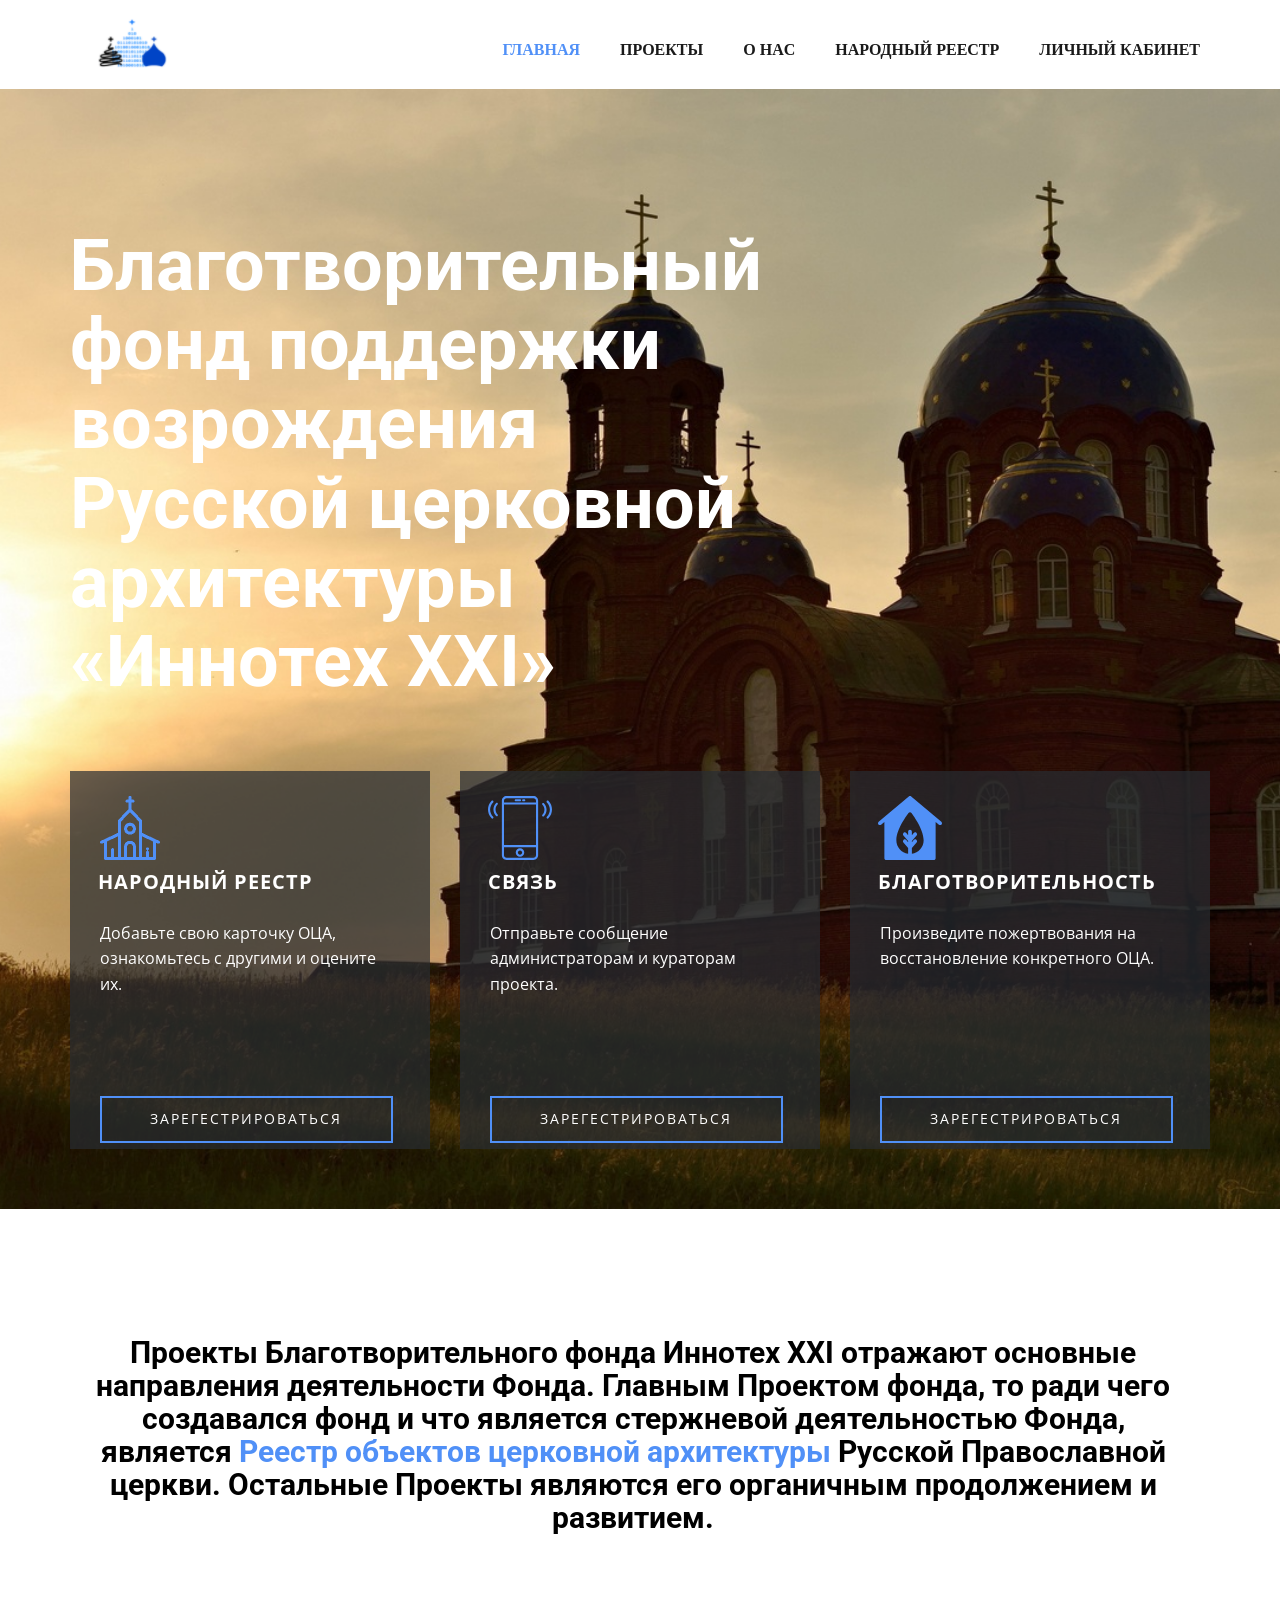
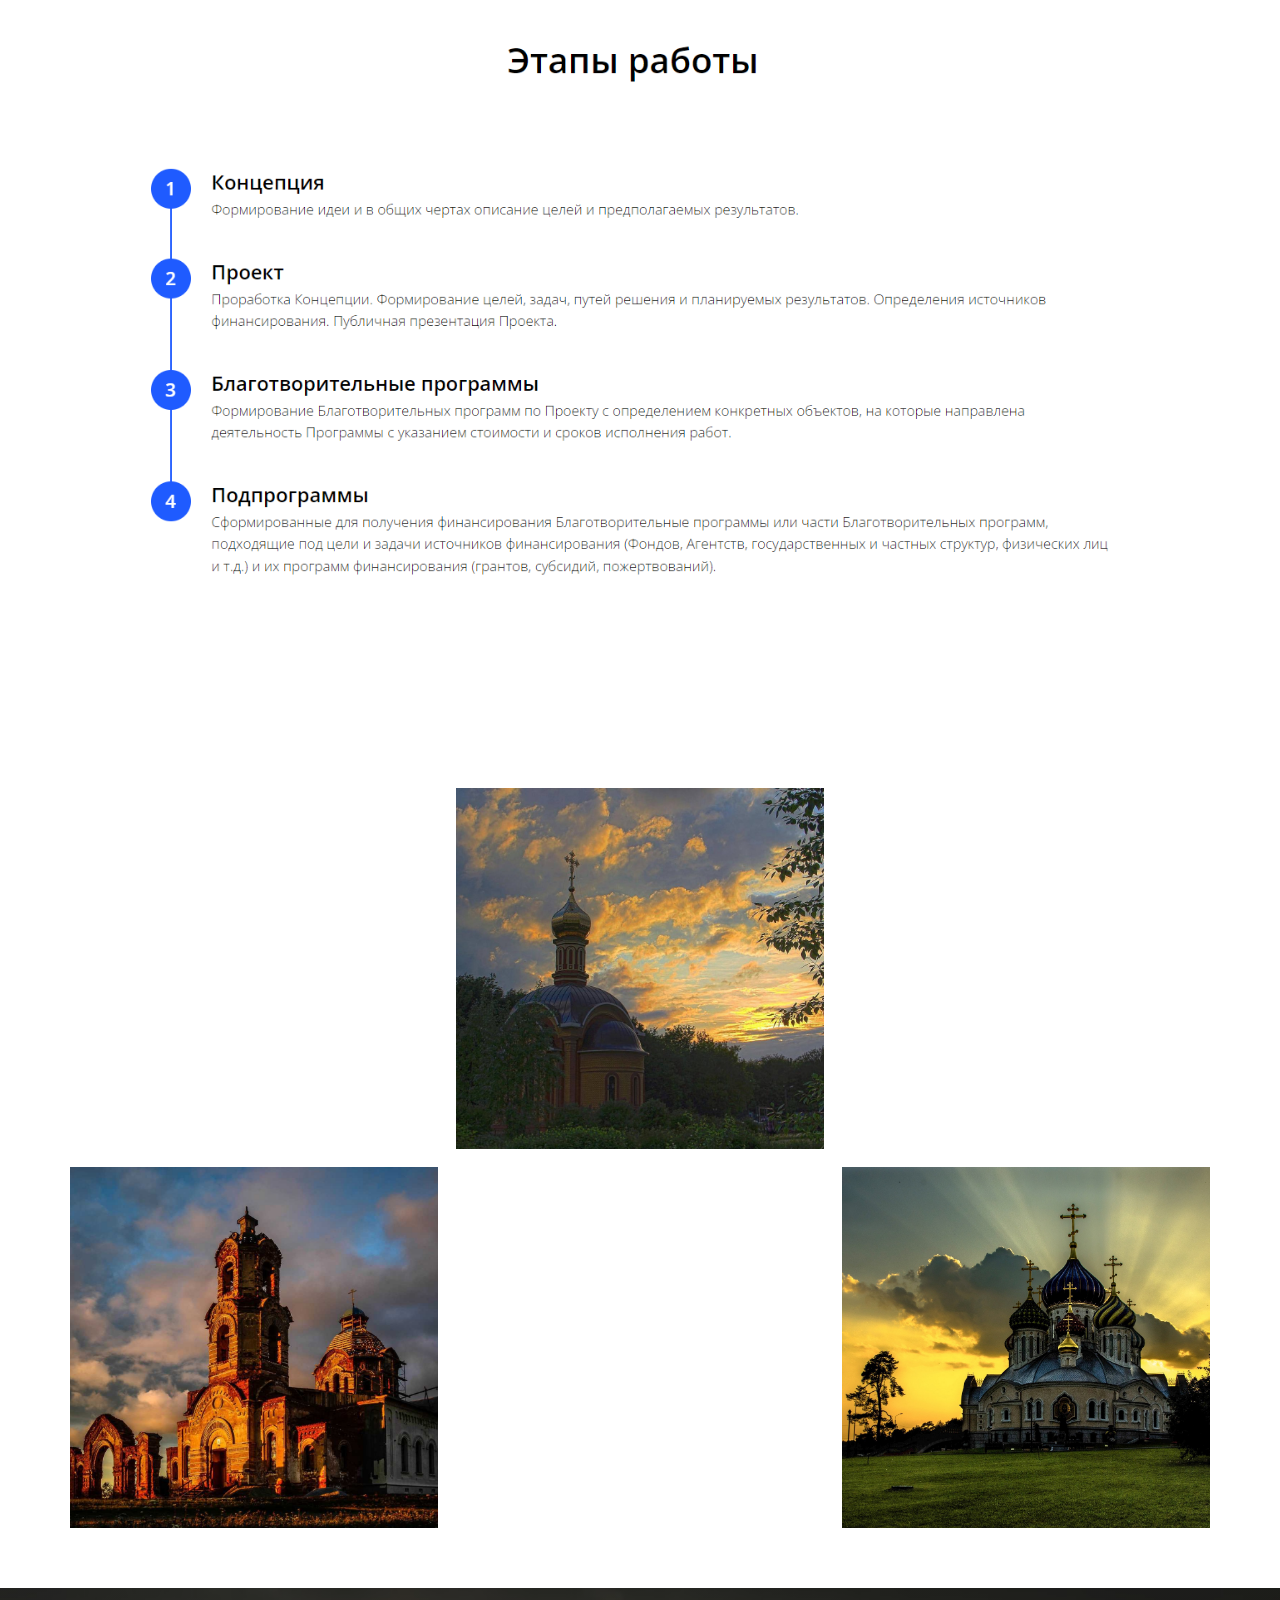
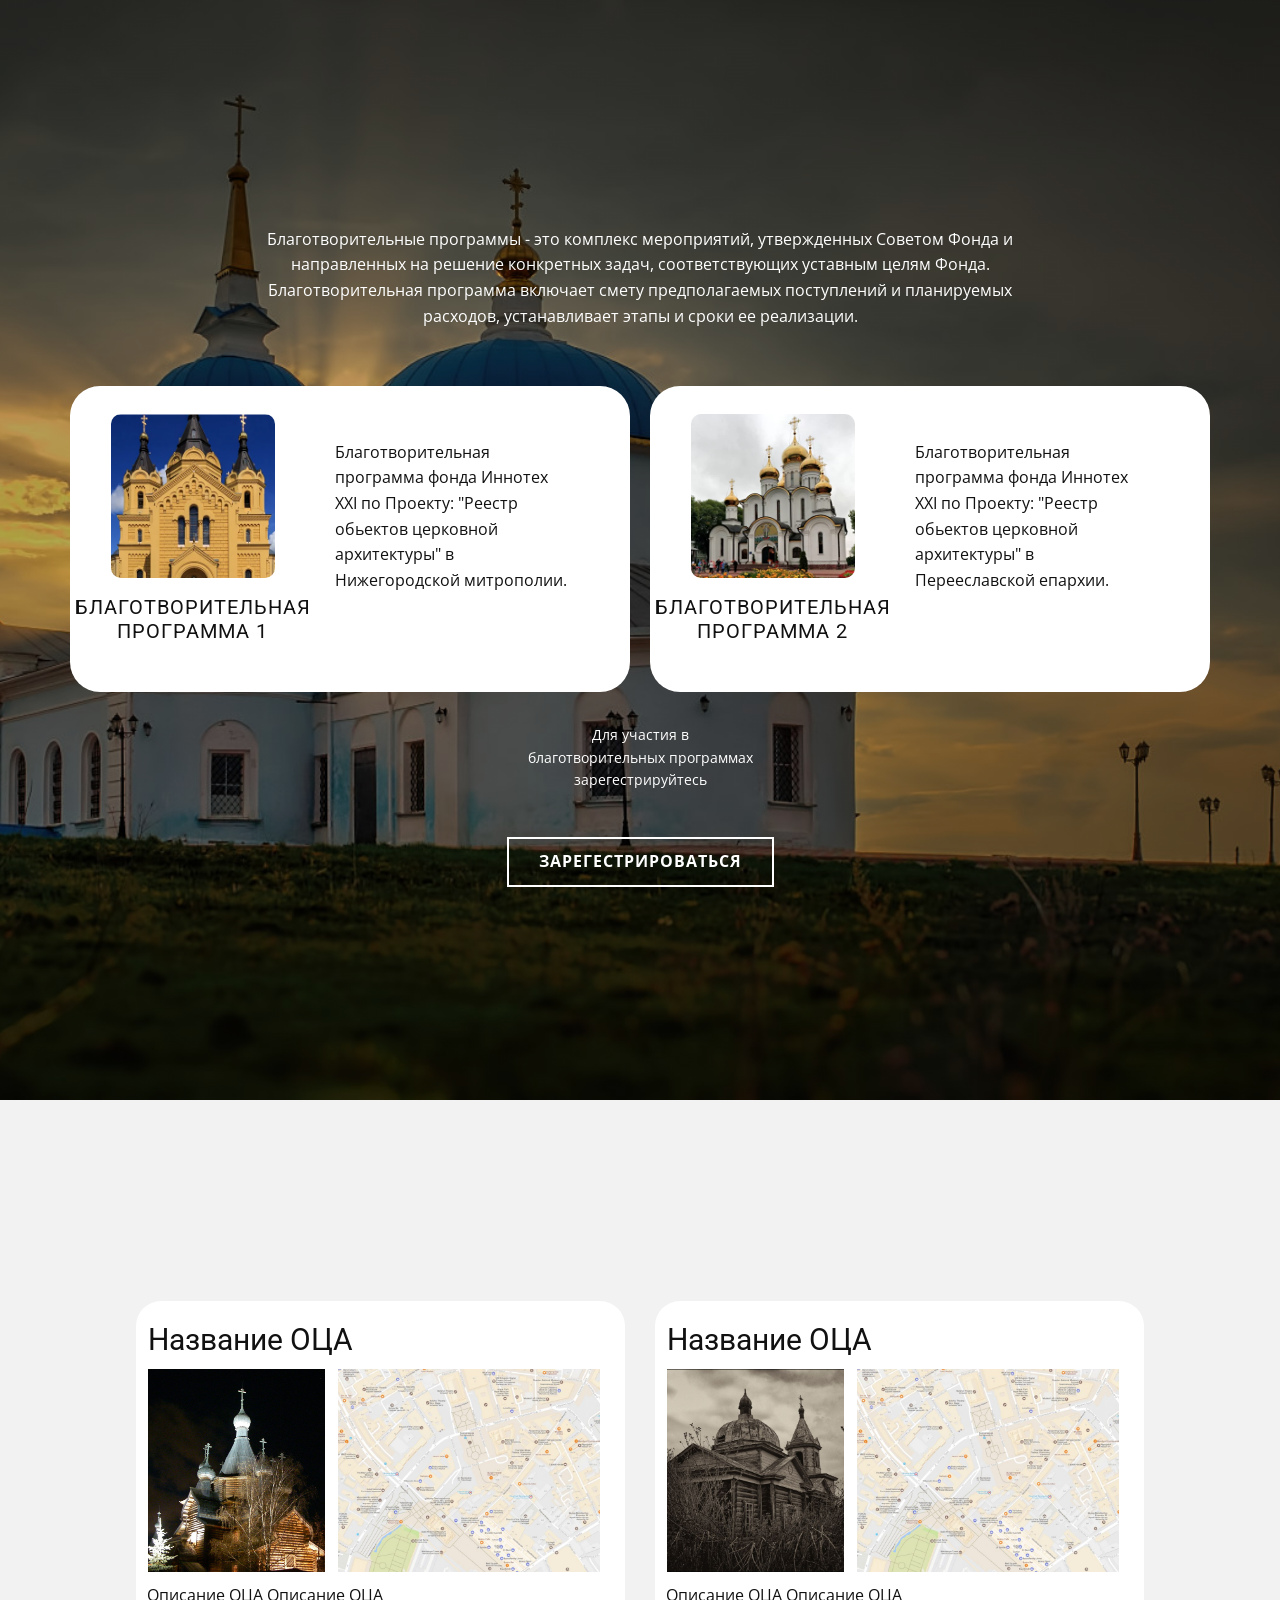
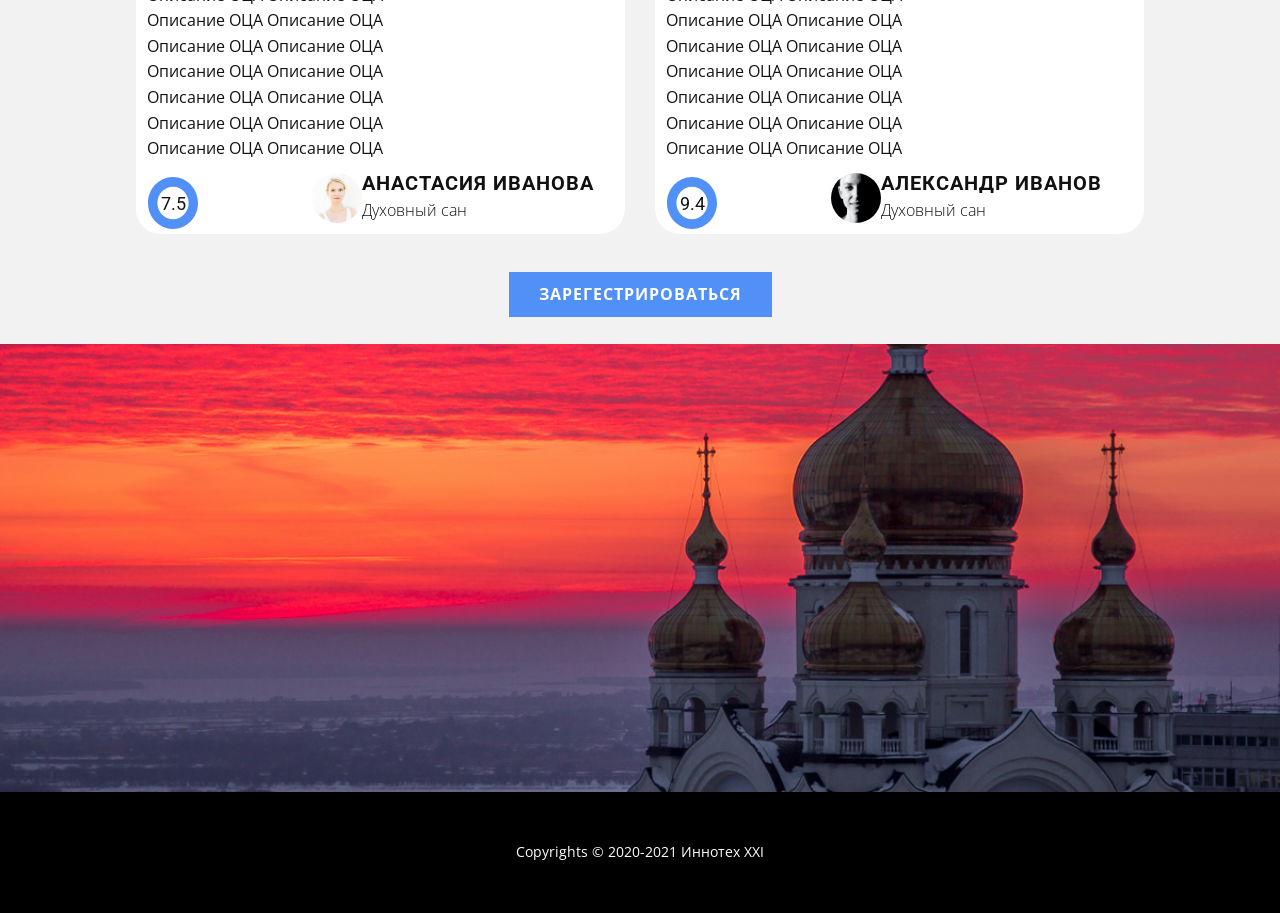
<file: index.html>
<!DOCTYPE html>
<html style="font-size: 16px;">
  <head>
    <meta name="viewport" content="width=device-width, initial-scale=1.0">
    <meta charset="utf-8">
    <meta name="keywords" content="​Thoughtful, collaborative and insightful, ​Creates Unique Design and Construction According to Clients’ Needs, ​Wood Truss Systems, Responsive Pricing​ Table, $ 30, $ 60, Building Company, Read what our customers say">
    <meta name="description" content="">
    <meta name="page_type" content="np-template-header-footer-from-plugin">
    <title>Главная</title>
    <link rel="stylesheet" href="nicepage.css" media="screen">ре
<link rel="stylesheet" href="Главная.css" media="screen">
    <script class="u-script" type="text/javascript" src="jquery.js" defer=""></script>
    <script class="u-script" type="text/javascript" src="nicepage.js" defer=""></script>
    <meta name="generator" content="Nicepage 4.3.3, nicepage.com">
    <link id="u-theme-google-font" rel="stylesheet" href="https://fonts.googleapis.com/css?family=Roboto:100,100i,300,300i,400,400i,500,500i,700,700i,900,900i|Open+Sans:300,300i,400,400i,600,600i,700,700i,800,800i">
    <link id="u-page-google-font" rel="stylesheet" href="https://fonts.googleapis.com/css?family=Open+Sans:300,300i,400,400i,600,600i,700,700i,800,800i|Roboto:100,100i,300,300i,400,400i,500,500i,700,700i,900,900i">
    
    
    
    
    
    
    
    <script type="application/ld+json">{
		"@context": "http://schema.org",
		"@type": "Organization",
		"name": "",
		"logo": "images/2022-01-26_18-35-27.png"
}</script>
    <meta name="theme-color" content="#5090f7">
    <meta property="og:title" content="Главная">
    <meta property="og:type" content="website">
  </head>
  <body data-home-page="Главная.html" data-home-page-title="Главная" class="u-body u-overlap"><header class="u-align-center-xs u-clearfix u-header u-white u-header" id="sec-75b6"><div class="u-clearfix u-sheet u-sheet-1">
        <a href="https://nicepage.one" class="u-image u-logo u-image-1" data-image-width="120" data-image-height="59">
          <img src="images/2022-01-26_18-35-27.png" class="u-logo-image u-logo-image-1">
        </a>
        <nav class="u-align-left u-menu u-menu-dropdown u-nav-spacing-25 u-offcanvas u-menu-1" data-responsive-from="LG">
          <div class="menu-collapse" style="font-weight: 700; text-transform: uppercase;">
            <a class="u-button-style u-custom-text-active-color u-custom-text-hover-color u-nav-link" href="#" style="padding: 4px 0px; font-size: calc(1em + 8px);">
              <svg class="u-svg-link" preserveAspectRatio="xMidYMin slice" viewBox="0 0 302 302" style=""><use xmlns:xlink="http://www.w3.org/1999/xlink" xlink:href="#svg-7b92"></use></svg>
              <svg xmlns="http://www.w3.org/2000/svg" xmlns:xlink="http://www.w3.org/1999/xlink" version="1.1" id="svg-7b92" x="0px" y="0px" viewBox="0 0 302 302" style="enable-background:new 0 0 302 302;" xml:space="preserve" class="u-svg-content"><g><rect y="36" width="302" height="30"></rect><rect y="236" width="302" height="30"></rect><rect y="136" width="302" height="30"></rect>
</g><g></g><g></g><g></g><g></g><g></g><g></g><g></g><g></g><g></g><g></g><g></g><g></g><g></g><g></g><g></g></svg>
            </a>
          </div>
          <div class="u-custom-menu u-nav-container">
            <ul class="u-nav u-spacing-20 u-unstyled u-nav-1"><li class="u-nav-item"><a class="u-border-active-palette-1-base u-border-hover-palette-1-base u-button-style u-nav-link u-text-active-palette-1-base u-text-grey-90 u-text-hover-palette-1-light-1" href="Главная.html" style="padding: 10px;">Главная</a>
</li><li class="u-nav-item"><a class="u-border-active-palette-1-base u-border-hover-palette-1-base u-button-style u-nav-link u-text-active-palette-1-base u-text-grey-90 u-text-hover-palette-1-light-1" href="https://templerevival.com/projects" target="_blank" style="padding: 10px;">Проекты</a>
</li><li class="u-nav-item"><a class="u-border-active-palette-1-base u-border-hover-palette-1-base u-button-style u-nav-link u-text-active-palette-1-base u-text-grey-90 u-text-hover-palette-1-light-1" href="https://templerevival.com/found_organization" target="_blank" style="padding: 10px;">О нac</a>
</li><li class="u-nav-item"><a class="u-border-active-palette-1-base u-border-hover-palette-1-base u-button-style u-nav-link u-text-active-palette-1-base u-text-grey-90 u-text-hover-palette-1-light-1" style="padding: 10px;">народный реестр</a>
</li><li class="u-nav-item"><a class="u-border-active-palette-1-base u-border-hover-palette-1-base u-button-style u-nav-link u-text-active-palette-1-base u-text-grey-90 u-text-hover-palette-1-light-1" href="index.php" style="padding: 10px;">Личный Кабинет</a>
</li></ul>
          </div>
          <div class="u-custom-menu u-nav-container-collapse">
            <div class="u-align-center u-black u-container-style u-inner-container-layout u-opacity u-opacity-95 u-sidenav">
              <div class="u-inner-container-layout u-sidenav-overflow">
                <div class="u-menu-close"></div>
                <ul class="u-align-center u-nav u-popupmenu-items u-unstyled u-nav-2"><li class="u-nav-item"><a class="u-button-style u-nav-link" href="Главная.html" style="padding: 10px;">Главная</a>
</li><li class="u-nav-item"><a class="u-button-style u-nav-link" href="https://templerevival.com/projects" target="_blank" style="padding: 10px;">Проекты</a>
</li><li class="u-nav-item"><a class="u-button-style u-nav-link" href="https://templerevival.com/found_organization" target="_blank" style="padding: 10px;">О нac</a>
</li><li class="u-nav-item"><a class="u-button-style u-nav-link" style="padding: 10px;">народный реестр</a>
</li><li class="u-nav-item"><a class="u-button-style u-nav-link" href="index.php" style="padding: 10px;">Личный Кабинет</a>
</li></ul>
              </div>
            </div>
            <div class="u-black u-menu-overlay u-opacity u-opacity-70"></div>
          </div>
        </nav>
      </div></header>
    <section class="u-align-left u-clearfix u-image u-uploaded-video u-section-1" id="carousel_a69a" data-image-width="2560" data-image-height="1600">
      <div class="u-clearfix u-sheet u-sheet-1">
        <h2 class="u-text u-text-white u-text-1" data-animation-name="fadeIn" data-animation-duration="2000" data-animation-direction="Down"> Благотвор​ительный фонд поддержки возрождения Русской церковной архитектуры «Иннотех XXI»&nbsp;</h2>
        <div class="u-expanded-width u-list u-list-1">
          <div class="u-repeater u-repeater-1">
            <div class="u-container-style u-list-item u-opacity u-opacity-70 u-palette-5-dark-3 u-repeater-item u-list-item-1" data-animation-name="fadeIn" data-animation-duration="2000" data-animation-direction="">
              <div class="u-container-layout u-similar-container u-container-layout-1"><span class="u-file-icon u-icon u-text-palette-1-base u-icon-1"><img src="images/2.png" alt=""></span>
                <h4 class="u-custom-font u-font-open-sans u-text u-text-2">НАРОДНЫЙ РЕЕСТР</h4>
                <p class="u-text u-text-3">Добавьте свою карточку ОЦА, ознакомьтесь с другими и оцените их.<br>
                </p>
                <a href="" class="u-border-2 u-border-palette-1-base u-btn u-btn-rectangle u-button-style u-none u-text-body-alt-color u-btn-1">Зарегестрироваться</a>
              </div>
            </div>
            <div class="u-container-style u-list-item u-opacity u-opacity-70 u-palette-5-dark-3 u-repeater-item u-video-cover u-list-item-2" data-animation-name="fadeIn" data-animation-duration="2000" data-animation-direction="">
              <div class="u-container-layout u-similar-container u-container-layout-2"><span class="u-icon u-text-palette-1-base u-icon-2"><svg class="u-svg-link" preserveAspectRatio="xMidYMin slice" viewBox="0 0 60 60" style=""><use xmlns:xlink="http://www.w3.org/1999/xlink" xlink:href="#svg-b1ee"></use></svg><svg class="u-svg-content" viewBox="0 0 60 60" x="0px" y="0px" id="svg-b1ee" style="enable-background:new 0 0 60 60;"><g><path d="M42.595,0H17.405C14.977,0,13,1.977,13,4.405v51.189C13,58.023,14.977,60,17.405,60h25.189C45.023,60,47,58.023,47,55.595
		V4.405C47,1.977,45.023,0,42.595,0z M15,8h30v38H15V8z M17.405,2h25.189C43.921,2,45,3.079,45,4.405V6H15V4.405
		C15,3.079,16.079,2,17.405,2z M42.595,58H17.405C16.079,58,15,56.921,15,55.595V48h30v7.595C45,56.921,43.921,58,42.595,58z"></path><path d="M30,49c-2.206,0-4,1.794-4,4s1.794,4,4,4s4-1.794,4-4S32.206,49,30,49z M30,55c-1.103,0-2-0.897-2-2s0.897-2,2-2
		s2,0.897,2,2S31.103,55,30,55z"></path><path d="M26,5h4c0.553,0,1-0.447,1-1s-0.447-1-1-1h-4c-0.553,0-1,0.447-1,1S25.447,5,26,5z"></path><path d="M33,5h1c0.553,0,1-0.447,1-1s-0.447-1-1-1h-1c-0.553,0-1,0.447-1,1S32.447,5,33,5z"></path><path d="M56.612,4.569c-0.391-0.391-1.023-0.391-1.414,0s-0.391,1.023,0,1.414c3.736,3.736,3.736,9.815,0,13.552
		c-0.391,0.391-0.391,1.023,0,1.414c0.195,0.195,0.451,0.293,0.707,0.293s0.512-0.098,0.707-0.293
		C61.128,16.434,61.128,9.085,56.612,4.569z"></path><path d="M52.401,6.845c-0.391-0.391-1.023-0.391-1.414,0s-0.391,1.023,0,1.414c1.237,1.237,1.918,2.885,1.918,4.639
		s-0.681,3.401-1.918,4.638c-0.391,0.391-0.391,1.023,0,1.414c0.195,0.195,0.451,0.293,0.707,0.293s0.512-0.098,0.707-0.293
		c1.615-1.614,2.504-3.764,2.504-6.052S54.017,8.459,52.401,6.845z"></path><path d="M4.802,5.983c0.391-0.391,0.391-1.023,0-1.414s-1.023-0.391-1.414,0c-4.516,4.516-4.516,11.864,0,16.38
		c0.195,0.195,0.451,0.293,0.707,0.293s0.512-0.098,0.707-0.293c0.391-0.391,0.391-1.023,0-1.414
		C1.065,15.799,1.065,9.72,4.802,5.983z"></path><path d="M9.013,6.569c-0.391-0.391-1.023-0.391-1.414,0c-1.615,1.614-2.504,3.764-2.504,6.052s0.889,4.438,2.504,6.053
		c0.195,0.195,0.451,0.293,0.707,0.293s0.512-0.098,0.707-0.293c0.391-0.391,0.391-1.023,0-1.414
		c-1.237-1.237-1.918-2.885-1.918-4.639S7.775,9.22,9.013,7.983C9.403,7.593,9.403,6.96,9.013,6.569z"></path>
</g></svg></span>
                <h4 class="u-custom-font u-font-open-sans u-text u-text-4">СВЯЗЬ</h4>
                <p class="u-text u-text-5">Отправьте сообщение администраторам и кураторам проекта.</p>
                <a href="" class="u-border-2 u-border-palette-1-base u-btn u-btn-rectangle u-button-style u-text-body-alt-color u-btn-2">ЗАРЕГЕСТРИРОВАТЬСЯ</a>
              </div>
            </div>
            <div class="u-container-style u-list-item u-opacity u-opacity-70 u-palette-5-dark-3 u-repeater-item u-video-cover u-list-item-3" data-animation-name="fadeIn" data-animation-duration="2000" data-animation-direction="">
              <div class="u-container-layout u-similar-container u-container-layout-3"><span class="u-icon u-text-palette-1-base u-icon-3"><svg class="u-svg-link" preserveAspectRatio="xMidYMin slice" viewBox="0 0 512 512" style=""><use xmlns:xlink="http://www.w3.org/1999/xlink" xlink:href="#svg-9072"></use></svg><svg xmlns="http://www.w3.org/2000/svg" xmlns:xlink="http://www.w3.org/1999/xlink" version="1.1" xml:space="preserve" class="u-svg-content" viewBox="0 0 512 512" x="0px" y="0px" id="svg-9072" style="enable-background:new 0 0 512 512;"><g><g><path d="M506.662,206.473l-241-202.947c-5.584-4.701-13.74-4.701-19.324,0l-241,202.947c-6.337,5.336-7.147,14.799-1.812,21.136    c5.335,6.337,14.798,7.147,21.136,1.812L51,207.241V497c0,8.284,6.716,15,15,15h380c8.284,0,15-6.716,15-15V207.241l26.338,22.179    c6.338,5.337,15.802,4.523,21.136-1.812C513.809,221.272,512.999,211.809,506.662,206.473z M271,461.137V415.96l37.664-44.838    c5.328-6.343,4.506-15.805-1.838-21.133c-6.343-5.33-15.804-4.507-21.133,1.838L271,369.319v-8.917l37.664-44.839    c5.329-6.343,4.506-15.805-1.838-21.133c-6.343-5.33-15.806-4.507-21.133,1.838L271,313.76v-28.403c0-8.284-6.716-15-15-15    s-15,6.716-15,15v28.403l-14.693-17.492c-5.328-6.344-14.791-7.166-21.133-1.838c-6.344,5.328-7.167,14.79-1.838,21.133    L241,360.402v8.917l-14.693-17.492c-5.328-6.343-14.791-7.166-21.133-1.838c-6.344,5.328-7.166,14.79-1.838,21.133L241,415.96    v45.177c-53.122-7.321-94.167-52.939-94.167-107.957c0-90.443,93.331-212.077,97.305-217.211c5.997-7.749,17.722-7.757,23.725,0    c3.974,5.134,97.305,126.768,97.305,217.211C365.167,408.198,324.122,453.816,271,461.137z"></path>
</g>
</g></svg></span>
                <h4 class="u-custom-font u-font-open-sans u-text u-text-6">благотворительность</h4>
                <p class="u-text u-text-7">Произведите пожертвования на восстановление конкретного ОЦА.<br>
                  <br>
                </p>
                <a href="" class="u-border-2 u-border-palette-1-base u-btn u-btn-rectangle u-button-style u-text-body-alt-color u-btn-3">ЗАРЕГЕСТРИРОВАТЬСЯ</a>
              </div>
            </div>
          </div>
        </div>
      </div>
    </section>
    <section class="u-clearfix u-white u-section-2" id="sec-bcf9">
      <div class="u-clearfix u-sheet u-sheet-1">
        <div class="u-clearfix u-expanded-width u-gutter-30 u-layout-wrap u-layout-wrap-1">
          <div class="u-layout">
            <div class="u-layout-row">
              <div class="u-size-60">
                <div class="u-layout-col">
                  <div class="u-align-center u-container-style u-layout-cell u-size-60 u-layout-cell-1">
                    <div class="u-container-layout u-container-layout-1">
                      <h2 class="u-text u-text-black u-text-1"> Проекты Благотворительного фонда Иннотех XXI отражают основные направления деятельности Фонда. Главным Проектом фонда, то ради чего создавался фонд и что является стержневой деятельностью Фонда, является&nbsp;<a href="https://templerevival.com/about_found" class="u-active-none u-border-none u-btn u-button-link u-button-style u-hover-none u-none u-text-palette-1-base u-btn-1">Реестр объектов церковной архитектуры</a>&nbsp;Русской Православной церкви. Остальные Проекты являются его органичным продолжением и развитием.
                      </h2>
                      <img class="u-expanded-width u-image u-image-default u-image-1" src="images/2022-01-26_18-38-52.png" alt="" data-image-width="1395" data-image-height="783">
                    </div>
                  </div>
                </div>
              </div>
            </div>
          </div>
        </div>
      </div>
    </section>
    <section class="u-align-center u-clearfix u-white u-section-3" id="carousel_03b4">
      <div class="u-clearfix u-sheet u-valign-top-md u-valign-top-sm u-valign-top-xs u-sheet-1">
        <h2 class="u-text u-text-1" data-animation-name="fadeIn" data-animation-duration="2000" data-animation-direction="">Проекты </h2>
        <div class="u-clearfix u-expanded-width u-gutter-18 u-layout-wrap u-layout-wrap-1">
          <div class="u-layout">
            <div class="u-layout-col">
              <div class="u-size-30">
                <div class="u-layout-row">
                  <div class="u-align-center u-container-style u-layout-cell u-left-cell u-palette-1-base u-shape-rectangle u-size-20 u-layout-cell-1" data-animation-name="fadeIn" data-animation-duration="2000" data-animation-direction="">
                    <div class="u-container-layout u-container-layout-1">
                      <h3 class="u-text u-text-default u-text-2">Реестр обьектов русской церковной архитектуры</h3>
                      <p class="u-text u-text-3">Благотворительный проект Благотворительного фонда поддержки возрождения русской церковной архитектуры "Иннотех ХХI" - Реестр обьектов русской церковной архитектуры...</p>
                    </div>
                  </div>
                  <div class="u-container-style u-image u-layout-cell u-size-20 u-image-1" data-image-width="1024" data-image-height="1024">
                    <div class="u-container-layout u-container-layout-2"></div>
                  </div>
                  <div class="u-align-center u-container-style u-layout-cell u-palette-1-base u-right-cell u-size-20 u-layout-cell-3" data-animation-name="fadeIn" data-animation-duration="2000" data-animation-direction="">
                    <div class="u-container-layout u-container-layout-3">
                      <h3 class="u-text u-text-body-alt-color u-text-default u-text-4">уникальные церкви россии</h3>
                      <p class="u-text u-text-white u-text-5"> Благотворительный проект Благотворительного фонда поддержки возрождения русской церковной архитектуры "Иннотех ХХI" - Уникальные церкви России. Мультимедиа проект.</p>
                    </div>
                  </div>
                </div>
              </div>
              <div class="u-size-30">
                <div class="u-layout-row">
                  <div class="u-container-style u-image u-layout-cell u-left-cell u-size-20 u-image-2" data-image-width="1600" data-image-height="1060">
                    <div class="u-container-layout u-container-layout-4"></div>
                  </div>
                  <div class="u-align-center u-container-style u-layout-cell u-size-20 u-white u-layout-cell-5" data-animation-name="fadeIn" data-animation-duration="2000" data-animation-direction="">
                    <div class="u-container-layout u-valign-middle u-container-layout-5">
                      <h3 class="u-text u-text-default u-text-6">СПАСИ И СОХРАНИ</h3>
                      <p class="u-text u-text-7"> Благотворительный проект Благотворительного фонда поддержки возрождения русской церковной архитектуры "Иннотех ХХI" - Спаси и Сохрани. Исчезающие уникальные храмы России.</p>
                    </div>
                  </div>
                  <div class="u-container-style u-image u-layout-cell u-right-cell u-size-20 u-image-3" data-image-width="1600" data-image-height="1091">
                    <div class="u-container-layout u-container-layout-6"></div>
                  </div>
                </div>
              </div>
            </div>
          </div>
        </div>
      </div>
    </section>
    <section class="u-align-center u-clearfix u-image u-shading u-section-4" src="" id="carousel_f3b4" data-image-width="1400" data-image-height="907">
      <div class="u-clearfix u-sheet u-sheet-1">
        <h1 class="u-text u-text-1" data-animation-name="fadeIn" data-animation-duration="2000" data-animation-direction=""> Благотворительные программы</h1>
        <p class="u-text u-text-2"> Благотворительные программы - это комплекс мероприятий, утвержденных Советом Фонда и направленных на решение конкретных задач, соответствующих уставным целям Фонда.<br>Благотворительная программа включает смету предполагаемых поступлений и планируемых расходов, устанавливает этапы и сроки ее реализации.
        </p>
        <div class="u-expanded-width u-list u-list-1">
          <div class="u-repeater u-repeater-1">
            <div class="u-container-style u-list-item u-radius-30 u-repeater-item u-shape-round u-white u-list-item-1">
              <div class="u-container-layout u-similar-container u-container-layout-1">
                <img alt="" class="u-image u-image-round u-radius-10 u-image-1" data-image-width="558" data-image-height="364" src="images/2022-01-26_18-50-13.png">
                <p class="u-align-left u-text u-text-3">
                  <br>Благотворительная программа фонда Иннотех XXI по Проекту: "Реестр обьектов церковной архитектуры" в Нижегородской митрополии.
                </p>
                <h4 class="u-align-center u-text u-text-4">
                  <br>БЛАГОТВОРИТЕЛЬНАЯ ПРОГРАММА 1
                </h4>
              </div>
            </div>
            <div class="u-align-center u-container-style u-list-item u-radius-30 u-repeater-item u-shape-round u-video-cover u-white">
              <div class="u-container-layout u-similar-container u-container-layout-2">
                <img alt="" class="u-image u-image-round u-radius-10 u-image-2" data-image-width="554" data-image-height="360" src="images/2022-01-26_18-50-25.png">
                <p class="u-align-left u-text u-text-5">
                  <br>Благотворительная программа фонда Иннотех XXI по Проекту: "Реестр обьектов церковной архитектуры" в Перееславской епархии.
                </p>
                <h4 class="u-align-center u-text u-text-6">
                  <br>БЛАГОТВОРИТЕЛЬНАЯ ПРОГРАММА 2<br>
                </h4>
              </div>
            </div>
          </div>
        </div>
        <p class="u-text u-text-7">Для участия в благотворительных программах зарегестрируйтесь</p>
        <a href="" class="u-border-2 u-border-white u-btn u-btn-rectangle u-button-style u-btn-1">Зарегестрироваться</a>
      </div>
    </section>
    <section class="u-align-center u-clearfix u-grey-5 u-section-5" id="carousel_e9b4">
      <div class="u-clearfix u-sheet u-sheet-1">
        <h2 class="u-text u-text-1" data-animation-name="fadeIn" data-animation-duration="2000" data-animation-direction="">НАРОДНЫЙ РЕЕСТР</h2>
        <div class="u-expanded-width-lg u-expanded-width-md u-expanded-width-sm u-expanded-width-xs u-layout-grid u-list u-list-1">
          <div class="u-repeater u-repeater-1">
            <div class="u-align-left u-container-style u-list-item u-radius-25 u-repeater-item u-shape-round u-white u-list-item-1">
              <div class="u-container-layout u-similar-container u-container-layout-1">
                <h3 class="u-text u-text-2">Название ОЦА</h3>
                <img class="u-image u-image-default u-image-1" src="images/1817938999-2-1.jpg" alt="" data-image-width="800" data-image-height="785">
                <img class="u-image u-image-default u-image-2" src="images/maps_1490009592-1280x640.jpg" alt="" data-image-width="1280" data-image-height="640">
                <p class="u-text u-text-3">Описание ОЦА&nbsp;Описание ОЦА&nbsp;<br>Описание ОЦА&nbsp;Описание ОЦА&nbsp;<br>Описание ОЦА&nbsp;Описание ОЦА&nbsp;<br>Описание ОЦА&nbsp;Описание ОЦА<br>Описание ОЦА&nbsp;Описание ОЦА&nbsp;<br>Описание ОЦА&nbsp;Описание ОЦА&nbsp;<br>Описание ОЦА&nbsp;Описание ОЦА<br>
                </p>
                <h5 class="u-text u-text-4">анастасия иванова</h5>
                <div alt="" class="u-image u-image-circle u-image-3" data-image-width="494" data-image-height="750"></div>
                <div class="u-shape u-shape-svg u-text-palette-1-base u-shape-1">
                  <svg class="u-svg-link" preserveAspectRatio="none" viewBox="0 0 160 160" style=""><use xmlns:xlink="http://www.w3.org/1999/xlink" xlink:href="#svg-b70f"></use></svg>
                  <svg class="u-svg-content" viewBox="0 0 160 160" x="0px" y="0px" id="svg-b70f" style="enable-background:new 0 0 160 160;"><path d="M80,30c27.6,0,50,22.4,50,50s-22.4,50-50,50s-50-22.4-50-50S52.4,30,80,30 M80,0C35.8,0,0,35.8,0,80s35.8,80,80,80
	s80-35.8,80-80S124.2,0,80,0L80,0z"></path></svg>
                </div>
                <h3 class="u-text u-text-5">7.5</h3>
                <h5 class="u-custom-font u-text u-text-font u-text-6">Духовный сан</h5>
              </div>
            </div>
            <div class="u-align-left u-container-style u-list-item u-radius-25 u-repeater-item u-shape-round u-white u-list-item-2">
              <div class="u-container-layout u-similar-container u-container-layout-2">
                <h3 class="u-text u-text-7">Название ОЦА</h3>
                <img class="u-image u-image-default u-image-4" src="images/54098_orig.jpg" alt="" data-image-width="900" data-image-height="622">
                <img class="u-image u-image-default u-image-5" src="images/maps_1490009592-1280x640.jpg" alt="" data-image-width="1280" data-image-height="640">
                <p class="u-text u-text-8"> Описание ОЦА&nbsp;Описание ОЦА&nbsp;<br>Описание ОЦА&nbsp;Описание ОЦА&nbsp;<br>Описание ОЦА&nbsp;Описание ОЦА&nbsp;<br>Описание ОЦА&nbsp;Описание ОЦА&nbsp;<br>Описание ОЦА&nbsp;Описание ОЦА&nbsp;<br>Описание ОЦА&nbsp;Описание ОЦА&nbsp;<br>Описание ОЦА&nbsp;Описание ОЦА&nbsp;<br>
                </p>
                <h5 class="u-text u-text-9">александр иванов</h5>
                <div alt="" class="u-image u-image-circle u-image-6" data-image-width="1000" data-image-height="1500"></div>
                <div class="u-shape u-shape-svg u-text-palette-1-base u-shape-2">
                  <svg class="u-svg-link" preserveAspectRatio="none" viewBox="0 0 160 160" style=""><use xmlns:xlink="http://www.w3.org/1999/xlink" xlink:href="#svg-b70f"></use></svg>
                  <svg class="u-svg-content" viewBox="0 0 160 160" x="0px" y="0px" id="svg-b70f" style="enable-background:new 0 0 160 160;"><path d="M80,30c27.6,0,50,22.4,50,50s-22.4,50-50,50s-50-22.4-50-50S52.4,30,80,30 M80,0C35.8,0,0,35.8,0,80s35.8,80,80,80
	s80-35.8,80-80S124.2,0,80,0L80,0z"></path></svg>
                </div>
                <h3 class="u-text u-text-10">9.4</h3>
                <h5 class="u-custom-font u-text u-text-font u-text-11">Духовный сан</h5>
              </div>
            </div>
          </div>
        </div>
        <a href="" class="u-border-none u-btn u-button-style u-palette-1-base u-btn-1">ЗАРЕГЕСТРИРОВАТЬСЯ</a>
      </div>
    </section>
    <section class="u-align-center u-clearfix u-image u-section-6" id="carousel_41a4" data-image-width="1200" data-image-height="800">
      <div class="u-clearfix u-sheet u-valign-middle-xs u-sheet-1">
        <div class="u-clearfix u-gutter-20 u-layout-wrap u-layout-wrap-1">
          <div class="u-layout">
            <div class="u-layout-col">
              <div class="u-size-60">
                <div class="u-layout-row">
                  <div class="u-align-center u-black u-container-style u-layout-cell u-left-cell u-opacity u-opacity-50 u-size-20 u-layout-cell-1" data-animation-name="fadeIn" data-animation-duration="1000" data-animation-direction="">
                    <div class="u-container-layout u-container-layout-1"><span class="u-icon u-icon-circle u-text-palette-1-base u-icon-1"><svg class="u-svg-link" preserveAspectRatio="xMidYMin slice" viewBox="0 0 60 60" style=""><use xmlns:xlink="http://www.w3.org/1999/xlink" xlink:href="#svg-851e"></use></svg><svg id="svg-851e" x="0px" y="0px" viewBox="0 0 60 60" style="enable-background:new 0 0 60 60;" class="u-svg-content"><g><path d="M30,26c3.86,0,7-3.141,7-7s-3.14-7-7-7s-7,3.141-7,7S26.14,26,30,26z M30,14c2.757,0,5,2.243,5,5s-2.243,5-5,5
		s-5-2.243-5-5S27.243,14,30,14z"></path><path d="M29.823,54.757L45.164,32.6c5.754-7.671,4.922-20.28-1.781-26.982C39.761,1.995,34.945,0,29.823,0
		s-9.938,1.995-13.56,5.617c-6.703,6.702-7.535,19.311-1.804,26.952L29.823,54.757z M17.677,7.031C20.922,3.787,25.235,2,29.823,2
		s8.901,1.787,12.146,5.031c6.05,6.049,6.795,17.437,1.573,24.399L29.823,51.243L16.082,31.4
		C10.882,24.468,11.628,13.08,17.677,7.031z"></path><path d="M42.117,43.007c-0.55-0.067-1.046,0.327-1.11,0.876s0.328,1.046,0.876,1.11C52.399,46.231,58,49.567,58,51.5
		c0,2.714-10.652,6.5-28,6.5S2,54.214,2,51.5c0-1.933,5.601-5.269,16.117-6.507c0.548-0.064,0.94-0.562,0.876-1.11
		c-0.065-0.549-0.561-0.945-1.11-0.876C7.354,44.247,0,47.739,0,51.5C0,55.724,10.305,60,30,60s30-4.276,30-8.5
		C60,47.739,52.646,44.247,42.117,43.007z"></path>
</g><g></g><g></g><g></g><g></g><g></g><g></g><g></g><g></g><g></g><g></g><g></g><g></g><g></g><g></g><g></g></svg></span>
                      <h5 class="u-text u-text-1">АДРЕСС</h5>
                      <p class="u-text u-text-2"> 119 017, Москва, Пыжевский пер.,<br>дом 5, стр 1 оф. 212
                      </p>
                    </div>
                  </div>
                  <div class="u-align-center u-black u-container-style u-layout-cell u-opacity u-opacity-45 u-shape-rectangle u-size-20 u-layout-cell-2" data-animation-name="fadeIn" data-animation-duration="2000" data-animation-direction="">
                    <div class="u-container-layout u-container-layout-2"><span class="u-icon u-icon-circle u-text-palette-1-base u-icon-2"><svg class="u-svg-link" preserveAspectRatio="xMidYMin slice" viewBox="0 0 60 60" style=""><use xmlns:xlink="http://www.w3.org/1999/xlink" xlink:href="#svg-8ae9"></use></svg><svg id="svg-8ae9" x="0px" y="0px" viewBox="0 0 60 60" style="enable-background:new 0 0 60 60;" class="u-svg-content"><g><path d="M42.595,0H17.405C14.977,0,13,1.977,13,4.405v51.189C13,58.023,14.977,60,17.405,60h25.189C45.023,60,47,58.023,47,55.595
		V4.405C47,1.977,45.023,0,42.595,0z M15,8h30v38H15V8z M17.405,2h25.189C43.921,2,45,3.079,45,4.405V6H15V4.405
		C15,3.079,16.079,2,17.405,2z M42.595,58H17.405C16.079,58,15,56.921,15,55.595V48h30v7.595C45,56.921,43.921,58,42.595,58z"></path><path d="M30,49c-2.206,0-4,1.794-4,4s1.794,4,4,4s4-1.794,4-4S32.206,49,30,49z M30,55c-1.103,0-2-0.897-2-2s0.897-2,2-2
		s2,0.897,2,2S31.103,55,30,55z"></path><path d="M26,5h4c0.553,0,1-0.447,1-1s-0.447-1-1-1h-4c-0.553,0-1,0.447-1,1S25.447,5,26,5z"></path><path d="M33,5h1c0.553,0,1-0.447,1-1s-0.447-1-1-1h-1c-0.553,0-1,0.447-1,1S32.447,5,33,5z"></path><path d="M56.612,4.569c-0.391-0.391-1.023-0.391-1.414,0s-0.391,1.023,0,1.414c3.736,3.736,3.736,9.815,0,13.552
		c-0.391,0.391-0.391,1.023,0,1.414c0.195,0.195,0.451,0.293,0.707,0.293s0.512-0.098,0.707-0.293
		C61.128,16.434,61.128,9.085,56.612,4.569z"></path><path d="M52.401,6.845c-0.391-0.391-1.023-0.391-1.414,0s-0.391,1.023,0,1.414c1.237,1.237,1.918,2.885,1.918,4.639
		s-0.681,3.401-1.918,4.638c-0.391,0.391-0.391,1.023,0,1.414c0.195,0.195,0.451,0.293,0.707,0.293s0.512-0.098,0.707-0.293
		c1.615-1.614,2.504-3.764,2.504-6.052S54.017,8.459,52.401,6.845z"></path><path d="M4.802,5.983c0.391-0.391,0.391-1.023,0-1.414s-1.023-0.391-1.414,0c-4.516,4.516-4.516,11.864,0,16.38
		c0.195,0.195,0.451,0.293,0.707,0.293s0.512-0.098,0.707-0.293c0.391-0.391,0.391-1.023,0-1.414
		C1.065,15.799,1.065,9.72,4.802,5.983z"></path><path d="M9.013,6.569c-0.391-0.391-1.023-0.391-1.414,0c-1.615,1.614-2.504,3.764-2.504,6.052s0.889,4.438,2.504,6.053
		c0.195,0.195,0.451,0.293,0.707,0.293s0.512-0.098,0.707-0.293c0.391-0.391,0.391-1.023,0-1.414
		c-1.237-1.237-1.918-2.885-1.918-4.639S7.775,9.22,9.013,7.983C9.403,7.593,9.403,6.96,9.013,6.569z"></path>
</g><g></g><g></g><g></g><g></g><g></g><g></g><g></g><g></g><g></g><g></g><g></g><g></g><g></g><g></g><g></g></svg></span>
                      <h5 class="u-text u-text-3">ТЕЛЕФОН</h5>
                      <p class="u-text u-text-4"> +7 909 9 812 128</p>
                    </div>
                  </div>
                  <div class="u-align-center u-black u-container-style u-layout-cell u-opacity u-opacity-45 u-radius-25 u-right-cell u-shape-round u-size-20 u-layout-cell-3" data-animation-name="fadeIn" data-animation-duration="1000" data-animation-direction="">
                    <div class="u-container-layout u-container-layout-3"><span class="u-icon u-icon-circle u-text-palette-1-base u-icon-3"><svg class="u-svg-link" preserveAspectRatio="xMidYMin slice" viewBox="0 0 60 60" style=""><use xmlns:xlink="http://www.w3.org/1999/xlink" xlink:href="#svg-1f10"></use></svg><svg id="svg-1f10" x="0px" y="0px" viewBox="0 0 60 60" style="enable-background:new 0 0 60 60;" class="u-svg-content"><g><path d="M42.5,22h-25c-0.552,0-1,0.447-1,1s0.448,1,1,1h25c0.552,0,1-0.447,1-1S43.052,22,42.5,22z"></path><path d="M17.5,16h10c0.552,0,1-0.447,1-1s-0.448-1-1-1h-10c-0.552,0-1,0.447-1,1S16.948,16,17.5,16z"></path><path d="M42.5,30h-25c-0.552,0-1,0.447-1,1s0.448,1,1,1h25c0.552,0,1-0.447,1-1S43.052,30,42.5,30z"></path><path d="M42.5,38h-25c-0.552,0-1,0.447-1,1s0.448,1,1,1h25c0.552,0,1-0.447,1-1S43.052,38,42.5,38z"></path><path d="M42.5,46h-25c-0.552,0-1,0.447-1,1s0.448,1,1,1h25c0.552,0,1-0.447,1-1S43.052,46,42.5,46z"></path><path d="M38.914,0H6.5v60h47V14.586L38.914,0z M39.5,3.414L50.086,14H39.5V3.414z M8.5,58V2h29v14h14v42H8.5z"></path>
</g><g></g><g></g><g></g><g></g><g></g><g></g><g></g><g></g><g></g><g></g><g></g><g></g><g></g><g></g><g></g></svg></span>
                      <h5 class="u-text u-text-5">Е-МЕИЛ<br>
                      </h5>
                      <p class="u-text u-text-6"> help@templerevival.com</p>
                    </div>
                  </div>
                </div>
              </div>
            </div>
          </div>
        </div>
      </div>
    </section>
    <style class="u-overlap-style">.u-overlap:not(.u-sticky-scroll) .u-header {
background-color: #ffffff !important
}</style>
    
    
    <footer class="u-align-center u-black u-clearfix u-footer u-footer" id="sec-9346"><div class="u-clearfix u-sheet u-sheet-1">
        <p class="u-small-text u-text u-text-variant u-text-1"> Copyrights © 2020-2021 Иннотех XXI</p>
      </div></footer>
 
  </body>
</html>
</file>
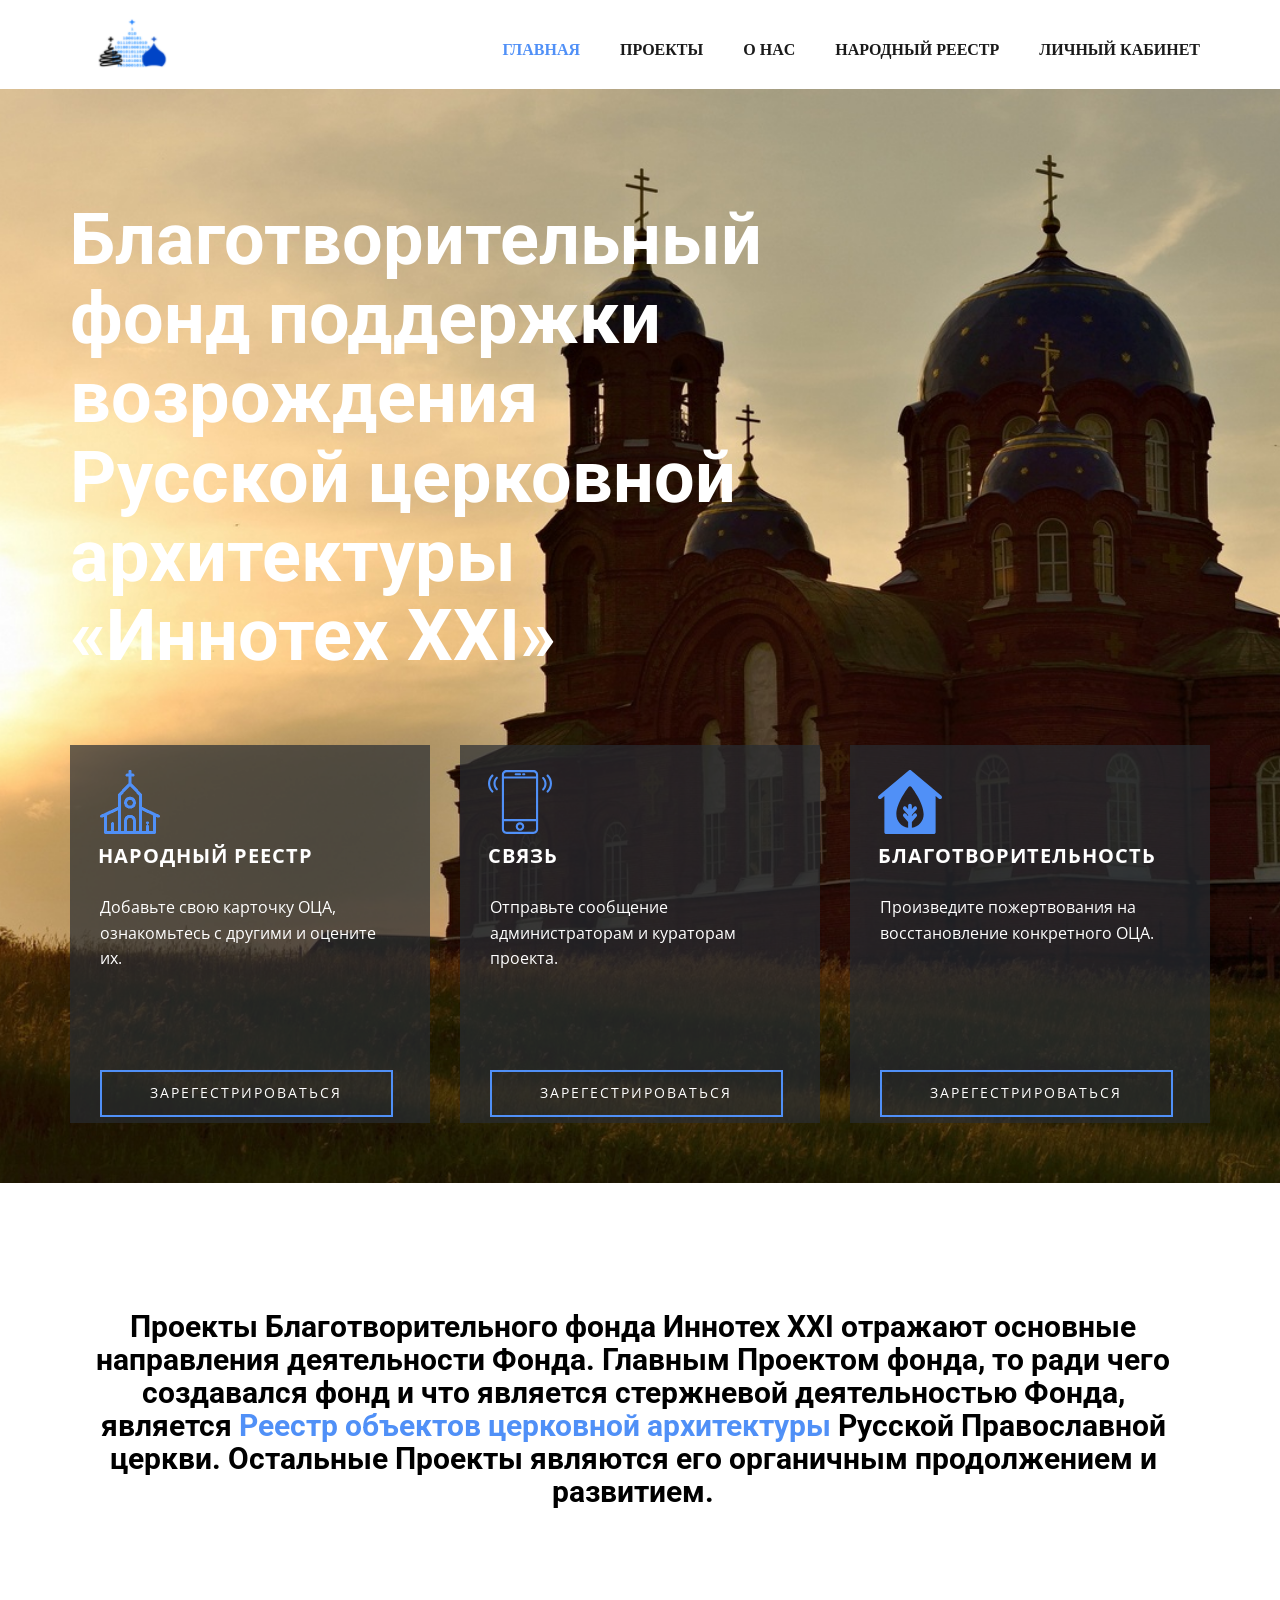
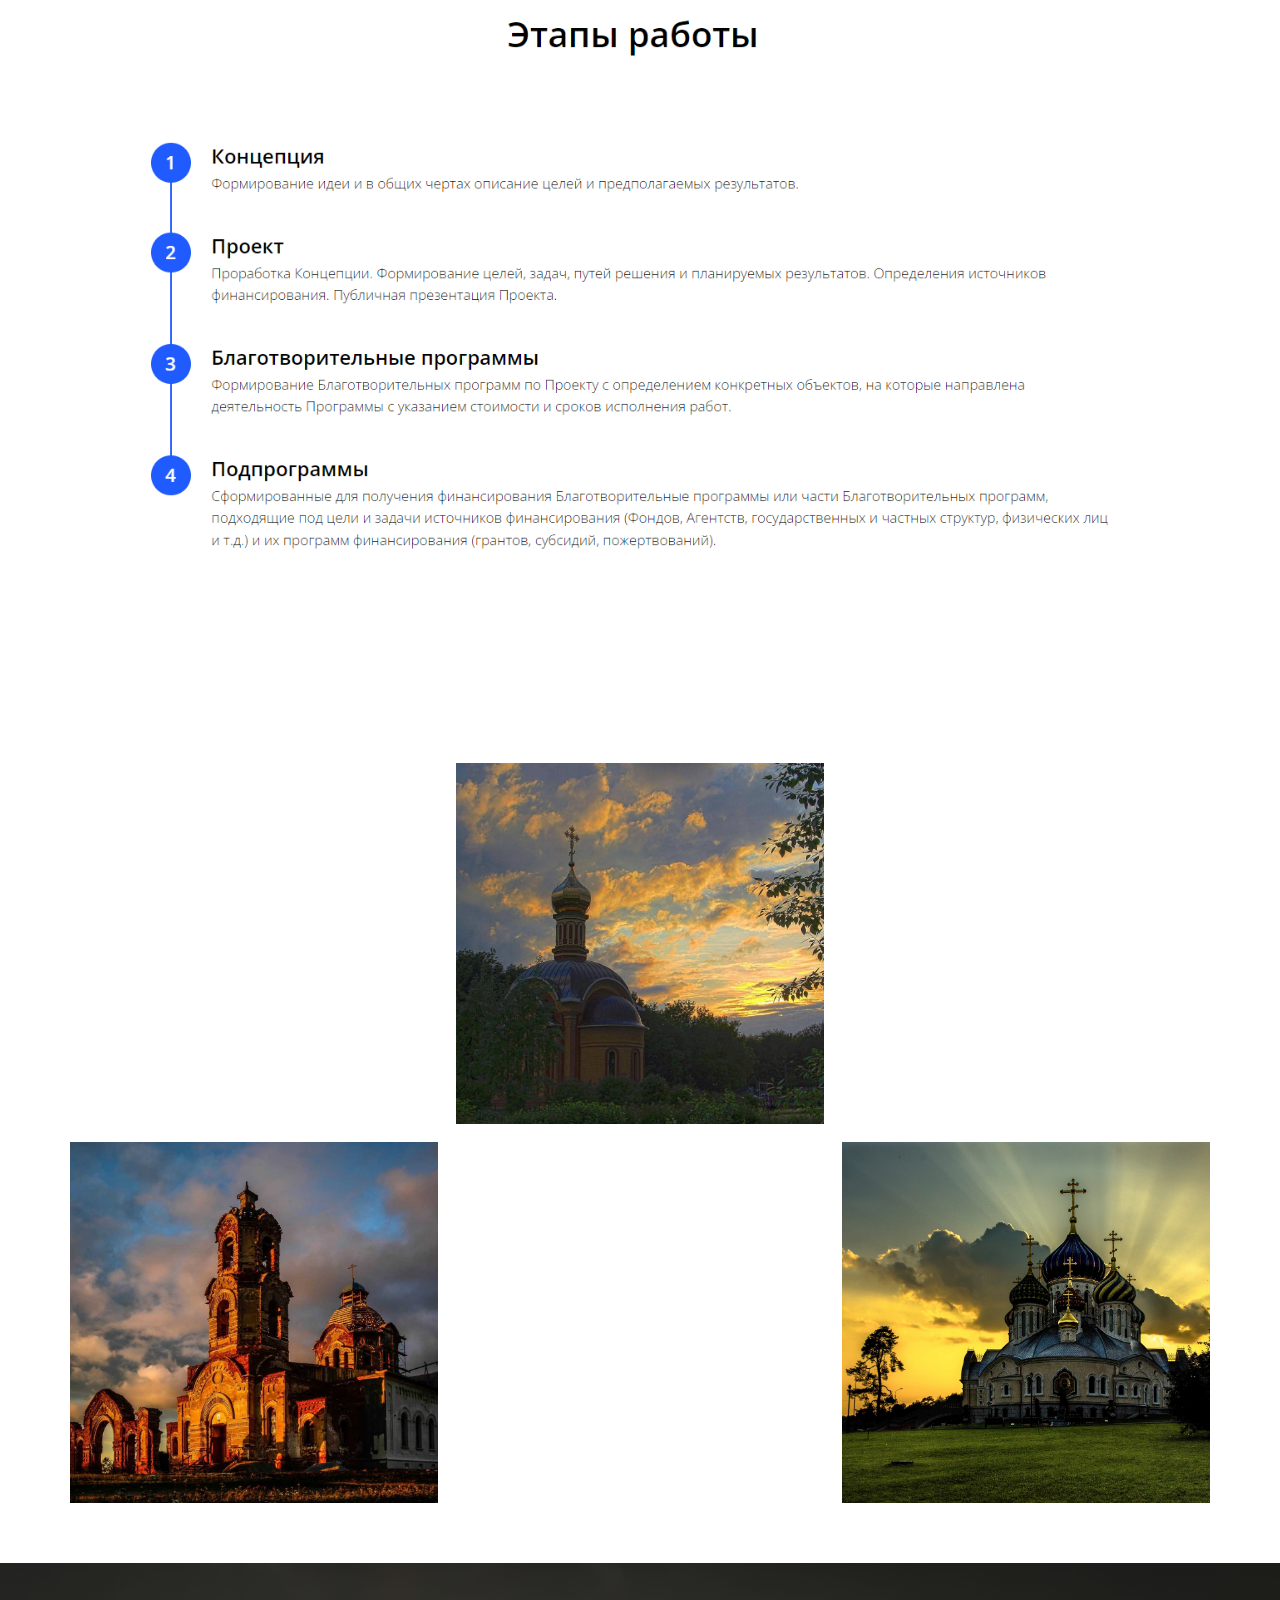
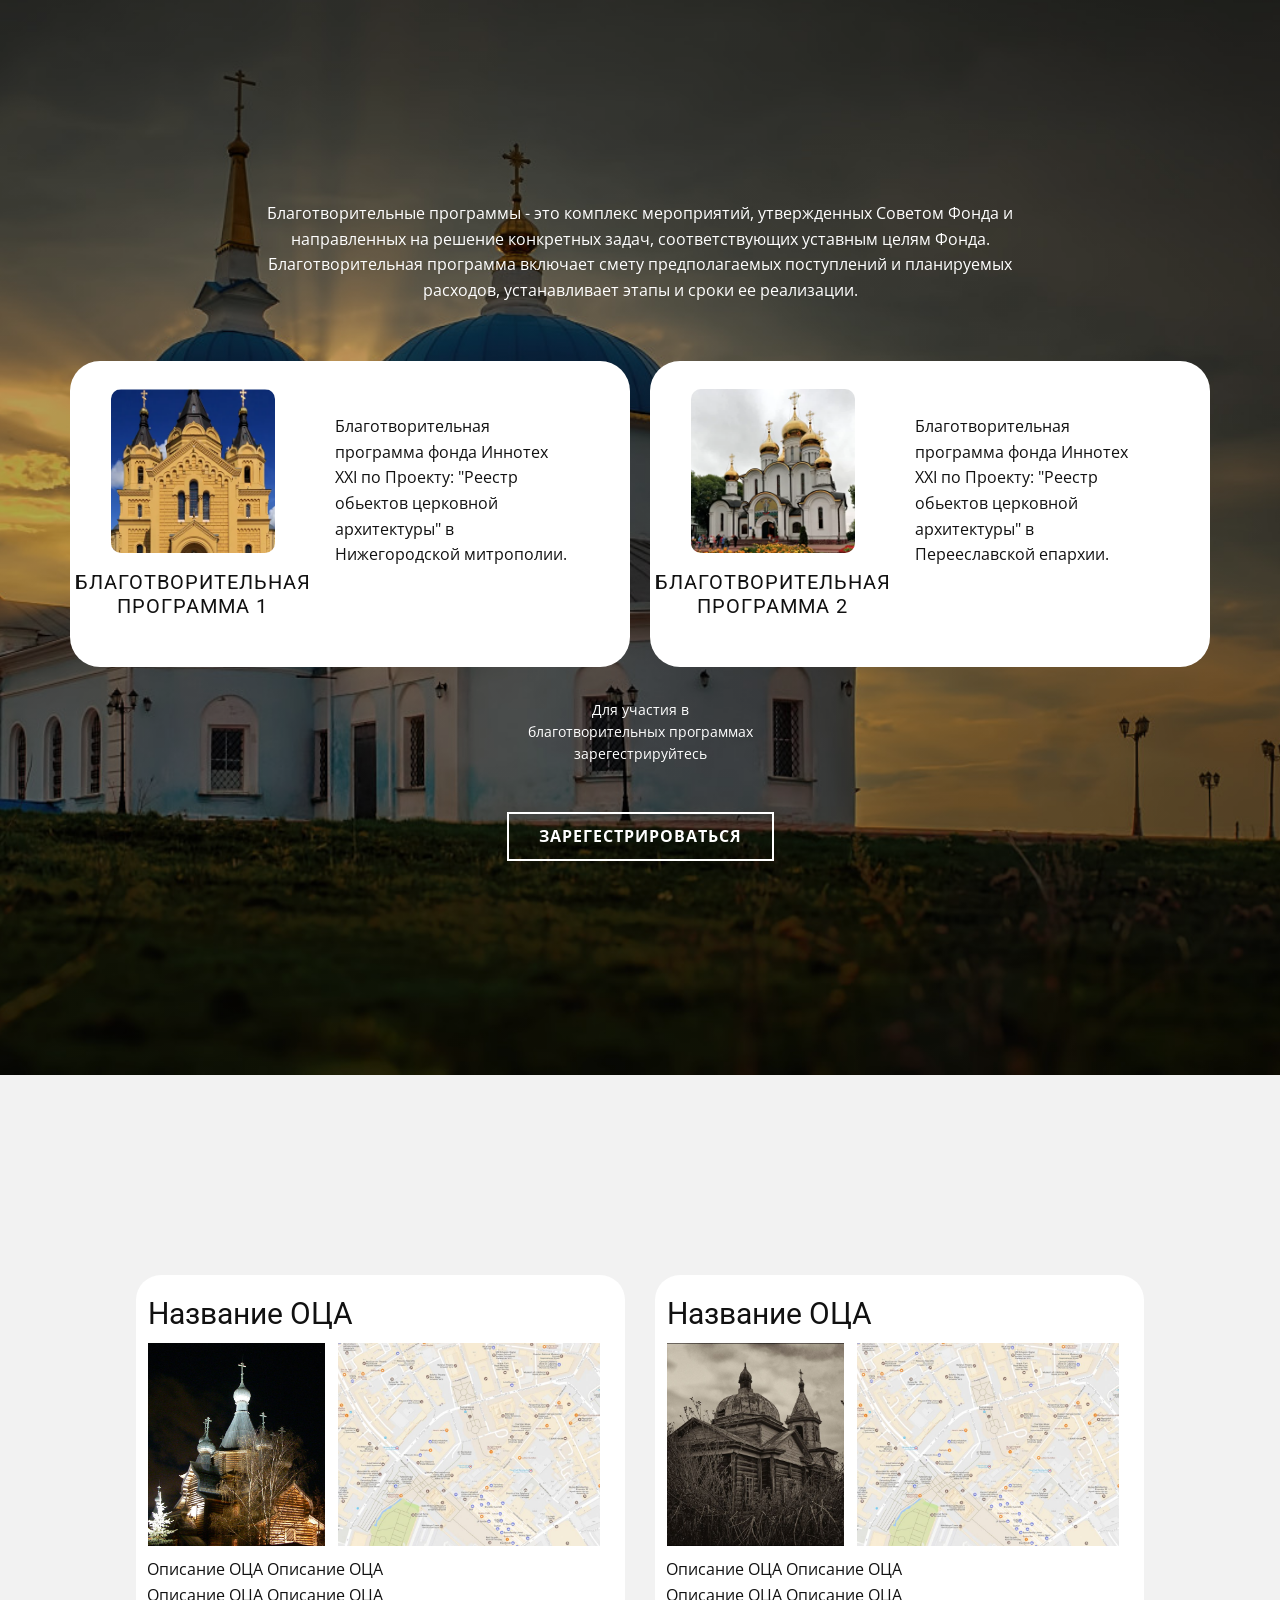
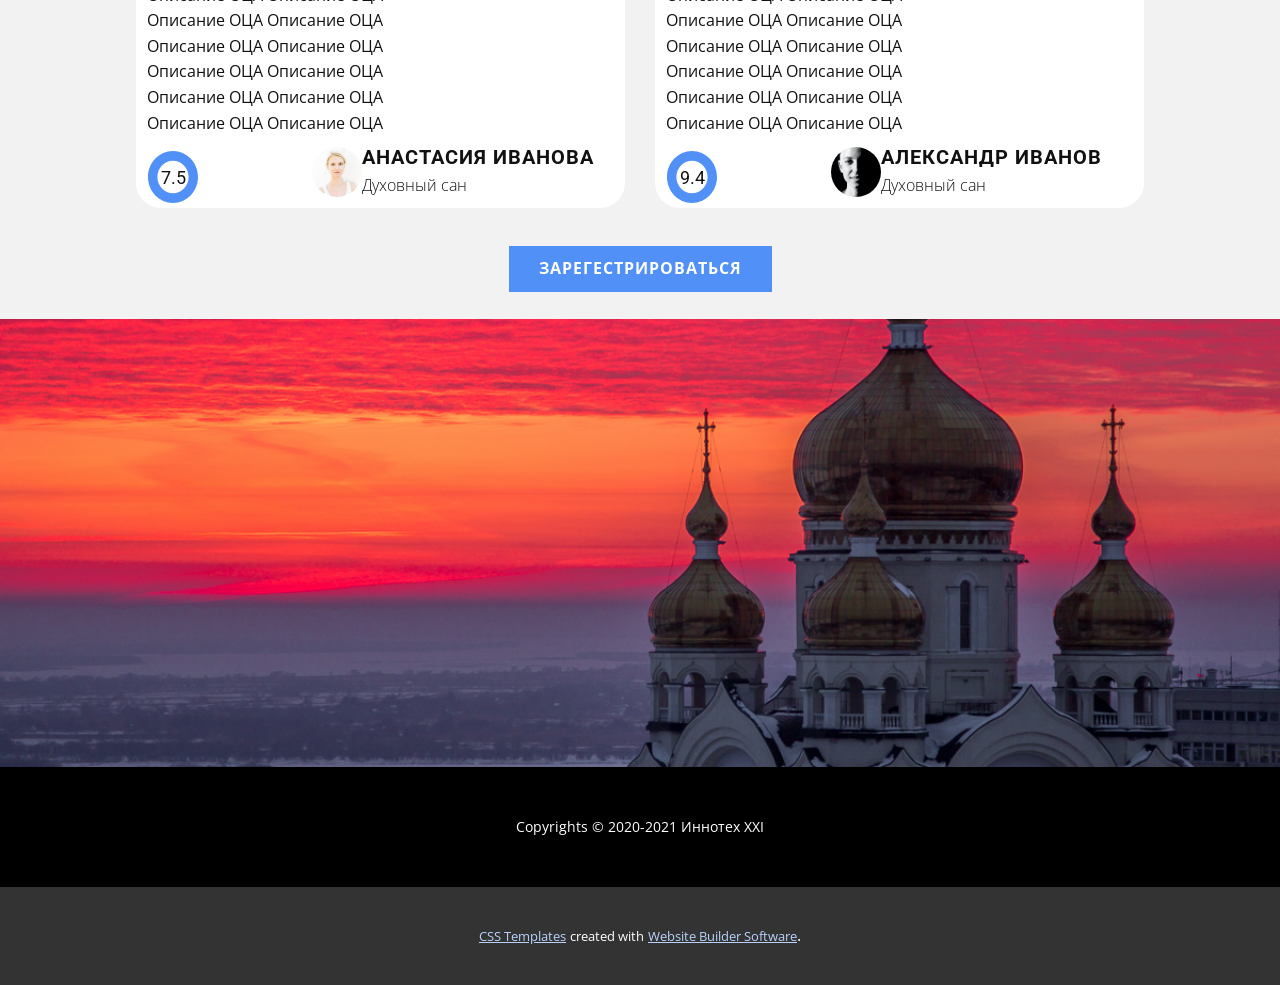
<file: Главная.html>
<!DOCTYPE html>
<html style="font-size: 16px;">
  <head>
    <meta name="viewport" content="width=device-width, initial-scale=1.0">
    <meta charset="utf-8">
    <meta name="keywords" content="​Thoughtful, collaborative and insightful, ​Creates Unique Design and Construction According to Clients’ Needs, ​Wood Truss Systems, Responsive Pricing​ Table, $ 30, $ 60, Building Company, Read what our customers say">
    <meta name="description" content="">
    <meta name="page_type" content="np-template-header-footer-from-plugin">
    <title>Главная</title>
    <link rel="stylesheet" href="nicepage.css" media="screen">
<link rel="stylesheet" href="Главная.css" media="screen">
    <script class="u-script" type="text/javascript" src="jquery.js" defer=""></script>
    <script class="u-script" type="text/javascript" src="nicepage.js" defer=""></script>
    <meta name="generator" content="Nicepage 4.3.3, nicepage.com">
    <link id="u-theme-google-font" rel="stylesheet" href="https://fonts.googleapis.com/css?family=Roboto:100,100i,300,300i,400,400i,500,500i,700,700i,900,900i|Open+Sans:300,300i,400,400i,600,600i,700,700i,800,800i">
    <link id="u-page-google-font" rel="stylesheet" href="https://fonts.googleapis.com/css?family=Open+Sans:300,300i,400,400i,600,600i,700,700i,800,800i|Roboto:100,100i,300,300i,400,400i,500,500i,700,700i,900,900i">
    
    
    
    
    
    
    
    <script type="application/ld+json">{
		"@context": "http://schema.org",
		"@type": "Organization",
		"name": "",
		"logo": "images/2022-01-26_18-35-27.png"
}</script>
    <meta name="theme-color" content="#5090f7">
    <meta property="og:title" content="Главная">
    <meta property="og:type" content="website">
  </head>
  <body class="u-body u-overlap"><header class="u-align-center-xs u-clearfix u-header u-white u-header" id="sec-75b6"><div class="u-clearfix u-sheet u-sheet-1">
        <a href="https://nicepage.one" class="u-image u-logo u-image-1" data-image-width="120" data-image-height="59">
          <img src="images/2022-01-26_18-35-27.png" class="u-logo-image u-logo-image-1">
        </a>
        <nav class="u-align-left u-menu u-menu-dropdown u-nav-spacing-25 u-offcanvas u-menu-1" data-responsive-from="LG">
          <div class="menu-collapse" style="font-weight: 700; text-transform: uppercase;">
            <a class="u-button-style u-custom-text-active-color u-custom-text-hover-color u-nav-link" href="#" style="padding: 4px 0px; font-size: calc(1em + 8px);">
              <svg class="u-svg-link" preserveAspectRatio="xMidYMin slice" viewBox="0 0 302 302" style=""><use xmlns:xlink="http://www.w3.org/1999/xlink" xlink:href="#svg-7b92"></use></svg>
              <svg xmlns="http://www.w3.org/2000/svg" xmlns:xlink="http://www.w3.org/1999/xlink" version="1.1" id="svg-7b92" x="0px" y="0px" viewBox="0 0 302 302" style="enable-background:new 0 0 302 302;" xml:space="preserve" class="u-svg-content"><g><rect y="36" width="302" height="30"></rect><rect y="236" width="302" height="30"></rect><rect y="136" width="302" height="30"></rect>
</g><g></g><g></g><g></g><g></g><g></g><g></g><g></g><g></g><g></g><g></g><g></g><g></g><g></g><g></g><g></g></svg>
            </a>
          </div>
          <div class="u-custom-menu u-nav-container">
            <ul class="u-nav u-spacing-20 u-unstyled u-nav-1"><li class="u-nav-item"><a class="u-border-active-palette-1-base u-border-hover-palette-1-base u-button-style u-nav-link u-text-active-palette-1-base u-text-grey-90 u-text-hover-palette-1-light-1" href="Главная.html" style="padding: 10px;">Главная</a>
</li><li class="u-nav-item"><a class="u-border-active-palette-1-base u-border-hover-palette-1-base u-button-style u-nav-link u-text-active-palette-1-base u-text-grey-90 u-text-hover-palette-1-light-1" href="https://templerevival.com/projects" target="_blank" style="padding: 10px;">Проекты</a>
</li><li class="u-nav-item"><a class="u-border-active-palette-1-base u-border-hover-palette-1-base u-button-style u-nav-link u-text-active-palette-1-base u-text-grey-90 u-text-hover-palette-1-light-1" href="https://templerevival.com/found_organization" target="_blank" style="padding: 10px;">О нac</a>
</li><li class="u-nav-item"><a class="u-border-active-palette-1-base u-border-hover-palette-1-base u-button-style u-nav-link u-text-active-palette-1-base u-text-grey-90 u-text-hover-palette-1-light-1" style="padding: 10px;">народный реестр</a>
</li><li class="u-nav-item"><a class="u-border-active-palette-1-base u-border-hover-palette-1-base u-button-style u-nav-link u-text-active-palette-1-base u-text-grey-90 u-text-hover-palette-1-light-1" href="index.php" style="padding: 10px;">Личный Кабинет</a>
</li></ul>
          </div>
          <div class="u-custom-menu u-nav-container-collapse">
            <div class="u-align-center u-black u-container-style u-inner-container-layout u-opacity u-opacity-95 u-sidenav">
              <div class="u-inner-container-layout u-sidenav-overflow">
                <div class="u-menu-close"></div>
                <ul class="u-align-center u-nav u-popupmenu-items u-unstyled u-nav-2"><li class="u-nav-item"><a class="u-button-style u-nav-link" href="Главная.html" style="padding: 10px;">Главная</a>
</li><li class="u-nav-item"><a class="u-button-style u-nav-link" href="https://templerevival.com/projects" target="_blank" style="padding: 10px;">Проекты</a>
</li><li class="u-nav-item"><a class="u-button-style u-nav-link" href="https://templerevival.com/found_organization" target="_blank" style="padding: 10px;">О нac</a>
</li><li class="u-nav-item"><a class="u-button-style u-nav-link" style="padding: 10px;">народный реестр</a>
</li><li class="u-nav-item"><a class="u-button-style u-nav-link" href="index.php" style="padding: 10px;">Личный Кабинет</a>
</li></ul>
              </div>
            </div>
            <div class="u-black u-menu-overlay u-opacity u-opacity-70"></div>
          </div>
        </nav>
      </div></header>
    <section class="u-align-left u-clearfix u-image u-uploaded-video u-section-1" id="carousel_a69a" data-image-width="2560" data-image-height="1600">
      <div class="u-clearfix u-sheet u-sheet-1">
        <h2 class="u-text u-text-white u-text-1" data-animation-name="fadeIn" data-animation-duration="2000" data-animation-direction="Down"> Благотвор​ительный фонд поддержки возрождения Русской церковной архитектуры «Иннотех XXI»&nbsp;</h2>
        <div class="u-expanded-width u-list u-list-1">
          <div class="u-repeater u-repeater-1">
            <div class="u-container-style u-list-item u-opacity u-opacity-70 u-palette-5-dark-3 u-repeater-item u-list-item-1" data-animation-name="fadeIn" data-animation-duration="2000" data-animation-direction="">
              <div class="u-container-layout u-similar-container u-container-layout-1"><span class="u-file-icon u-icon u-text-palette-1-base u-icon-1"><img src="images/2.png" alt=""></span>
                <h4 class="u-custom-font u-font-open-sans u-text u-text-2">НАРОДНЫЙ РЕЕСТР</h4>
                <p class="u-text u-text-3">Добавьте свою карточку ОЦА, ознакомьтесь с другими и оцените их.<br>
                </p>
                <a href="https://nicepage.cc" class="u-border-2 u-border-palette-1-base u-btn u-btn-rectangle u-button-style u-none u-text-body-alt-color u-btn-1">Зарегестрироваться</a>
              </div>
            </div>
            <div class="u-container-style u-list-item u-opacity u-opacity-70 u-palette-5-dark-3 u-repeater-item u-video-cover u-list-item-2" data-animation-name="fadeIn" data-animation-duration="2000" data-animation-direction="">
              <div class="u-container-layout u-similar-container u-container-layout-2"><span class="u-icon u-text-palette-1-base u-icon-2"><svg class="u-svg-link" preserveAspectRatio="xMidYMin slice" viewBox="0 0 60 60" style=""><use xmlns:xlink="http://www.w3.org/1999/xlink" xlink:href="#svg-b1ee"></use></svg><svg class="u-svg-content" viewBox="0 0 60 60" x="0px" y="0px" id="svg-b1ee" style="enable-background:new 0 0 60 60;"><g><path d="M42.595,0H17.405C14.977,0,13,1.977,13,4.405v51.189C13,58.023,14.977,60,17.405,60h25.189C45.023,60,47,58.023,47,55.595
		V4.405C47,1.977,45.023,0,42.595,0z M15,8h30v38H15V8z M17.405,2h25.189C43.921,2,45,3.079,45,4.405V6H15V4.405
		C15,3.079,16.079,2,17.405,2z M42.595,58H17.405C16.079,58,15,56.921,15,55.595V48h30v7.595C45,56.921,43.921,58,42.595,58z"></path><path d="M30,49c-2.206,0-4,1.794-4,4s1.794,4,4,4s4-1.794,4-4S32.206,49,30,49z M30,55c-1.103,0-2-0.897-2-2s0.897-2,2-2
		s2,0.897,2,2S31.103,55,30,55z"></path><path d="M26,5h4c0.553,0,1-0.447,1-1s-0.447-1-1-1h-4c-0.553,0-1,0.447-1,1S25.447,5,26,5z"></path><path d="M33,5h1c0.553,0,1-0.447,1-1s-0.447-1-1-1h-1c-0.553,0-1,0.447-1,1S32.447,5,33,5z"></path><path d="M56.612,4.569c-0.391-0.391-1.023-0.391-1.414,0s-0.391,1.023,0,1.414c3.736,3.736,3.736,9.815,0,13.552
		c-0.391,0.391-0.391,1.023,0,1.414c0.195,0.195,0.451,0.293,0.707,0.293s0.512-0.098,0.707-0.293
		C61.128,16.434,61.128,9.085,56.612,4.569z"></path><path d="M52.401,6.845c-0.391-0.391-1.023-0.391-1.414,0s-0.391,1.023,0,1.414c1.237,1.237,1.918,2.885,1.918,4.639
		s-0.681,3.401-1.918,4.638c-0.391,0.391-0.391,1.023,0,1.414c0.195,0.195,0.451,0.293,0.707,0.293s0.512-0.098,0.707-0.293
		c1.615-1.614,2.504-3.764,2.504-6.052S54.017,8.459,52.401,6.845z"></path><path d="M4.802,5.983c0.391-0.391,0.391-1.023,0-1.414s-1.023-0.391-1.414,0c-4.516,4.516-4.516,11.864,0,16.38
		c0.195,0.195,0.451,0.293,0.707,0.293s0.512-0.098,0.707-0.293c0.391-0.391,0.391-1.023,0-1.414
		C1.065,15.799,1.065,9.72,4.802,5.983z"></path><path d="M9.013,6.569c-0.391-0.391-1.023-0.391-1.414,0c-1.615,1.614-2.504,3.764-2.504,6.052s0.889,4.438,2.504,6.053
		c0.195,0.195,0.451,0.293,0.707,0.293s0.512-0.098,0.707-0.293c0.391-0.391,0.391-1.023,0-1.414
		c-1.237-1.237-1.918-2.885-1.918-4.639S7.775,9.22,9.013,7.983C9.403,7.593,9.403,6.96,9.013,6.569z"></path>
</g></svg></span>
                <h4 class="u-custom-font u-font-open-sans u-text u-text-4">СВЯЗЬ</h4>
                <p class="u-text u-text-5">Отправьте сообщение администраторам и кураторам проекта.</p>
                <a href="https://nicepage.cc" class="u-border-2 u-border-palette-1-base u-btn u-btn-rectangle u-button-style u-text-body-alt-color u-btn-2">ЗАРЕГЕСТРИРОВАТЬСЯ</a>
              </div>
            </div>
            <div class="u-container-style u-list-item u-opacity u-opacity-70 u-palette-5-dark-3 u-repeater-item u-video-cover u-list-item-3" data-animation-name="fadeIn" data-animation-duration="2000" data-animation-direction="">
              <div class="u-container-layout u-similar-container u-container-layout-3"><span class="u-icon u-text-palette-1-base u-icon-3"><svg class="u-svg-link" preserveAspectRatio="xMidYMin slice" viewBox="0 0 512 512" style=""><use xmlns:xlink="http://www.w3.org/1999/xlink" xlink:href="#svg-9072"></use></svg><svg xmlns="http://www.w3.org/2000/svg" xmlns:xlink="http://www.w3.org/1999/xlink" version="1.1" xml:space="preserve" class="u-svg-content" viewBox="0 0 512 512" x="0px" y="0px" id="svg-9072" style="enable-background:new 0 0 512 512;"><g><g><path d="M506.662,206.473l-241-202.947c-5.584-4.701-13.74-4.701-19.324,0l-241,202.947c-6.337,5.336-7.147,14.799-1.812,21.136    c5.335,6.337,14.798,7.147,21.136,1.812L51,207.241V497c0,8.284,6.716,15,15,15h380c8.284,0,15-6.716,15-15V207.241l26.338,22.179    c6.338,5.337,15.802,4.523,21.136-1.812C513.809,221.272,512.999,211.809,506.662,206.473z M271,461.137V415.96l37.664-44.838    c5.328-6.343,4.506-15.805-1.838-21.133c-6.343-5.33-15.804-4.507-21.133,1.838L271,369.319v-8.917l37.664-44.839    c5.329-6.343,4.506-15.805-1.838-21.133c-6.343-5.33-15.806-4.507-21.133,1.838L271,313.76v-28.403c0-8.284-6.716-15-15-15    s-15,6.716-15,15v28.403l-14.693-17.492c-5.328-6.344-14.791-7.166-21.133-1.838c-6.344,5.328-7.167,14.79-1.838,21.133    L241,360.402v8.917l-14.693-17.492c-5.328-6.343-14.791-7.166-21.133-1.838c-6.344,5.328-7.166,14.79-1.838,21.133L241,415.96    v45.177c-53.122-7.321-94.167-52.939-94.167-107.957c0-90.443,93.331-212.077,97.305-217.211c5.997-7.749,17.722-7.757,23.725,0    c3.974,5.134,97.305,126.768,97.305,217.211C365.167,408.198,324.122,453.816,271,461.137z"></path>
</g>
</g></svg></span>
                <h4 class="u-custom-font u-font-open-sans u-text u-text-6">благотворительность</h4>
                <p class="u-text u-text-7">Произведите пожертвования на восстановление конкретного ОЦА.<br>
                  <br>
                </p>
                <a href="https://nicepage.com/wordpress-themes" class="u-border-2 u-border-palette-1-base u-btn u-btn-rectangle u-button-style u-text-body-alt-color u-btn-3">ЗАРЕГЕСТРИРОВАТЬСЯ</a>
              </div>
            </div>
          </div>
        </div>
      </div>
    </section>
    <section class="u-clearfix u-white u-section-2" id="sec-bcf9">
      <div class="u-clearfix u-sheet u-sheet-1">
        <div class="u-clearfix u-expanded-width u-gutter-30 u-layout-wrap u-layout-wrap-1">
          <div class="u-layout">
            <div class="u-layout-row">
              <div class="u-size-60">
                <div class="u-layout-col">
                  <div class="u-align-center u-container-style u-layout-cell u-size-60 u-layout-cell-1">
                    <div class="u-container-layout u-container-layout-1">
                      <h2 class="u-text u-text-black u-text-1"> Проекты Благотворительного фонда Иннотех XXI отражают основные направления деятельности Фонда. Главным Проектом фонда, то ради чего создавался фонд и что является стержневой деятельностью Фонда, является&nbsp;<a href="https://templerevival.com/about_found" class="u-active-none u-border-none u-btn u-button-link u-button-style u-hover-none u-none u-text-palette-1-base u-btn-1">Реестр объектов церковной архитектуры</a>&nbsp;Русской Православной церкви. Остальные Проекты являются его органичным продолжением и развитием.
                      </h2>
                      <img class="u-expanded-width u-image u-image-default u-image-1" src="images/2022-01-26_18-38-52.png" alt="" data-image-width="1395" data-image-height="783">
                    </div>
                  </div>
                </div>
              </div>
            </div>
          </div>
        </div>
      </div>
    </section>
    <section class="u-align-center u-clearfix u-white u-section-3" id="carousel_03b4">
      <div class="u-clearfix u-sheet u-valign-top-md u-valign-top-sm u-valign-top-xs u-sheet-1">
        <h2 class="u-text u-text-1" data-animation-name="fadeIn" data-animation-duration="2000" data-animation-direction="">Проекты </h2>
        <div class="u-clearfix u-expanded-width u-gutter-18 u-layout-wrap u-layout-wrap-1">
          <div class="u-layout">
            <div class="u-layout-col">
              <div class="u-size-30">
                <div class="u-layout-row">
                  <div class="u-align-center u-container-style u-layout-cell u-left-cell u-palette-1-base u-shape-rectangle u-size-20 u-layout-cell-1" data-animation-name="fadeIn" data-animation-duration="2000" data-animation-direction="">
                    <div class="u-container-layout u-container-layout-1">
                      <h3 class="u-text u-text-default u-text-2">Реестр обьектов русской церковной архитектуры</h3>
                      <p class="u-text u-text-3">Благотворительный проект Благотворительного фонда поддержки возрождения русской церковной архитектуры "Иннотех ХХI" - Реестр обьектов русской церковной архитектуры...</p>
                    </div>
                  </div>
                  <div class="u-container-style u-image u-layout-cell u-size-20 u-image-1" data-image-width="1024" data-image-height="1024">
                    <div class="u-container-layout u-container-layout-2"></div>
                  </div>
                  <div class="u-align-center u-container-style u-layout-cell u-palette-1-base u-right-cell u-size-20 u-layout-cell-3" data-animation-name="fadeIn" data-animation-duration="2000" data-animation-direction="">
                    <div class="u-container-layout u-container-layout-3">
                      <h3 class="u-text u-text-body-alt-color u-text-default u-text-4">уникальные церкви россии</h3>
                      <p class="u-text u-text-white u-text-5"> Благотворительный проект Благотворительного фонда поддержки возрождения русской церковной архитектуры "Иннотех ХХI" - Уникальные церкви России. Мультимедиа проект.</p>
                    </div>
                  </div>
                </div>
              </div>
              <div class="u-size-30">
                <div class="u-layout-row">
                  <div class="u-container-style u-image u-layout-cell u-left-cell u-size-20 u-image-2" data-image-width="1600" data-image-height="1060">
                    <div class="u-container-layout u-container-layout-4"></div>
                  </div>
                  <div class="u-align-center u-container-style u-layout-cell u-size-20 u-white u-layout-cell-5" data-animation-name="fadeIn" data-animation-duration="2000" data-animation-direction="">
                    <div class="u-container-layout u-valign-middle u-container-layout-5">
                      <h3 class="u-text u-text-default u-text-6">СПАСИ И СОХРАНИ</h3>
                      <p class="u-text u-text-7"> Благотворительный проект Благотворительного фонда поддержки возрождения русской церковной архитектуры "Иннотех ХХI" - Спаси и Сохрани. Исчезающие уникальные храмы России.</p>
                    </div>
                  </div>
                  <div class="u-container-style u-image u-layout-cell u-right-cell u-size-20 u-image-3" data-image-width="1600" data-image-height="1091">
                    <div class="u-container-layout u-container-layout-6"></div>
                  </div>
                </div>
              </div>
            </div>
          </div>
        </div>
      </div>
    </section>
    <section class="u-align-center u-clearfix u-image u-shading u-section-4" src="" id="carousel_f3b4" data-image-width="1400" data-image-height="907">
      <div class="u-clearfix u-sheet u-sheet-1">
        <h1 class="u-text u-text-1" data-animation-name="fadeIn" data-animation-duration="2000" data-animation-direction=""> Благотворительные программы</h1>
        <p class="u-text u-text-2"> Благотворительные программы - это комплекс мероприятий, утвержденных Советом Фонда и направленных на решение конкретных задач, соответствующих уставным целям Фонда.<br>Благотворительная программа включает смету предполагаемых поступлений и планируемых расходов, устанавливает этапы и сроки ее реализации.
        </p>
        <div class="u-expanded-width u-list u-list-1">
          <div class="u-repeater u-repeater-1">
            <div class="u-container-style u-list-item u-radius-30 u-repeater-item u-shape-round u-white u-list-item-1">
              <div class="u-container-layout u-similar-container u-container-layout-1">
                <img alt="" class="u-image u-image-round u-radius-10 u-image-1" data-image-width="558" data-image-height="364" src="images/2022-01-26_18-50-13.png">
                <p class="u-align-left u-text u-text-3">
                  <br>Благотворительная программа фонда Иннотех XXI по Проекту: "Реестр обьектов церковной архитектуры" в Нижегородской митрополии.
                </p>
                <h4 class="u-align-center u-text u-text-4">
                  <br>БЛАГОТВОРИТЕЛЬНАЯ ПРОГРАММА 1
                </h4>
              </div>
            </div>
            <div class="u-align-center u-container-style u-list-item u-radius-30 u-repeater-item u-shape-round u-video-cover u-white">
              <div class="u-container-layout u-similar-container u-container-layout-2">
                <img alt="" class="u-image u-image-round u-radius-10 u-image-2" data-image-width="554" data-image-height="360" src="images/2022-01-26_18-50-25.png">
                <p class="u-align-left u-text u-text-5">
                  <br>Благотворительная программа фонда Иннотех XXI по Проекту: "Реестр обьектов церковной архитектуры" в Перееславской епархии.
                </p>
                <h4 class="u-align-center u-text u-text-6">
                  <br>БЛАГОТВОРИТЕЛЬНАЯ ПРОГРАММА 2<br>
                </h4>
              </div>
            </div>
          </div>
        </div>
        <p class="u-text u-text-7">Для участия в благотворительных программах зарегестрируйтесь</p>
        <a href="https://nicepage.online" class="u-border-2 u-border-white u-btn u-btn-rectangle u-button-style u-btn-1">Зарегестрироваться</a>
      </div>
    </section>
    <section class="u-align-center u-clearfix u-grey-5 u-section-5" id="carousel_e9b4">
      <div class="u-clearfix u-sheet u-sheet-1">
        <h2 class="u-text u-text-1" data-animation-name="fadeIn" data-animation-duration="2000" data-animation-direction="">НАРОДНЫЙ РЕЕСТР</h2>
        <div class="u-expanded-width-lg u-expanded-width-md u-expanded-width-sm u-expanded-width-xs u-layout-grid u-list u-list-1">
          <div class="u-repeater u-repeater-1">
            <div class="u-align-left u-container-style u-list-item u-radius-25 u-repeater-item u-shape-round u-white u-list-item-1">
              <div class="u-container-layout u-similar-container u-container-layout-1">
                <h3 class="u-text u-text-2">Название ОЦА</h3>
                <img class="u-image u-image-default u-image-1" src="images/1817938999-2-1.jpg" alt="" data-image-width="800" data-image-height="785">
                <img class="u-image u-image-default u-image-2" src="images/maps_1490009592-1280x640.jpg" alt="" data-image-width="1280" data-image-height="640">
                <p class="u-text u-text-3">Описание ОЦА&nbsp;Описание ОЦА&nbsp;<br>Описание ОЦА&nbsp;Описание ОЦА&nbsp;<br>Описание ОЦА&nbsp;Описание ОЦА&nbsp;<br>Описание ОЦА&nbsp;Описание ОЦА<br>Описание ОЦА&nbsp;Описание ОЦА&nbsp;<br>Описание ОЦА&nbsp;Описание ОЦА&nbsp;<br>Описание ОЦА&nbsp;Описание ОЦА<br>
                </p>
                <h5 class="u-text u-text-4">анастасия иванова</h5>
                <div alt="" class="u-image u-image-circle u-image-3" data-image-width="494" data-image-height="750"></div>
                <div class="u-shape u-shape-svg u-text-palette-1-base u-shape-1">
                  <svg class="u-svg-link" preserveAspectRatio="none" viewBox="0 0 160 160" style=""><use xmlns:xlink="http://www.w3.org/1999/xlink" xlink:href="#svg-b70f"></use></svg>
                  <svg class="u-svg-content" viewBox="0 0 160 160" x="0px" y="0px" id="svg-b70f" style="enable-background:new 0 0 160 160;"><path d="M80,30c27.6,0,50,22.4,50,50s-22.4,50-50,50s-50-22.4-50-50S52.4,30,80,30 M80,0C35.8,0,0,35.8,0,80s35.8,80,80,80
	s80-35.8,80-80S124.2,0,80,0L80,0z"></path></svg>
                </div>
                <h3 class="u-text u-text-5">7.5</h3>
                <h5 class="u-custom-font u-text u-text-font u-text-6">Духовный сан</h5>
              </div>
            </div>
            <div class="u-align-left u-container-style u-list-item u-radius-25 u-repeater-item u-shape-round u-white u-list-item-2">
              <div class="u-container-layout u-similar-container u-container-layout-2">
                <h3 class="u-text u-text-7">Название ОЦА</h3>
                <img class="u-image u-image-default u-image-4" src="images/54098_orig.jpg" alt="" data-image-width="900" data-image-height="622">
                <img class="u-image u-image-default u-image-5" src="images/maps_1490009592-1280x640.jpg" alt="" data-image-width="1280" data-image-height="640">
                <p class="u-text u-text-8"> Описание ОЦА&nbsp;Описание ОЦА&nbsp;<br>Описание ОЦА&nbsp;Описание ОЦА&nbsp;<br>Описание ОЦА&nbsp;Описание ОЦА&nbsp;<br>Описание ОЦА&nbsp;Описание ОЦА&nbsp;<br>Описание ОЦА&nbsp;Описание ОЦА&nbsp;<br>Описание ОЦА&nbsp;Описание ОЦА&nbsp;<br>Описание ОЦА&nbsp;Описание ОЦА&nbsp;<br>
                </p>
                <h5 class="u-text u-text-9">александр иванов</h5>
                <div alt="" class="u-image u-image-circle u-image-6" data-image-width="1000" data-image-height="1500"></div>
                <div class="u-shape u-shape-svg u-text-palette-1-base u-shape-2">
                  <svg class="u-svg-link" preserveAspectRatio="none" viewBox="0 0 160 160" style=""><use xmlns:xlink="http://www.w3.org/1999/xlink" xlink:href="#svg-b70f"></use></svg>
                  <svg class="u-svg-content" viewBox="0 0 160 160" x="0px" y="0px" id="svg-b70f" style="enable-background:new 0 0 160 160;"><path d="M80,30c27.6,0,50,22.4,50,50s-22.4,50-50,50s-50-22.4-50-50S52.4,30,80,30 M80,0C35.8,0,0,35.8,0,80s35.8,80,80,80
	s80-35.8,80-80S124.2,0,80,0L80,0z"></path></svg>
                </div>
                <h3 class="u-text u-text-10">9.4</h3>
                <h5 class="u-custom-font u-text u-text-font u-text-11">Духовный сан</h5>
              </div>
            </div>
          </div>
        </div>
        <a href="https://nicepage.cc" class="u-border-none u-btn u-button-style u-palette-1-base u-btn-1">ЗАРЕГЕСТРИРОВАТЬСЯ</a>
      </div>
    </section>
    <section class="u-align-center u-clearfix u-image u-section-6" id="carousel_41a4" data-image-width="1200" data-image-height="800">
      <div class="u-clearfix u-sheet u-valign-middle-xs u-sheet-1">
        <div class="u-clearfix u-gutter-20 u-layout-wrap u-layout-wrap-1">
          <div class="u-layout">
            <div class="u-layout-col">
              <div class="u-size-60">
                <div class="u-layout-row">
                  <div class="u-align-center u-black u-container-style u-layout-cell u-left-cell u-opacity u-opacity-50 u-size-20 u-layout-cell-1" data-animation-name="fadeIn" data-animation-duration="1000" data-animation-direction="">
                    <div class="u-container-layout u-container-layout-1"><span class="u-icon u-icon-circle u-text-palette-1-base u-icon-1"><svg class="u-svg-link" preserveAspectRatio="xMidYMin slice" viewBox="0 0 60 60" style=""><use xmlns:xlink="http://www.w3.org/1999/xlink" xlink:href="#svg-851e"></use></svg><svg id="svg-851e" x="0px" y="0px" viewBox="0 0 60 60" style="enable-background:new 0 0 60 60;" class="u-svg-content"><g><path d="M30,26c3.86,0,7-3.141,7-7s-3.14-7-7-7s-7,3.141-7,7S26.14,26,30,26z M30,14c2.757,0,5,2.243,5,5s-2.243,5-5,5
		s-5-2.243-5-5S27.243,14,30,14z"></path><path d="M29.823,54.757L45.164,32.6c5.754-7.671,4.922-20.28-1.781-26.982C39.761,1.995,34.945,0,29.823,0
		s-9.938,1.995-13.56,5.617c-6.703,6.702-7.535,19.311-1.804,26.952L29.823,54.757z M17.677,7.031C20.922,3.787,25.235,2,29.823,2
		s8.901,1.787,12.146,5.031c6.05,6.049,6.795,17.437,1.573,24.399L29.823,51.243L16.082,31.4
		C10.882,24.468,11.628,13.08,17.677,7.031z"></path><path d="M42.117,43.007c-0.55-0.067-1.046,0.327-1.11,0.876s0.328,1.046,0.876,1.11C52.399,46.231,58,49.567,58,51.5
		c0,2.714-10.652,6.5-28,6.5S2,54.214,2,51.5c0-1.933,5.601-5.269,16.117-6.507c0.548-0.064,0.94-0.562,0.876-1.11
		c-0.065-0.549-0.561-0.945-1.11-0.876C7.354,44.247,0,47.739,0,51.5C0,55.724,10.305,60,30,60s30-4.276,30-8.5
		C60,47.739,52.646,44.247,42.117,43.007z"></path>
</g><g></g><g></g><g></g><g></g><g></g><g></g><g></g><g></g><g></g><g></g><g></g><g></g><g></g><g></g><g></g></svg></span>
                      <h5 class="u-text u-text-1">АДРЕСС</h5>
                      <p class="u-text u-text-2"> 119 017, Москва, Пыжевский пер.,<br>дом 5, стр 1 оф. 212
                      </p>
                    </div>
                  </div>
                  <div class="u-align-center u-black u-container-style u-layout-cell u-opacity u-opacity-45 u-shape-rectangle u-size-20 u-layout-cell-2" data-animation-name="fadeIn" data-animation-duration="2000" data-animation-direction="">
                    <div class="u-container-layout u-container-layout-2"><span class="u-icon u-icon-circle u-text-palette-1-base u-icon-2"><svg class="u-svg-link" preserveAspectRatio="xMidYMin slice" viewBox="0 0 60 60" style=""><use xmlns:xlink="http://www.w3.org/1999/xlink" xlink:href="#svg-8ae9"></use></svg><svg id="svg-8ae9" x="0px" y="0px" viewBox="0 0 60 60" style="enable-background:new 0 0 60 60;" class="u-svg-content"><g><path d="M42.595,0H17.405C14.977,0,13,1.977,13,4.405v51.189C13,58.023,14.977,60,17.405,60h25.189C45.023,60,47,58.023,47,55.595
		V4.405C47,1.977,45.023,0,42.595,0z M15,8h30v38H15V8z M17.405,2h25.189C43.921,2,45,3.079,45,4.405V6H15V4.405
		C15,3.079,16.079,2,17.405,2z M42.595,58H17.405C16.079,58,15,56.921,15,55.595V48h30v7.595C45,56.921,43.921,58,42.595,58z"></path><path d="M30,49c-2.206,0-4,1.794-4,4s1.794,4,4,4s4-1.794,4-4S32.206,49,30,49z M30,55c-1.103,0-2-0.897-2-2s0.897-2,2-2
		s2,0.897,2,2S31.103,55,30,55z"></path><path d="M26,5h4c0.553,0,1-0.447,1-1s-0.447-1-1-1h-4c-0.553,0-1,0.447-1,1S25.447,5,26,5z"></path><path d="M33,5h1c0.553,0,1-0.447,1-1s-0.447-1-1-1h-1c-0.553,0-1,0.447-1,1S32.447,5,33,5z"></path><path d="M56.612,4.569c-0.391-0.391-1.023-0.391-1.414,0s-0.391,1.023,0,1.414c3.736,3.736,3.736,9.815,0,13.552
		c-0.391,0.391-0.391,1.023,0,1.414c0.195,0.195,0.451,0.293,0.707,0.293s0.512-0.098,0.707-0.293
		C61.128,16.434,61.128,9.085,56.612,4.569z"></path><path d="M52.401,6.845c-0.391-0.391-1.023-0.391-1.414,0s-0.391,1.023,0,1.414c1.237,1.237,1.918,2.885,1.918,4.639
		s-0.681,3.401-1.918,4.638c-0.391,0.391-0.391,1.023,0,1.414c0.195,0.195,0.451,0.293,0.707,0.293s0.512-0.098,0.707-0.293
		c1.615-1.614,2.504-3.764,2.504-6.052S54.017,8.459,52.401,6.845z"></path><path d="M4.802,5.983c0.391-0.391,0.391-1.023,0-1.414s-1.023-0.391-1.414,0c-4.516,4.516-4.516,11.864,0,16.38
		c0.195,0.195,0.451,0.293,0.707,0.293s0.512-0.098,0.707-0.293c0.391-0.391,0.391-1.023,0-1.414
		C1.065,15.799,1.065,9.72,4.802,5.983z"></path><path d="M9.013,6.569c-0.391-0.391-1.023-0.391-1.414,0c-1.615,1.614-2.504,3.764-2.504,6.052s0.889,4.438,2.504,6.053
		c0.195,0.195,0.451,0.293,0.707,0.293s0.512-0.098,0.707-0.293c0.391-0.391,0.391-1.023,0-1.414
		c-1.237-1.237-1.918-2.885-1.918-4.639S7.775,9.22,9.013,7.983C9.403,7.593,9.403,6.96,9.013,6.569z"></path>
</g><g></g><g></g><g></g><g></g><g></g><g></g><g></g><g></g><g></g><g></g><g></g><g></g><g></g><g></g><g></g></svg></span>
                      <h5 class="u-text u-text-3">ТЕЛЕФОН</h5>
                      <p class="u-text u-text-4"> +7 909 9 812 128</p>
                    </div>
                  </div>
                  <div class="u-align-center u-black u-container-style u-layout-cell u-opacity u-opacity-45 u-radius-25 u-right-cell u-shape-round u-size-20 u-layout-cell-3" data-animation-name="fadeIn" data-animation-duration="1000" data-animation-direction="">
                    <div class="u-container-layout u-container-layout-3"><span class="u-icon u-icon-circle u-text-palette-1-base u-icon-3"><svg class="u-svg-link" preserveAspectRatio="xMidYMin slice" viewBox="0 0 60 60" style=""><use xmlns:xlink="http://www.w3.org/1999/xlink" xlink:href="#svg-1f10"></use></svg><svg id="svg-1f10" x="0px" y="0px" viewBox="0 0 60 60" style="enable-background:new 0 0 60 60;" class="u-svg-content"><g><path d="M42.5,22h-25c-0.552,0-1,0.447-1,1s0.448,1,1,1h25c0.552,0,1-0.447,1-1S43.052,22,42.5,22z"></path><path d="M17.5,16h10c0.552,0,1-0.447,1-1s-0.448-1-1-1h-10c-0.552,0-1,0.447-1,1S16.948,16,17.5,16z"></path><path d="M42.5,30h-25c-0.552,0-1,0.447-1,1s0.448,1,1,1h25c0.552,0,1-0.447,1-1S43.052,30,42.5,30z"></path><path d="M42.5,38h-25c-0.552,0-1,0.447-1,1s0.448,1,1,1h25c0.552,0,1-0.447,1-1S43.052,38,42.5,38z"></path><path d="M42.5,46h-25c-0.552,0-1,0.447-1,1s0.448,1,1,1h25c0.552,0,1-0.447,1-1S43.052,46,42.5,46z"></path><path d="M38.914,0H6.5v60h47V14.586L38.914,0z M39.5,3.414L50.086,14H39.5V3.414z M8.5,58V2h29v14h14v42H8.5z"></path>
</g><g></g><g></g><g></g><g></g><g></g><g></g><g></g><g></g><g></g><g></g><g></g><g></g><g></g><g></g><g></g></svg></span>
                      <h5 class="u-text u-text-5">Е-МЕИЛ<br>
                      </h5>
                      <p class="u-text u-text-6"> help@templerevival.com</p>
                    </div>
                  </div>
                </div>
              </div>
            </div>
          </div>
        </div>
      </div>
    </section>
    <style class="u-overlap-style">.u-overlap:not(.u-sticky-scroll) .u-header {
background-color: #ffffff !important
}</style>
    
    
    <footer class="u-align-center u-black u-clearfix u-footer u-footer" id="sec-9346"><div class="u-clearfix u-sheet u-sheet-1">
        <p class="u-small-text u-text u-text-variant u-text-1"> Copyrights © 2020-2021 Иннотех XXI</p>
      </div></footer>
    <section class="u-backlink u-clearfix u-grey-80">
      <a class="u-link" href="https://nicepage.com/css-templates" target="_blank">
        <span>CSS Templates</span>
      </a>
      <p class="u-text">
        <span>created with</span>
      </p>
      <a class="u-link" href="" target="_blank">
        <span>Website Builder Software</span>
      </a>. 
    </section>
  </body>
</html>
</file>
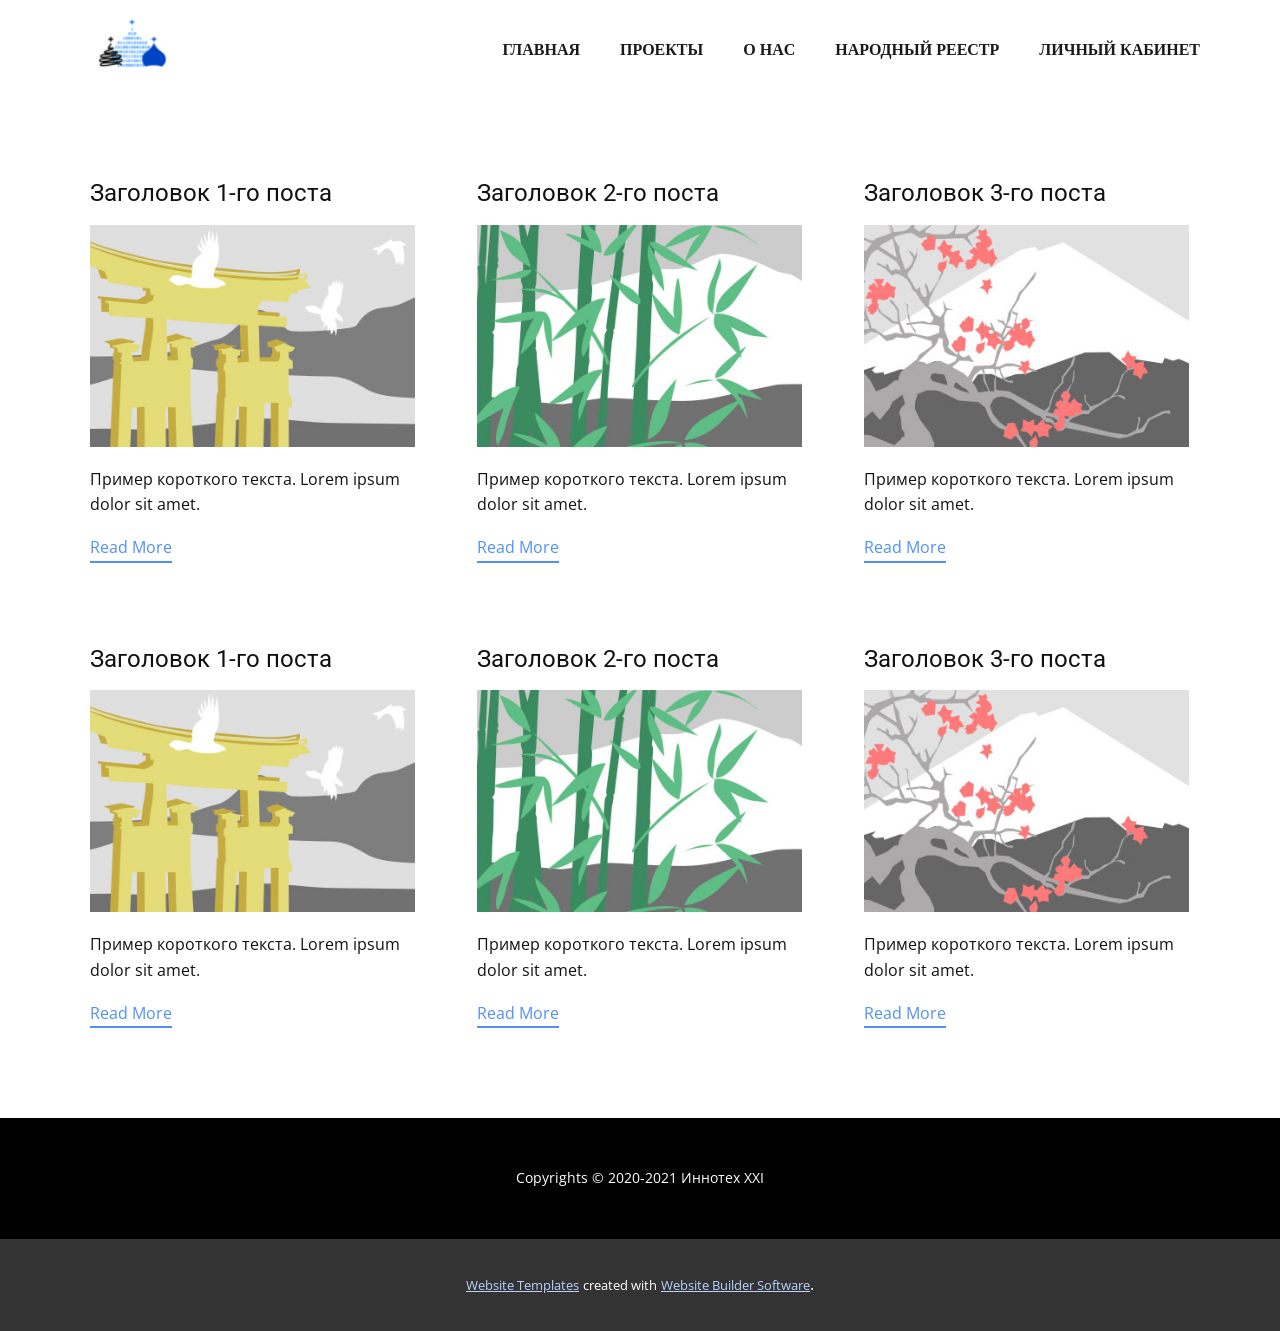
<file: blog/blog.html>
<html style="font-size: 16px;"><head>
    <meta name="viewport" content="width=device-width, initial-scale=1.0">
    <meta charset="utf-8">
    <meta name="keywords" content="">
    <meta name="description" content="">
    <meta name="page_type" content="np-template-header-footer-from-plugin">
    <title>Blog Template</title>
    <link rel="stylesheet" href="../nicepage.css" media="screen">
<link rel="stylesheet" href="../Blog-Template.css" media="screen">
    <script class="u-script" type="text/javascript" src="../jquery.js" defer=""></script>
    <script class="u-script" type="text/javascript" src="../nicepage.js" defer=""></script>
    <meta name="generator" content="Nicepage 4.3.3, nicepage.com">
    <link id="u-theme-google-font" rel="stylesheet" href="https://fonts.googleapis.com/css?family=Roboto:100,100i,300,300i,400,400i,500,500i,700,700i,900,900i|Open+Sans:300,300i,400,400i,600,600i,700,700i,800,800i">
    
    
    <script type="application/ld+json">{
		"@context": "http://schema.org",
		"@type": "Organization",
		"name": "",
		"logo": "images/2022-01-26_18-35-27.png"
}</script>
    <meta name="theme-color" content="#5090f7">
  </head>
  <body class="u-body"><header class="u-align-center-xs u-clearfix u-header u-white u-header" id="sec-75b6"><div class="u-clearfix u-sheet u-sheet-1">
        <a href="https://nicepage.one" class="u-image u-logo u-image-1" data-image-width="120" data-image-height="59">
          <img src="../images/2022-01-26_18-35-27.png" class="u-logo-image u-logo-image-1">
        </a>
        <nav class="u-align-left u-menu u-menu-dropdown u-nav-spacing-25 u-offcanvas u-menu-1" data-responsive-from="LG">
          <div class="menu-collapse" style="font-weight: 700; text-transform: uppercase;">
            <a class="u-button-style u-custom-text-active-color u-custom-text-hover-color u-nav-link" href="#" style="padding: 4px 0px; font-size: calc(1em + 8px);">
              <svg class="u-svg-link" preserveAspectRatio="xMidYMin slice" viewBox="0 0 302 302" style=""><use xmlns:xlink="http://www.w3.org/1999/xlink" xlink:href="#svg-7b92"></use></svg>
              <svg xmlns="http://www.w3.org/2000/svg" xmlns:xlink="http://www.w3.org/1999/xlink" version="1.1" id="svg-7b92" x="0px" y="0px" viewBox="0 0 302 302" style="enable-background:new 0 0 302 302;" xml:space="preserve" class="u-svg-content"><g><rect y="36" width="302" height="30"></rect><rect y="236" width="302" height="30"></rect><rect y="136" width="302" height="30"></rect>
</g><g></g><g></g><g></g><g></g><g></g><g></g><g></g><g></g><g></g><g></g><g></g><g></g><g></g><g></g><g></g></svg>
            </a>
          </div>
          <div class="u-custom-menu u-nav-container">
            <ul class="u-nav u-spacing-20 u-unstyled u-nav-1"><li class="u-nav-item"><a class="u-border-active-palette-1-base u-border-hover-palette-1-base u-button-style u-nav-link u-text-active-palette-1-base u-text-grey-90 u-text-hover-palette-1-light-1" href="../Главная.html" style="padding: 10px;">Главная</a>
</li><li class="u-nav-item"><a class="u-border-active-palette-1-base u-border-hover-palette-1-base u-button-style u-nav-link u-text-active-palette-1-base u-text-grey-90 u-text-hover-palette-1-light-1" href="https://templerevival.com/projects" target="_blank" style="padding: 10px;">Проекты</a>
</li><li class="u-nav-item"><a class="u-border-active-palette-1-base u-border-hover-palette-1-base u-button-style u-nav-link u-text-active-palette-1-base u-text-grey-90 u-text-hover-palette-1-light-1" href="https://templerevival.com/found_organization" target="_blank" style="padding: 10px;">О нac</a>
</li><li class="u-nav-item"><a class="u-border-active-palette-1-base u-border-hover-palette-1-base u-button-style u-nav-link u-text-active-palette-1-base u-text-grey-90 u-text-hover-palette-1-light-1" style="padding: 10px;">народный реестр</a>
</li><li class="u-nav-item"><a class="u-border-active-palette-1-base u-border-hover-palette-1-base u-button-style u-nav-link u-text-active-palette-1-base u-text-grey-90 u-text-hover-palette-1-light-1" href="../index.php" style="padding: 10px;">Личный Кабинет</a>
</li></ul>
          </div>
          <div class="u-custom-menu u-nav-container-collapse">
            <div class="u-align-center u-black u-container-style u-inner-container-layout u-opacity u-opacity-95 u-sidenav">
              <div class="u-inner-container-layout u-sidenav-overflow">
                <div class="u-menu-close"></div>
                <ul class="u-align-center u-nav u-popupmenu-items u-unstyled u-nav-2"><li class="u-nav-item"><a class="u-button-style u-nav-link" href="../Главная.html" style="padding: 10px;">Главная</a>
</li><li class="u-nav-item"><a class="u-button-style u-nav-link" href="https://templerevival.com/projects" target="_blank" style="padding: 10px;">Проекты</a>
</li><li class="u-nav-item"><a class="u-button-style u-nav-link" href="https://templerevival.com/found_organization" target="_blank" style="padding: 10px;">О нac</a>
</li><li class="u-nav-item"><a class="u-button-style u-nav-link" style="padding: 10px;">народный реестр</a>
</li><li class="u-nav-item"><a class="u-button-style u-nav-link" href="../index.php" style="padding: 10px;">Личный Кабинет</a>
</li></ul>
              </div>
            </div>
            <div class="u-black u-menu-overlay u-opacity u-opacity-70"></div>
          </div>
        </nav>
      </div></header>
    <section class="u-clearfix u-section-1" id="sec-6252">
      <div class="u-clearfix u-sheet u-valign-middle u-sheet-1"><!--blog--><!--blog_options_json--><!--{"type":"Recent","source":"","tags":"","count":""}--><!--/blog_options_json-->
        <div class="u-blog u-expanded-width u-repeater u-repeater-1"><!--blog_post-->
          <div class="u-blog-post u-container-style u-repeater-item u-white u-repeater-item-1">
            <div class="u-container-layout u-similar-container u-valign-top u-container-layout-1"><!--blog_post_header-->
              <h4 class="u-blog-control u-text u-text-1">
                <a class="u-post-header-link" href="../blog/пост-5.html"><!--blog_post_header_content-->Заголовок 1-го поста<!--/blog_post_header_content--></a>
              </h4><!--/blog_post_header--><!--blog_post_image-->
              <a class="u-post-header-link" href="../blog/пост-5.html"><img alt="" class="u-blog-control u-expanded-width u-image u-image-default u-image-1" src="[data-uri]"></a><!--/blog_post_image--><!--blog_post_content-->
              <div class="u-blog-control u-post-content u-text u-text-2 fr-view">Пример короткого текста. Lorem ipsum dolor sit amet.</div><!--/blog_post_content--><!--blog_post_readmore-->
              <a href="../blog/пост-5.html" class="u-blog-control u-border-2 u-border-palette-1-base u-btn u-btn-rectangle u-button-style u-none u-btn-1"><!--blog_post_readmore_content--><!--options_json--><!--{"content":"Read More","defaultValue":"Читать дальше"}--><!--/options_json-->Read More<!--/blog_post_readmore_content--></a><!--/blog_post_readmore-->
            </div>
          </div><div class="u-blog-post u-container-style u-repeater-item u-video-cover u-white">
            <div class="u-container-layout u-similar-container u-valign-top u-container-layout-2"><!--blog_post_header-->
              <h4 class="u-blog-control u-text u-text-3">
                <a class="u-post-header-link" href="../blog/пост-4.html"><!--blog_post_header_content-->Заголовок 2-го поста<!--/blog_post_header_content--></a>
              </h4><!--/blog_post_header--><!--blog_post_image-->
              <a class="u-post-header-link" href="../blog/пост-4.html"><img alt="" class="u-blog-control u-expanded-width u-image u-image-default u-image-2" src="[data-uri]"></a><!--/blog_post_image--><!--blog_post_content-->
              <div class="u-blog-control u-post-content u-text u-text-4 fr-view">Пример короткого текста. Lorem ipsum dolor sit amet.</div><!--/blog_post_content--><!--blog_post_readmore-->
              <a href="../blog/пост-4.html" class="u-blog-control u-border-2 u-border-palette-1-base u-btn u-btn-rectangle u-button-style u-none u-btn-2"><!--blog_post_readmore_content--><!--options_json--><!--{"content":"Read More","defaultValue":"Читать дальше"}--><!--/options_json-->Read More<!--/blog_post_readmore_content--></a><!--/blog_post_readmore-->
            </div>
          </div><div class="u-blog-post u-container-style u-repeater-item u-video-cover u-white">
            <div class="u-container-layout u-similar-container u-valign-top u-container-layout-3"><!--blog_post_header-->
              <h4 class="u-blog-control u-text u-text-5">
                <a class="u-post-header-link" href="../blog/пост-3.html"><!--blog_post_header_content-->Заголовок 3-го поста<!--/blog_post_header_content--></a>
              </h4><!--/blog_post_header--><!--blog_post_image-->
              <a class="u-post-header-link" href="../blog/пост-3.html"><img alt="" class="u-blog-control u-expanded-width u-image u-image-default u-image-3" src="[data-uri]"></a><!--/blog_post_image--><!--blog_post_content-->
              <div class="u-blog-control u-post-content u-text u-text-6 fr-view">Пример короткого текста. Lorem ipsum dolor sit amet.</div><!--/blog_post_content--><!--blog_post_readmore-->
              <a href="../blog/пост-3.html" class="u-blog-control u-border-2 u-border-palette-1-base u-btn u-btn-rectangle u-button-style u-none u-btn-3"><!--blog_post_readmore_content--><!--options_json--><!--{"content":"Read More","defaultValue":"Читать дальше"}--><!--/options_json-->Read More<!--/blog_post_readmore_content--></a><!--/blog_post_readmore-->
            </div>
          </div><div class="u-blog-post u-container-style u-repeater-item u-white u-repeater-item-1">
            <div class="u-container-layout u-similar-container u-valign-top u-container-layout-1"><!--blog_post_header-->
              <h4 class="u-blog-control u-text u-text-1">
                <a class="u-post-header-link" href="../blog/пост-2.html"><!--blog_post_header_content-->Заголовок 1-го поста<!--/blog_post_header_content--></a>
              </h4><!--/blog_post_header--><!--blog_post_image-->
              <a class="u-post-header-link" href="../blog/пост-2.html"><img alt="" class="u-blog-control u-expanded-width u-image u-image-default u-image-1" src="[data-uri]"></a><!--/blog_post_image--><!--blog_post_content-->
              <div class="u-blog-control u-post-content u-text u-text-2 fr-view">Пример короткого текста. Lorem ipsum dolor sit amet.</div><!--/blog_post_content--><!--blog_post_readmore-->
              <a href="../blog/пост-2.html" class="u-blog-control u-border-2 u-border-palette-1-base u-btn u-btn-rectangle u-button-style u-none u-btn-1"><!--blog_post_readmore_content--><!--options_json--><!--{"content":"Read More","defaultValue":"Читать дальше"}--><!--/options_json-->Read More<!--/blog_post_readmore_content--></a><!--/blog_post_readmore-->
            </div>
          </div><div class="u-blog-post u-container-style u-repeater-item u-video-cover u-white">
            <div class="u-container-layout u-similar-container u-valign-top u-container-layout-2"><!--blog_post_header-->
              <h4 class="u-blog-control u-text u-text-3">
                <a class="u-post-header-link" href="../blog/пост-1.html"><!--blog_post_header_content-->Заголовок 2-го поста<!--/blog_post_header_content--></a>
              </h4><!--/blog_post_header--><!--blog_post_image-->
              <a class="u-post-header-link" href="../blog/пост-1.html"><img alt="" class="u-blog-control u-expanded-width u-image u-image-default u-image-2" src="[data-uri]"></a><!--/blog_post_image--><!--blog_post_content-->
              <div class="u-blog-control u-post-content u-text u-text-4 fr-view">Пример короткого текста. Lorem ipsum dolor sit amet.</div><!--/blog_post_content--><!--blog_post_readmore-->
              <a href="../blog/пост-1.html" class="u-blog-control u-border-2 u-border-palette-1-base u-btn u-btn-rectangle u-button-style u-none u-btn-2"><!--blog_post_readmore_content--><!--options_json--><!--{"content":"Read More","defaultValue":"Читать дальше"}--><!--/options_json-->Read More<!--/blog_post_readmore_content--></a><!--/blog_post_readmore-->
            </div>
          </div><div class="u-blog-post u-container-style u-repeater-item u-video-cover u-white">
            <div class="u-container-layout u-similar-container u-valign-top u-container-layout-3"><!--blog_post_header-->
              <h4 class="u-blog-control u-text u-text-5">
                <a class="u-post-header-link" href="../blog/пост.html"><!--blog_post_header_content-->Заголовок 3-го поста<!--/blog_post_header_content--></a>
              </h4><!--/blog_post_header--><!--blog_post_image-->
              <a class="u-post-header-link" href="../blog/пост.html"><img alt="" class="u-blog-control u-expanded-width u-image u-image-default u-image-3" src="[data-uri]"></a><!--/blog_post_image--><!--blog_post_content-->
              <div class="u-blog-control u-post-content u-text u-text-6 fr-view">Пример короткого текста. Lorem ipsum dolor sit amet.</div><!--/blog_post_content--><!--blog_post_readmore-->
              <a href="../blog/пост.html" class="u-blog-control u-border-2 u-border-palette-1-base u-btn u-btn-rectangle u-button-style u-none u-btn-3"><!--blog_post_readmore_content--><!--options_json--><!--{"content":"Read More","defaultValue":"Читать дальше"}--><!--/options_json-->Read More<!--/blog_post_readmore_content--></a><!--/blog_post_readmore-->
            </div>
          </div><!--/blog_post--><!--blog_post-->
          <!--/blog_post--><!--blog_post-->
          <!--/blog_post-->
        </div><!--/blog-->
      </div>
    </section>
    
    
    <footer class="u-align-center u-black u-clearfix u-footer u-footer" id="sec-9346"><div class="u-clearfix u-sheet u-sheet-1">
        <p class="u-small-text u-text u-text-variant u-text-1"> Copyrights © 2020-2021 Иннотех XXI</p>
      </div></footer>
    <section class="u-backlink u-clearfix u-grey-80">
      <a class="u-link" href="https://nicepage.com/website-templates" target="_blank">
        <span>Website Templates</span>
      </a>
      <p class="u-text">
        <span>created with</span>
      </p>
      <a class="u-link" href="" target="_blank">
        <span>Website Builder Software</span>
      </a>. 
    </section>
  
</body></html>
</file>
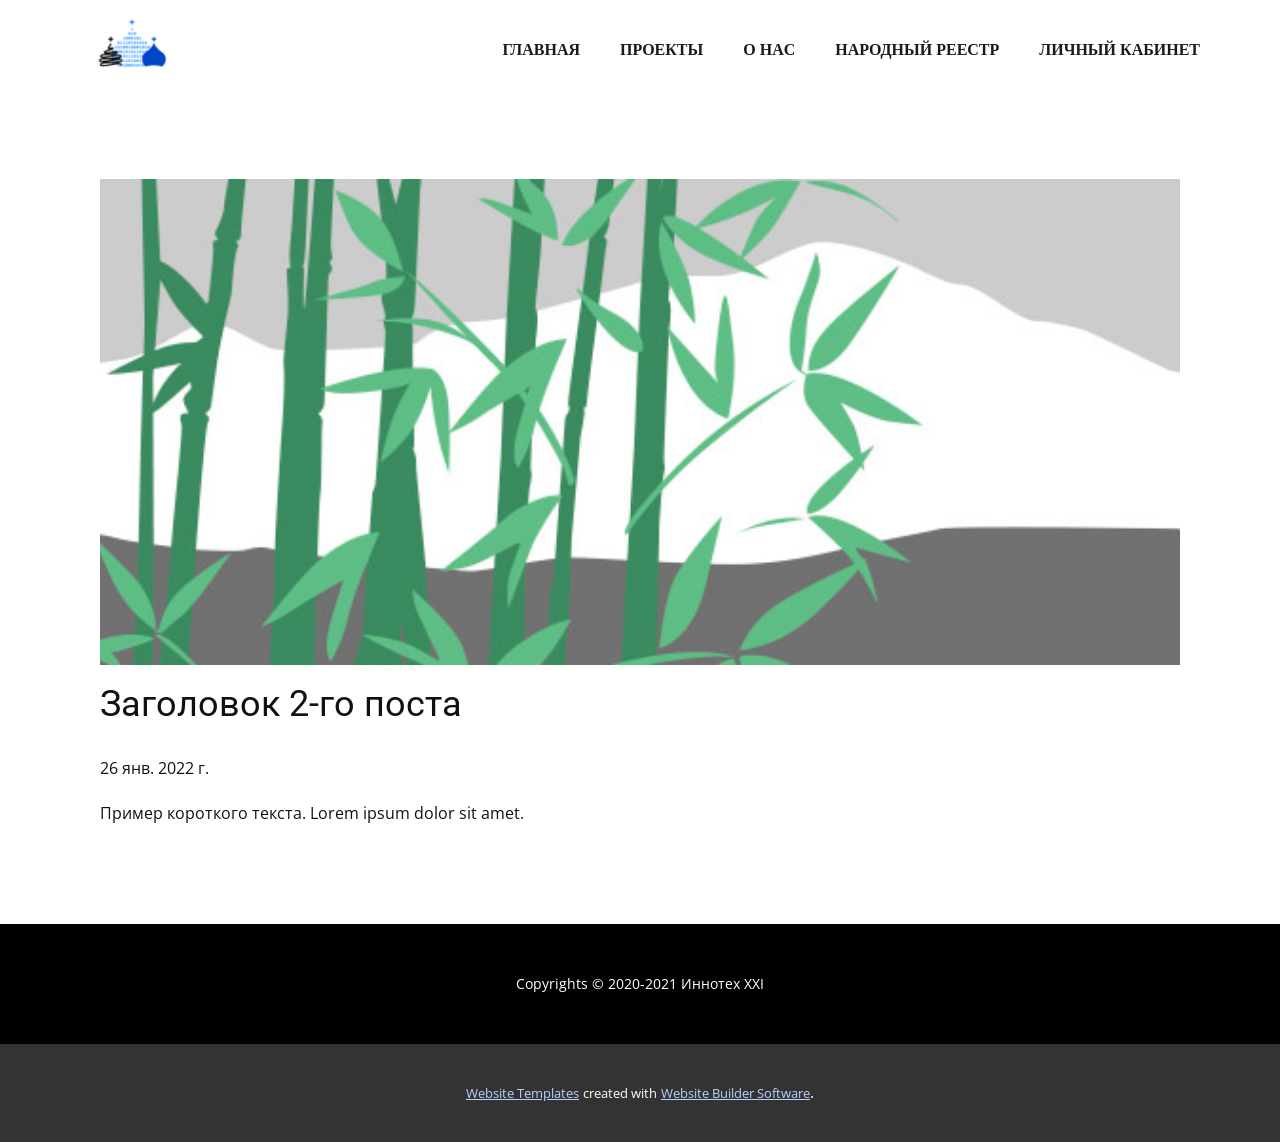
<file: blog/пост-1.html>
<!doctype html>
<html style="font-size: 16px;"><head>
    <meta name="viewport" content="width=device-width, initial-scale=1.0">
    <meta charset="utf-8">
    <meta name="keywords" content="Заголовок 1-го поста">
    <meta name="description" content="">
    <meta name="page_type" content="np-template-header-footer-from-plugin">
    <title>Заголовок 2-го поста</title>
    <link rel="stylesheet" href="../nicepage.css" media="screen">
<link rel="stylesheet" href="../Post-Template.css" media="screen">
    <script class="u-script" type="text/javascript" src="../jquery.js" defer=""></script>
    <script class="u-script" type="text/javascript" src="../nicepage.js" defer=""></script>
    <meta name="generator" content="Nicepage 4.3.3, nicepage.com">
    <link id="u-theme-google-font" rel="stylesheet" href="https://fonts.googleapis.com/css?family=Roboto:100,100i,300,300i,400,400i,500,500i,700,700i,900,900i|Open+Sans:300,300i,400,400i,600,600i,700,700i,800,800i">
    
    
    <script type="application/ld+json">{
		"@context": "http://schema.org",
		"@type": "Organization",
		"name": "",
		"logo": "images/2022-01-26_18-35-27.png"
}</script>
    <meta name="theme-color" content="#5090f7">
  </head>
  <body class="u-body"><header class="u-align-center-xs u-clearfix u-header u-white u-header" id="sec-75b6"><div class="u-clearfix u-sheet u-sheet-1">
        <a href="https://nicepage.one" class="u-image u-logo u-image-1" data-image-width="120" data-image-height="59">
          <img src="../images/2022-01-26_18-35-27.png" class="u-logo-image u-logo-image-1">
        </a>
        <nav class="u-align-left u-menu u-menu-dropdown u-nav-spacing-25 u-offcanvas u-menu-1" data-responsive-from="LG">
          <div class="menu-collapse" style="font-weight: 700; text-transform: uppercase;">
            <a class="u-button-style u-custom-text-active-color u-custom-text-hover-color u-nav-link" href="#" style="padding: 4px 0px; font-size: calc(1em + 8px);">
              <svg class="u-svg-link" preserveAspectRatio="xMidYMin slice" viewBox="0 0 302 302" style=""><use xmlns:xlink="http://www.w3.org/1999/xlink" xlink:href="#svg-7b92"></use></svg>
              <svg xmlns="http://www.w3.org/2000/svg" xmlns:xlink="http://www.w3.org/1999/xlink" version="1.1" id="svg-7b92" x="0px" y="0px" viewBox="0 0 302 302" style="enable-background:new 0 0 302 302;" xml:space="preserve" class="u-svg-content"><g><rect y="36" width="302" height="30"></rect><rect y="236" width="302" height="30"></rect><rect y="136" width="302" height="30"></rect>
</g><g></g><g></g><g></g><g></g><g></g><g></g><g></g><g></g><g></g><g></g><g></g><g></g><g></g><g></g><g></g></svg>
            </a>
          </div>
          <div class="u-custom-menu u-nav-container">
            <ul class="u-nav u-spacing-20 u-unstyled u-nav-1"><li class="u-nav-item"><a class="u-border-active-palette-1-base u-border-hover-palette-1-base u-button-style u-nav-link u-text-active-palette-1-base u-text-grey-90 u-text-hover-palette-1-light-1" href="../Главная.html" style="padding: 10px;">Главная</a>
</li><li class="u-nav-item"><a class="u-border-active-palette-1-base u-border-hover-palette-1-base u-button-style u-nav-link u-text-active-palette-1-base u-text-grey-90 u-text-hover-palette-1-light-1" href="https://templerevival.com/projects" target="_blank" style="padding: 10px;">Проекты</a>
</li><li class="u-nav-item"><a class="u-border-active-palette-1-base u-border-hover-palette-1-base u-button-style u-nav-link u-text-active-palette-1-base u-text-grey-90 u-text-hover-palette-1-light-1" href="https://templerevival.com/found_organization" target="_blank" style="padding: 10px;">О нac</a>
</li><li class="u-nav-item"><a class="u-border-active-palette-1-base u-border-hover-palette-1-base u-button-style u-nav-link u-text-active-palette-1-base u-text-grey-90 u-text-hover-palette-1-light-1" style="padding: 10px;">народный реестр</a>
</li><li class="u-nav-item"><a class="u-border-active-palette-1-base u-border-hover-palette-1-base u-button-style u-nav-link u-text-active-palette-1-base u-text-grey-90 u-text-hover-palette-1-light-1" href="../index.php" style="padding: 10px;">Личный Кабинет</a>
</li></ul>
          </div>
          <div class="u-custom-menu u-nav-container-collapse">
            <div class="u-align-center u-black u-container-style u-inner-container-layout u-opacity u-opacity-95 u-sidenav">
              <div class="u-inner-container-layout u-sidenav-overflow">
                <div class="u-menu-close"></div>
                <ul class="u-align-center u-nav u-popupmenu-items u-unstyled u-nav-2"><li class="u-nav-item"><a class="u-button-style u-nav-link" href="../Главная.html" style="padding: 10px;">Главная</a>
</li><li class="u-nav-item"><a class="u-button-style u-nav-link" href="https://templerevival.com/projects" target="_blank" style="padding: 10px;">Проекты</a>
</li><li class="u-nav-item"><a class="u-button-style u-nav-link" href="https://templerevival.com/found_organization" target="_blank" style="padding: 10px;">О нac</a>
</li><li class="u-nav-item"><a class="u-button-style u-nav-link" style="padding: 10px;">народный реестр</a>
</li><li class="u-nav-item"><a class="u-button-style u-nav-link" href="../index.php" style="padding: 10px;">Личный Кабинет</a>
</li></ul>
              </div>
            </div>
            <div class="u-black u-menu-overlay u-opacity u-opacity-70"></div>
          </div>
        </nav>
      </div></header>
    <section class="u-align-center u-clearfix u-section-1" id="sec-4349">
      <div class="u-clearfix u-sheet u-valign-middle-md u-valign-middle-sm u-valign-middle-xs u-sheet-1"><!--post_details--><!--post_details_options_json--><!--{"source":""}--><!--/post_details_options_json--><!--blog_post-->
        <div class="u-container-style u-expanded-width u-post-details u-post-details-1">
          <div class="u-container-layout u-valign-middle u-container-layout-1"><!--blog_post_image-->
            <img alt="" class="u-blog-control u-expanded-width u-image u-image-default u-image-1" src="[data-uri]"><!--/blog_post_image--><!--blog_post_header-->
            <h2 class="u-blog-control u-text u-text-1">Заголовок 2-го поста</h2><!--/blog_post_header--><!--blog_post_metadata-->
            <div class="u-blog-control u-metadata u-metadata-1"><!--blog_post_metadata_date-->
              <span class="u-meta-date u-meta-icon">26 янв. 2022 г.</span><!--/blog_post_metadata_date--><!--blog_post_metadata_category-->
              <!--/blog_post_metadata_category--><!--blog_post_metadata_comments-->
              <!--/blog_post_metadata_comments-->
            </div><!--/blog_post_metadata--><!--blog_post_content-->
            <div class="u-align-justify u-blog-control u-post-content u-text u-text-2 fr-view">
  Пример короткого текста. Lorem ipsum dolor sit amet.
  </div><!--/blog_post_content-->
          </div>
        </div><!--/blog_post--><!--/post_details-->
      </div>
    </section>
    
    
    <footer class="u-align-center u-black u-clearfix u-footer u-footer" id="sec-9346"><div class="u-clearfix u-sheet u-sheet-1">
        <p class="u-small-text u-text u-text-variant u-text-1"> Copyrights © 2020-2021 Иннотех XXI</p>
      </div></footer>
    <section class="u-backlink u-clearfix u-grey-80">
      <a class="u-link" href="https://nicepage.com/website-templates" target="_blank">
        <span>Website Templates</span>
      </a>
      <p class="u-text">
        <span>created with</span>
      </p>
      <a class="u-link" href="" target="_blank">
        <span>Website Builder Software</span>
      </a>. 
    </section>
  
</body></html>
</file>
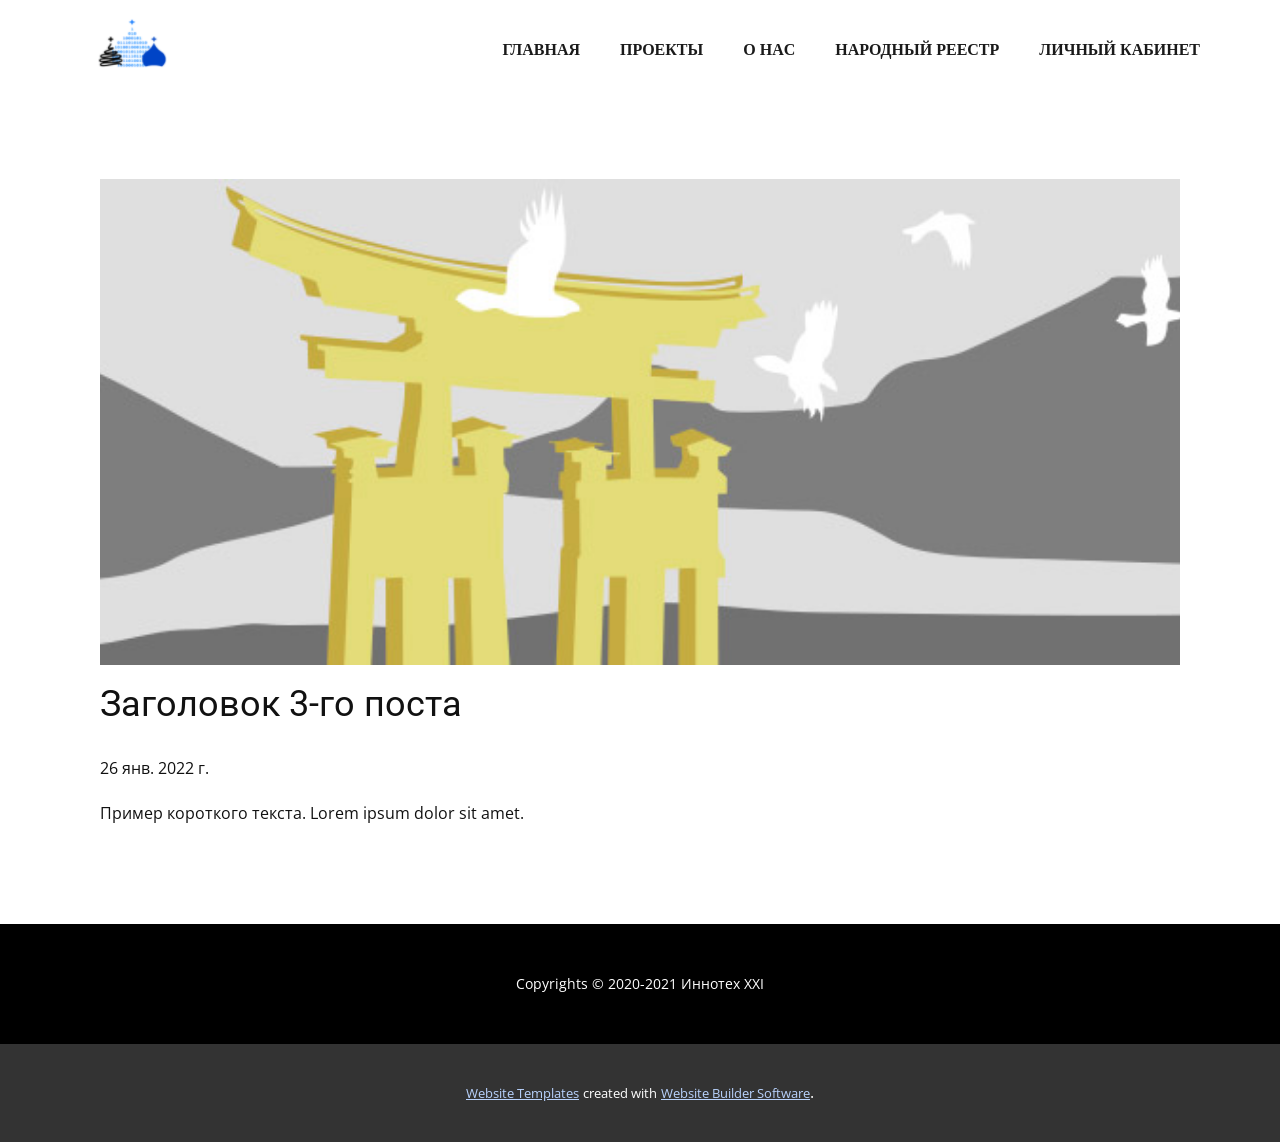
<file: blog/пост-2.html>
<!doctype html>
<html style="font-size: 16px;"><head>
    <meta name="viewport" content="width=device-width, initial-scale=1.0">
    <meta charset="utf-8">
    <meta name="keywords" content="Заголовок 1-го поста">
    <meta name="description" content="">
    <meta name="page_type" content="np-template-header-footer-from-plugin">
    <title>Заголовок 3-го поста</title>
    <link rel="stylesheet" href="../nicepage.css" media="screen">
<link rel="stylesheet" href="../Post-Template.css" media="screen">
    <script class="u-script" type="text/javascript" src="../jquery.js" defer=""></script>
    <script class="u-script" type="text/javascript" src="../nicepage.js" defer=""></script>
    <meta name="generator" content="Nicepage 4.3.3, nicepage.com">
    <link id="u-theme-google-font" rel="stylesheet" href="https://fonts.googleapis.com/css?family=Roboto:100,100i,300,300i,400,400i,500,500i,700,700i,900,900i|Open+Sans:300,300i,400,400i,600,600i,700,700i,800,800i">
    
    
    <script type="application/ld+json">{
		"@context": "http://schema.org",
		"@type": "Organization",
		"name": "",
		"logo": "images/2022-01-26_18-35-27.png"
}</script>
    <meta name="theme-color" content="#5090f7">
  </head>
  <body class="u-body"><header class="u-align-center-xs u-clearfix u-header u-white u-header" id="sec-75b6"><div class="u-clearfix u-sheet u-sheet-1">
        <a href="https://nicepage.one" class="u-image u-logo u-image-1" data-image-width="120" data-image-height="59">
          <img src="../images/2022-01-26_18-35-27.png" class="u-logo-image u-logo-image-1">
        </a>
        <nav class="u-align-left u-menu u-menu-dropdown u-nav-spacing-25 u-offcanvas u-menu-1" data-responsive-from="LG">
          <div class="menu-collapse" style="font-weight: 700; text-transform: uppercase;">
            <a class="u-button-style u-custom-text-active-color u-custom-text-hover-color u-nav-link" href="#" style="padding: 4px 0px; font-size: calc(1em + 8px);">
              <svg class="u-svg-link" preserveAspectRatio="xMidYMin slice" viewBox="0 0 302 302" style=""><use xmlns:xlink="http://www.w3.org/1999/xlink" xlink:href="#svg-7b92"></use></svg>
              <svg xmlns="http://www.w3.org/2000/svg" xmlns:xlink="http://www.w3.org/1999/xlink" version="1.1" id="svg-7b92" x="0px" y="0px" viewBox="0 0 302 302" style="enable-background:new 0 0 302 302;" xml:space="preserve" class="u-svg-content"><g><rect y="36" width="302" height="30"></rect><rect y="236" width="302" height="30"></rect><rect y="136" width="302" height="30"></rect>
</g><g></g><g></g><g></g><g></g><g></g><g></g><g></g><g></g><g></g><g></g><g></g><g></g><g></g><g></g><g></g></svg>
            </a>
          </div>
          <div class="u-custom-menu u-nav-container">
            <ul class="u-nav u-spacing-20 u-unstyled u-nav-1"><li class="u-nav-item"><a class="u-border-active-palette-1-base u-border-hover-palette-1-base u-button-style u-nav-link u-text-active-palette-1-base u-text-grey-90 u-text-hover-palette-1-light-1" href="../Главная.html" style="padding: 10px;">Главная</a>
</li><li class="u-nav-item"><a class="u-border-active-palette-1-base u-border-hover-palette-1-base u-button-style u-nav-link u-text-active-palette-1-base u-text-grey-90 u-text-hover-palette-1-light-1" href="https://templerevival.com/projects" target="_blank" style="padding: 10px;">Проекты</a>
</li><li class="u-nav-item"><a class="u-border-active-palette-1-base u-border-hover-palette-1-base u-button-style u-nav-link u-text-active-palette-1-base u-text-grey-90 u-text-hover-palette-1-light-1" href="https://templerevival.com/found_organization" target="_blank" style="padding: 10px;">О нac</a>
</li><li class="u-nav-item"><a class="u-border-active-palette-1-base u-border-hover-palette-1-base u-button-style u-nav-link u-text-active-palette-1-base u-text-grey-90 u-text-hover-palette-1-light-1" style="padding: 10px;">народный реестр</a>
</li><li class="u-nav-item"><a class="u-border-active-palette-1-base u-border-hover-palette-1-base u-button-style u-nav-link u-text-active-palette-1-base u-text-grey-90 u-text-hover-palette-1-light-1" href="../index.php" style="padding: 10px;">Личный Кабинет</a>
</li></ul>
          </div>
          <div class="u-custom-menu u-nav-container-collapse">
            <div class="u-align-center u-black u-container-style u-inner-container-layout u-opacity u-opacity-95 u-sidenav">
              <div class="u-inner-container-layout u-sidenav-overflow">
                <div class="u-menu-close"></div>
                <ul class="u-align-center u-nav u-popupmenu-items u-unstyled u-nav-2"><li class="u-nav-item"><a class="u-button-style u-nav-link" href="../Главная.html" style="padding: 10px;">Главная</a>
</li><li class="u-nav-item"><a class="u-button-style u-nav-link" href="https://templerevival.com/projects" target="_blank" style="padding: 10px;">Проекты</a>
</li><li class="u-nav-item"><a class="u-button-style u-nav-link" href="https://templerevival.com/found_organization" target="_blank" style="padding: 10px;">О нac</a>
</li><li class="u-nav-item"><a class="u-button-style u-nav-link" style="padding: 10px;">народный реестр</a>
</li><li class="u-nav-item"><a class="u-button-style u-nav-link" href="../index.php" style="padding: 10px;">Личный Кабинет</a>
</li></ul>
              </div>
            </div>
            <div class="u-black u-menu-overlay u-opacity u-opacity-70"></div>
          </div>
        </nav>
      </div></header>
    <section class="u-align-center u-clearfix u-section-1" id="sec-4349">
      <div class="u-clearfix u-sheet u-valign-middle-md u-valign-middle-sm u-valign-middle-xs u-sheet-1"><!--post_details--><!--post_details_options_json--><!--{"source":""}--><!--/post_details_options_json--><!--blog_post-->
        <div class="u-container-style u-expanded-width u-post-details u-post-details-1">
          <div class="u-container-layout u-valign-middle u-container-layout-1"><!--blog_post_image-->
            <img alt="" class="u-blog-control u-expanded-width u-image u-image-default u-image-1" src="[data-uri]"><!--/blog_post_image--><!--blog_post_header-->
            <h2 class="u-blog-control u-text u-text-1">Заголовок 3-го поста</h2><!--/blog_post_header--><!--blog_post_metadata-->
            <div class="u-blog-control u-metadata u-metadata-1"><!--blog_post_metadata_date-->
              <span class="u-meta-date u-meta-icon">26 янв. 2022 г.</span><!--/blog_post_metadata_date--><!--blog_post_metadata_category-->
              <!--/blog_post_metadata_category--><!--blog_post_metadata_comments-->
              <!--/blog_post_metadata_comments-->
            </div><!--/blog_post_metadata--><!--blog_post_content-->
            <div class="u-align-justify u-blog-control u-post-content u-text u-text-2 fr-view">
  Пример короткого текста. Lorem ipsum dolor sit amet.
  </div><!--/blog_post_content-->
          </div>
        </div><!--/blog_post--><!--/post_details-->
      </div>
    </section>
    
    
    <footer class="u-align-center u-black u-clearfix u-footer u-footer" id="sec-9346"><div class="u-clearfix u-sheet u-sheet-1">
        <p class="u-small-text u-text u-text-variant u-text-1"> Copyrights © 2020-2021 Иннотех XXI</p>
      </div></footer>
    <section class="u-backlink u-clearfix u-grey-80">
      <a class="u-link" href="https://nicepage.com/website-templates" target="_blank">
        <span>Website Templates</span>
      </a>
      <p class="u-text">
        <span>created with</span>
      </p>
      <a class="u-link" href="" target="_blank">
        <span>Website Builder Software</span>
      </a>. 
    </section>
  
</body></html>
</file>
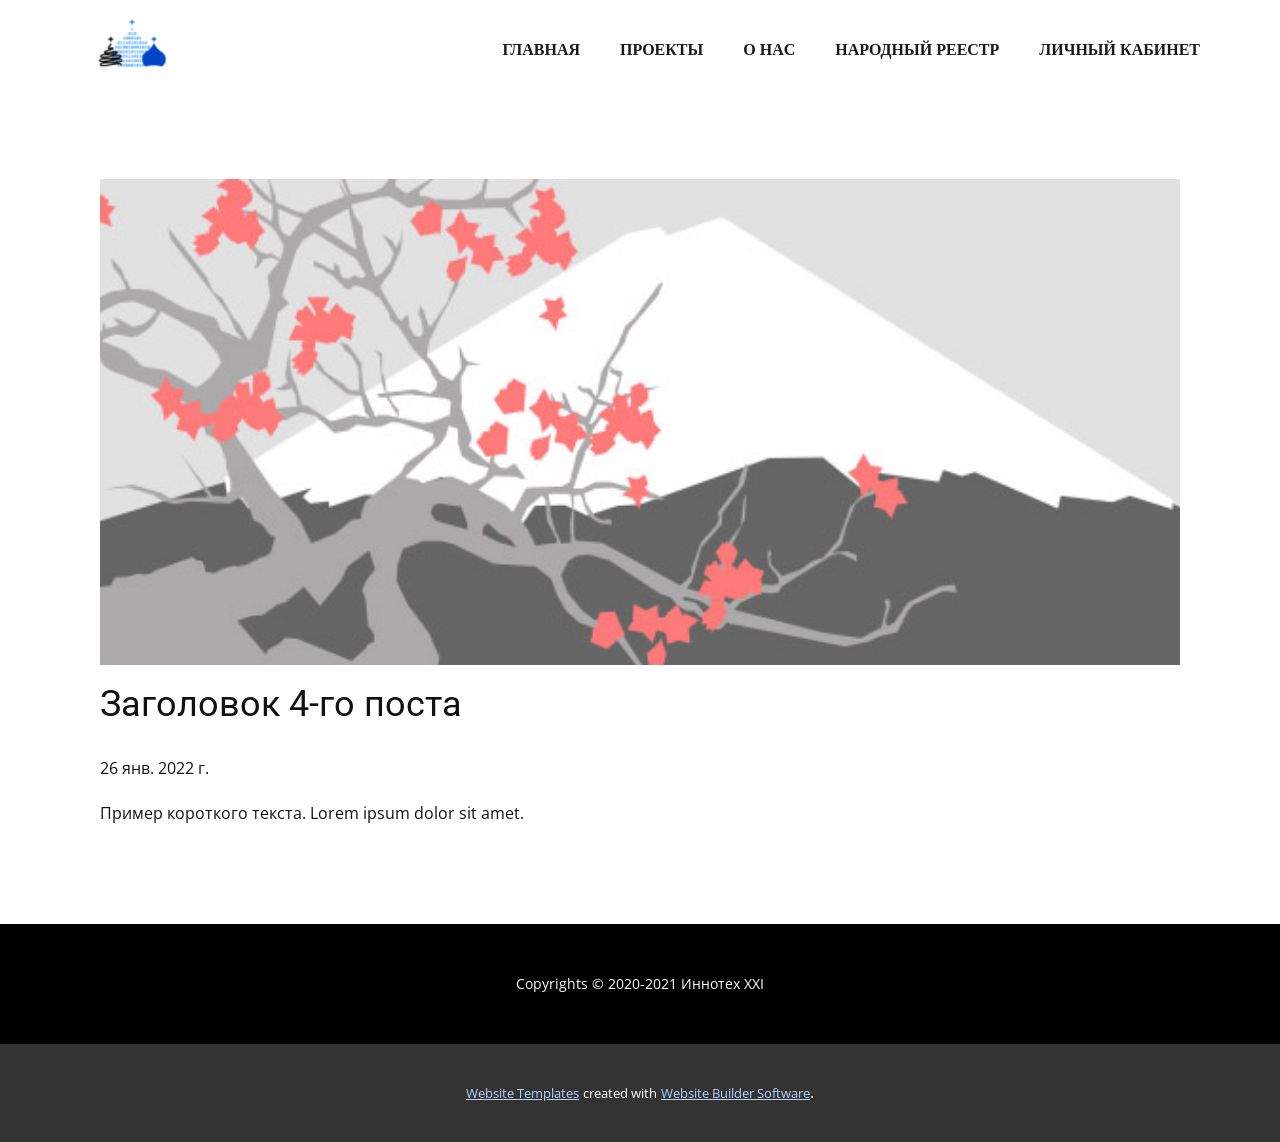
<file: blog/пост-3.html>
<!doctype html>
<html style="font-size: 16px;"><head>
    <meta name="viewport" content="width=device-width, initial-scale=1.0">
    <meta charset="utf-8">
    <meta name="keywords" content="Заголовок 1-го поста">
    <meta name="description" content="">
    <meta name="page_type" content="np-template-header-footer-from-plugin">
    <title>Заголовок 4-го поста</title>
    <link rel="stylesheet" href="../nicepage.css" media="screen">
<link rel="stylesheet" href="../Post-Template.css" media="screen">
    <script class="u-script" type="text/javascript" src="../jquery.js" defer=""></script>
    <script class="u-script" type="text/javascript" src="../nicepage.js" defer=""></script>
    <meta name="generator" content="Nicepage 4.3.3, nicepage.com">
    <link id="u-theme-google-font" rel="stylesheet" href="https://fonts.googleapis.com/css?family=Roboto:100,100i,300,300i,400,400i,500,500i,700,700i,900,900i|Open+Sans:300,300i,400,400i,600,600i,700,700i,800,800i">
    
    
    <script type="application/ld+json">{
		"@context": "http://schema.org",
		"@type": "Organization",
		"name": "",
		"logo": "images/2022-01-26_18-35-27.png"
}</script>
    <meta name="theme-color" content="#5090f7">
  </head>
  <body class="u-body"><header class="u-align-center-xs u-clearfix u-header u-white u-header" id="sec-75b6"><div class="u-clearfix u-sheet u-sheet-1">
        <a href="https://nicepage.one" class="u-image u-logo u-image-1" data-image-width="120" data-image-height="59">
          <img src="../images/2022-01-26_18-35-27.png" class="u-logo-image u-logo-image-1">
        </a>
        <nav class="u-align-left u-menu u-menu-dropdown u-nav-spacing-25 u-offcanvas u-menu-1" data-responsive-from="LG">
          <div class="menu-collapse" style="font-weight: 700; text-transform: uppercase;">
            <a class="u-button-style u-custom-text-active-color u-custom-text-hover-color u-nav-link" href="#" style="padding: 4px 0px; font-size: calc(1em + 8px);">
              <svg class="u-svg-link" preserveAspectRatio="xMidYMin slice" viewBox="0 0 302 302" style=""><use xmlns:xlink="http://www.w3.org/1999/xlink" xlink:href="#svg-7b92"></use></svg>
              <svg xmlns="http://www.w3.org/2000/svg" xmlns:xlink="http://www.w3.org/1999/xlink" version="1.1" id="svg-7b92" x="0px" y="0px" viewBox="0 0 302 302" style="enable-background:new 0 0 302 302;" xml:space="preserve" class="u-svg-content"><g><rect y="36" width="302" height="30"></rect><rect y="236" width="302" height="30"></rect><rect y="136" width="302" height="30"></rect>
</g><g></g><g></g><g></g><g></g><g></g><g></g><g></g><g></g><g></g><g></g><g></g><g></g><g></g><g></g><g></g></svg>
            </a>
          </div>
          <div class="u-custom-menu u-nav-container">
            <ul class="u-nav u-spacing-20 u-unstyled u-nav-1"><li class="u-nav-item"><a class="u-border-active-palette-1-base u-border-hover-palette-1-base u-button-style u-nav-link u-text-active-palette-1-base u-text-grey-90 u-text-hover-palette-1-light-1" href="../Главная.html" style="padding: 10px;">Главная</a>
</li><li class="u-nav-item"><a class="u-border-active-palette-1-base u-border-hover-palette-1-base u-button-style u-nav-link u-text-active-palette-1-base u-text-grey-90 u-text-hover-palette-1-light-1" href="https://templerevival.com/projects" target="_blank" style="padding: 10px;">Проекты</a>
</li><li class="u-nav-item"><a class="u-border-active-palette-1-base u-border-hover-palette-1-base u-button-style u-nav-link u-text-active-palette-1-base u-text-grey-90 u-text-hover-palette-1-light-1" href="https://templerevival.com/found_organization" target="_blank" style="padding: 10px;">О нac</a>
</li><li class="u-nav-item"><a class="u-border-active-palette-1-base u-border-hover-palette-1-base u-button-style u-nav-link u-text-active-palette-1-base u-text-grey-90 u-text-hover-palette-1-light-1" style="padding: 10px;">народный реестр</a>
</li><li class="u-nav-item"><a class="u-border-active-palette-1-base u-border-hover-palette-1-base u-button-style u-nav-link u-text-active-palette-1-base u-text-grey-90 u-text-hover-palette-1-light-1" href="../index.php" style="padding: 10px;">Личный Кабинет</a>
</li></ul>
          </div>
          <div class="u-custom-menu u-nav-container-collapse">
            <div class="u-align-center u-black u-container-style u-inner-container-layout u-opacity u-opacity-95 u-sidenav">
              <div class="u-inner-container-layout u-sidenav-overflow">
                <div class="u-menu-close"></div>
                <ul class="u-align-center u-nav u-popupmenu-items u-unstyled u-nav-2"><li class="u-nav-item"><a class="u-button-style u-nav-link" href="../Главная.html" style="padding: 10px;">Главная</a>
</li><li class="u-nav-item"><a class="u-button-style u-nav-link" href="https://templerevival.com/projects" target="_blank" style="padding: 10px;">Проекты</a>
</li><li class="u-nav-item"><a class="u-button-style u-nav-link" href="https://templerevival.com/found_organization" target="_blank" style="padding: 10px;">О нac</a>
</li><li class="u-nav-item"><a class="u-button-style u-nav-link" style="padding: 10px;">народный реестр</a>
</li><li class="u-nav-item"><a class="u-button-style u-nav-link" href="../index.php" style="padding: 10px;">Личный Кабинет</a>
</li></ul>
              </div>
            </div>
            <div class="u-black u-menu-overlay u-opacity u-opacity-70"></div>
          </div>
        </nav>
      </div></header>
    <section class="u-align-center u-clearfix u-section-1" id="sec-4349">
      <div class="u-clearfix u-sheet u-valign-middle-md u-valign-middle-sm u-valign-middle-xs u-sheet-1"><!--post_details--><!--post_details_options_json--><!--{"source":""}--><!--/post_details_options_json--><!--blog_post-->
        <div class="u-container-style u-expanded-width u-post-details u-post-details-1">
          <div class="u-container-layout u-valign-middle u-container-layout-1"><!--blog_post_image-->
            <img alt="" class="u-blog-control u-expanded-width u-image u-image-default u-image-1" src="[data-uri]"><!--/blog_post_image--><!--blog_post_header-->
            <h2 class="u-blog-control u-text u-text-1">Заголовок 4-го поста</h2><!--/blog_post_header--><!--blog_post_metadata-->
            <div class="u-blog-control u-metadata u-metadata-1"><!--blog_post_metadata_date-->
              <span class="u-meta-date u-meta-icon">26 янв. 2022 г.</span><!--/blog_post_metadata_date--><!--blog_post_metadata_category-->
              <!--/blog_post_metadata_category--><!--blog_post_metadata_comments-->
              <!--/blog_post_metadata_comments-->
            </div><!--/blog_post_metadata--><!--blog_post_content-->
            <div class="u-align-justify u-blog-control u-post-content u-text u-text-2 fr-view">
  Пример короткого текста. Lorem ipsum dolor sit amet.
  </div><!--/blog_post_content-->
          </div>
        </div><!--/blog_post--><!--/post_details-->
      </div>
    </section>
    
    
    <footer class="u-align-center u-black u-clearfix u-footer u-footer" id="sec-9346"><div class="u-clearfix u-sheet u-sheet-1">
        <p class="u-small-text u-text u-text-variant u-text-1"> Copyrights © 2020-2021 Иннотех XXI</p>
      </div></footer>
    <section class="u-backlink u-clearfix u-grey-80">
      <a class="u-link" href="https://nicepage.com/website-templates" target="_blank">
        <span>Website Templates</span>
      </a>
      <p class="u-text">
        <span>created with</span>
      </p>
      <a class="u-link" href="" target="_blank">
        <span>Website Builder Software</span>
      </a>. 
    </section>
  
</body></html>
</file>
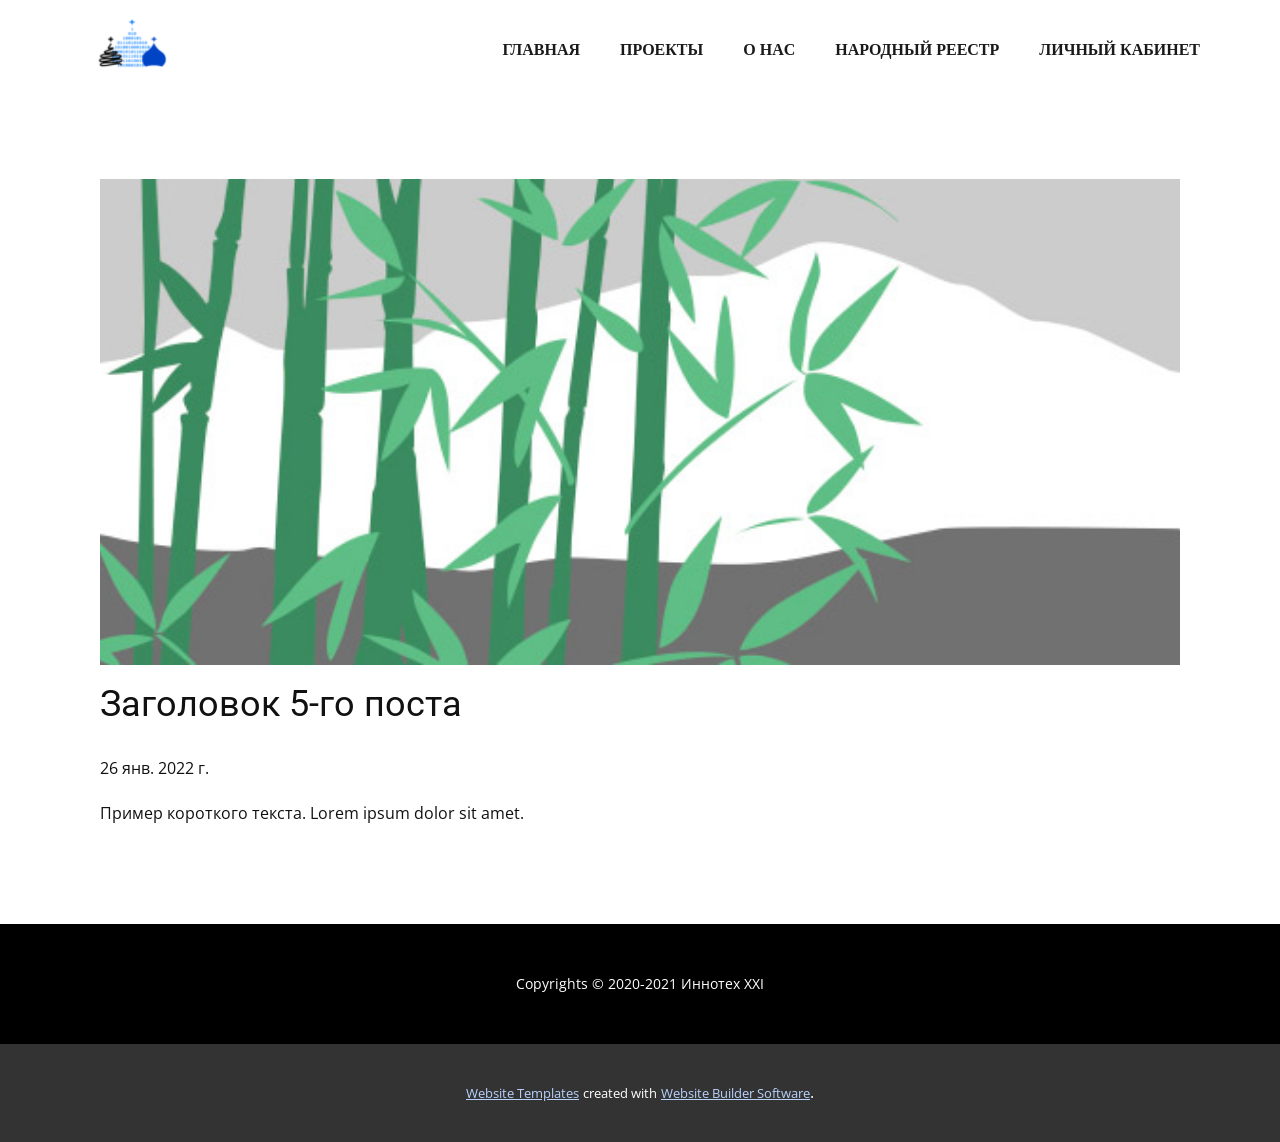
<file: blog/пост-4.html>
<!doctype html>
<html style="font-size: 16px;"><head>
    <meta name="viewport" content="width=device-width, initial-scale=1.0">
    <meta charset="utf-8">
    <meta name="keywords" content="Заголовок 1-го поста">
    <meta name="description" content="">
    <meta name="page_type" content="np-template-header-footer-from-plugin">
    <title>Заголовок 5-го поста</title>
    <link rel="stylesheet" href="../nicepage.css" media="screen">
<link rel="stylesheet" href="../Post-Template.css" media="screen">
    <script class="u-script" type="text/javascript" src="../jquery.js" defer=""></script>
    <script class="u-script" type="text/javascript" src="../nicepage.js" defer=""></script>
    <meta name="generator" content="Nicepage 4.3.3, nicepage.com">
    <link id="u-theme-google-font" rel="stylesheet" href="https://fonts.googleapis.com/css?family=Roboto:100,100i,300,300i,400,400i,500,500i,700,700i,900,900i|Open+Sans:300,300i,400,400i,600,600i,700,700i,800,800i">
    
    
    <script type="application/ld+json">{
		"@context": "http://schema.org",
		"@type": "Organization",
		"name": "",
		"logo": "images/2022-01-26_18-35-27.png"
}</script>
    <meta name="theme-color" content="#5090f7">
  </head>
  <body class="u-body"><header class="u-align-center-xs u-clearfix u-header u-white u-header" id="sec-75b6"><div class="u-clearfix u-sheet u-sheet-1">
        <a href="https://nicepage.one" class="u-image u-logo u-image-1" data-image-width="120" data-image-height="59">
          <img src="../images/2022-01-26_18-35-27.png" class="u-logo-image u-logo-image-1">
        </a>
        <nav class="u-align-left u-menu u-menu-dropdown u-nav-spacing-25 u-offcanvas u-menu-1" data-responsive-from="LG">
          <div class="menu-collapse" style="font-weight: 700; text-transform: uppercase;">
            <a class="u-button-style u-custom-text-active-color u-custom-text-hover-color u-nav-link" href="#" style="padding: 4px 0px; font-size: calc(1em + 8px);">
              <svg class="u-svg-link" preserveAspectRatio="xMidYMin slice" viewBox="0 0 302 302" style=""><use xmlns:xlink="http://www.w3.org/1999/xlink" xlink:href="#svg-7b92"></use></svg>
              <svg xmlns="http://www.w3.org/2000/svg" xmlns:xlink="http://www.w3.org/1999/xlink" version="1.1" id="svg-7b92" x="0px" y="0px" viewBox="0 0 302 302" style="enable-background:new 0 0 302 302;" xml:space="preserve" class="u-svg-content"><g><rect y="36" width="302" height="30"></rect><rect y="236" width="302" height="30"></rect><rect y="136" width="302" height="30"></rect>
</g><g></g><g></g><g></g><g></g><g></g><g></g><g></g><g></g><g></g><g></g><g></g><g></g><g></g><g></g><g></g></svg>
            </a>
          </div>
          <div class="u-custom-menu u-nav-container">
            <ul class="u-nav u-spacing-20 u-unstyled u-nav-1"><li class="u-nav-item"><a class="u-border-active-palette-1-base u-border-hover-palette-1-base u-button-style u-nav-link u-text-active-palette-1-base u-text-grey-90 u-text-hover-palette-1-light-1" href="../Главная.html" style="padding: 10px;">Главная</a>
</li><li class="u-nav-item"><a class="u-border-active-palette-1-base u-border-hover-palette-1-base u-button-style u-nav-link u-text-active-palette-1-base u-text-grey-90 u-text-hover-palette-1-light-1" href="https://templerevival.com/projects" target="_blank" style="padding: 10px;">Проекты</a>
</li><li class="u-nav-item"><a class="u-border-active-palette-1-base u-border-hover-palette-1-base u-button-style u-nav-link u-text-active-palette-1-base u-text-grey-90 u-text-hover-palette-1-light-1" href="https://templerevival.com/found_organization" target="_blank" style="padding: 10px;">О нac</a>
</li><li class="u-nav-item"><a class="u-border-active-palette-1-base u-border-hover-palette-1-base u-button-style u-nav-link u-text-active-palette-1-base u-text-grey-90 u-text-hover-palette-1-light-1" style="padding: 10px;">народный реестр</a>
</li><li class="u-nav-item"><a class="u-border-active-palette-1-base u-border-hover-palette-1-base u-button-style u-nav-link u-text-active-palette-1-base u-text-grey-90 u-text-hover-palette-1-light-1" href="../index.php" style="padding: 10px;">Личный Кабинет</a>
</li></ul>
          </div>
          <div class="u-custom-menu u-nav-container-collapse">
            <div class="u-align-center u-black u-container-style u-inner-container-layout u-opacity u-opacity-95 u-sidenav">
              <div class="u-inner-container-layout u-sidenav-overflow">
                <div class="u-menu-close"></div>
                <ul class="u-align-center u-nav u-popupmenu-items u-unstyled u-nav-2"><li class="u-nav-item"><a class="u-button-style u-nav-link" href="../Главная.html" style="padding: 10px;">Главная</a>
</li><li class="u-nav-item"><a class="u-button-style u-nav-link" href="https://templerevival.com/projects" target="_blank" style="padding: 10px;">Проекты</a>
</li><li class="u-nav-item"><a class="u-button-style u-nav-link" href="https://templerevival.com/found_organization" target="_blank" style="padding: 10px;">О нac</a>
</li><li class="u-nav-item"><a class="u-button-style u-nav-link" style="padding: 10px;">народный реестр</a>
</li><li class="u-nav-item"><a class="u-button-style u-nav-link" href="../index.php" style="padding: 10px;">Личный Кабинет</a>
</li></ul>
              </div>
            </div>
            <div class="u-black u-menu-overlay u-opacity u-opacity-70"></div>
          </div>
        </nav>
      </div></header>
    <section class="u-align-center u-clearfix u-section-1" id="sec-4349">
      <div class="u-clearfix u-sheet u-valign-middle-md u-valign-middle-sm u-valign-middle-xs u-sheet-1"><!--post_details--><!--post_details_options_json--><!--{"source":""}--><!--/post_details_options_json--><!--blog_post-->
        <div class="u-container-style u-expanded-width u-post-details u-post-details-1">
          <div class="u-container-layout u-valign-middle u-container-layout-1"><!--blog_post_image-->
            <img alt="" class="u-blog-control u-expanded-width u-image u-image-default u-image-1" src="[data-uri]"><!--/blog_post_image--><!--blog_post_header-->
            <h2 class="u-blog-control u-text u-text-1">Заголовок 5-го поста</h2><!--/blog_post_header--><!--blog_post_metadata-->
            <div class="u-blog-control u-metadata u-metadata-1"><!--blog_post_metadata_date-->
              <span class="u-meta-date u-meta-icon">26 янв. 2022 г.</span><!--/blog_post_metadata_date--><!--blog_post_metadata_category-->
              <!--/blog_post_metadata_category--><!--blog_post_metadata_comments-->
              <!--/blog_post_metadata_comments-->
            </div><!--/blog_post_metadata--><!--blog_post_content-->
            <div class="u-align-justify u-blog-control u-post-content u-text u-text-2 fr-view">
  Пример короткого текста. Lorem ipsum dolor sit amet.
  </div><!--/blog_post_content-->
          </div>
        </div><!--/blog_post--><!--/post_details-->
      </div>
    </section>
    
    
    <footer class="u-align-center u-black u-clearfix u-footer u-footer" id="sec-9346"><div class="u-clearfix u-sheet u-sheet-1">
        <p class="u-small-text u-text u-text-variant u-text-1"> Copyrights © 2020-2021 Иннотех XXI</p>
      </div></footer>
    <section class="u-backlink u-clearfix u-grey-80">
      <a class="u-link" href="https://nicepage.com/website-templates" target="_blank">
        <span>Website Templates</span>
      </a>
      <p class="u-text">
        <span>created with</span>
      </p>
      <a class="u-link" href="" target="_blank">
        <span>Website Builder Software</span>
      </a>. 
    </section>
  
</body></html>
</file>
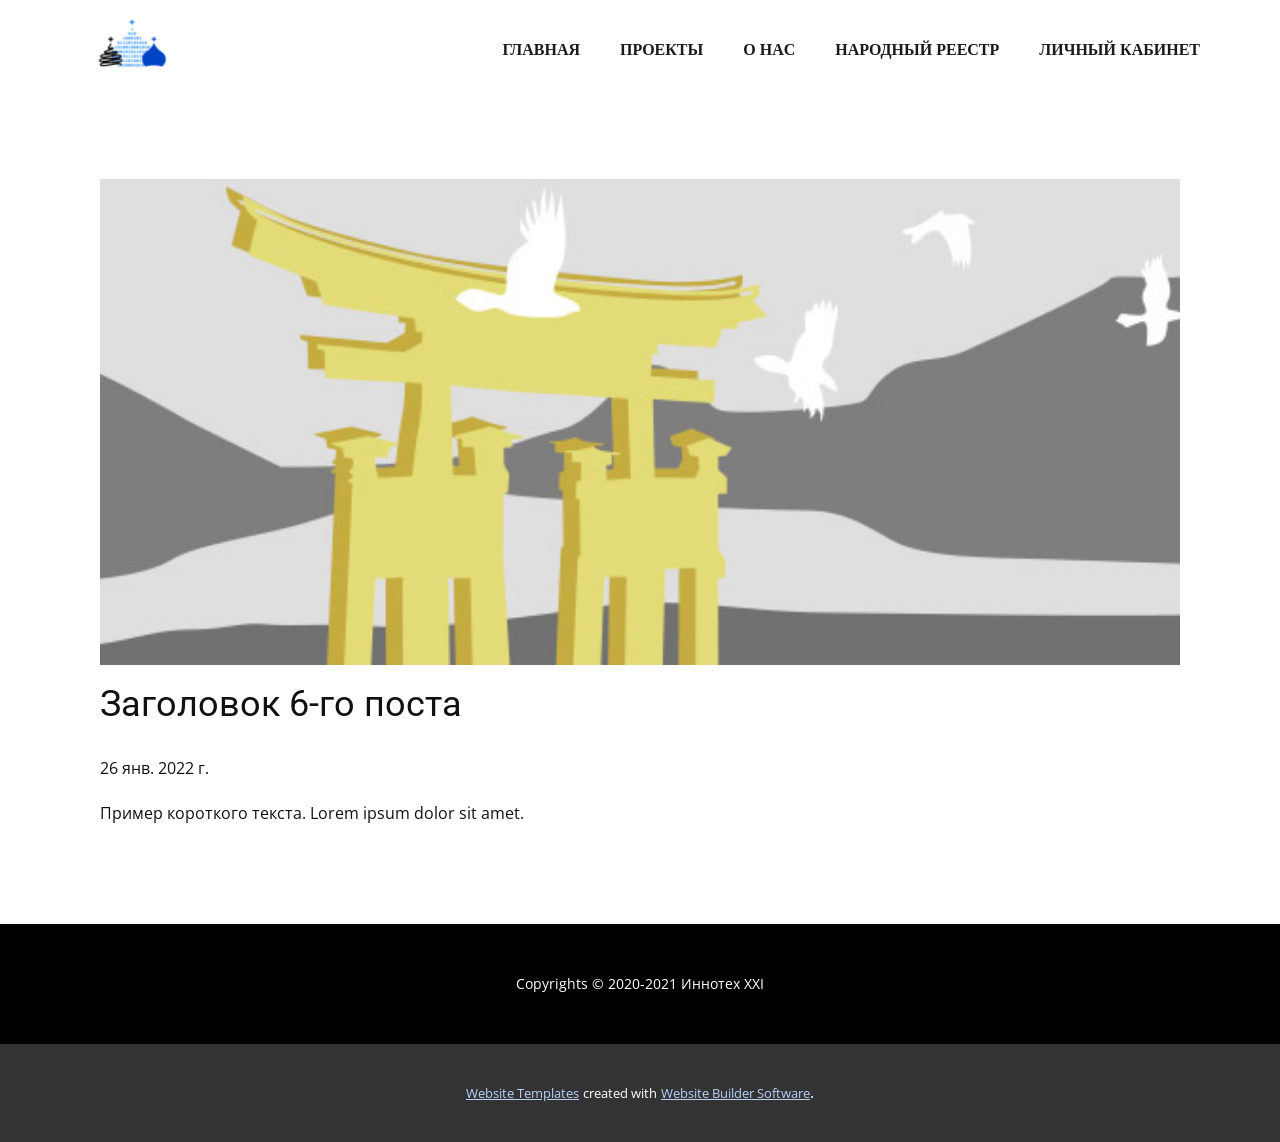
<file: blog/пост-5.html>
<!doctype html>
<html style="font-size: 16px;"><head>
    <meta name="viewport" content="width=device-width, initial-scale=1.0">
    <meta charset="utf-8">
    <meta name="keywords" content="Заголовок 1-го поста">
    <meta name="description" content="">
    <meta name="page_type" content="np-template-header-footer-from-plugin">
    <title>Заголовок 6-го поста</title>
    <link rel="stylesheet" href="../nicepage.css" media="screen">
<link rel="stylesheet" href="../Post-Template.css" media="screen">
    <script class="u-script" type="text/javascript" src="../jquery.js" defer=""></script>
    <script class="u-script" type="text/javascript" src="../nicepage.js" defer=""></script>
    <meta name="generator" content="Nicepage 4.3.3, nicepage.com">
    <link id="u-theme-google-font" rel="stylesheet" href="https://fonts.googleapis.com/css?family=Roboto:100,100i,300,300i,400,400i,500,500i,700,700i,900,900i|Open+Sans:300,300i,400,400i,600,600i,700,700i,800,800i">
    
    
    <script type="application/ld+json">{
		"@context": "http://schema.org",
		"@type": "Organization",
		"name": "",
		"logo": "images/2022-01-26_18-35-27.png"
}</script>
    <meta name="theme-color" content="#5090f7">
  </head>
  <body class="u-body"><header class="u-align-center-xs u-clearfix u-header u-white u-header" id="sec-75b6"><div class="u-clearfix u-sheet u-sheet-1">
        <a href="https://nicepage.one" class="u-image u-logo u-image-1" data-image-width="120" data-image-height="59">
          <img src="../images/2022-01-26_18-35-27.png" class="u-logo-image u-logo-image-1">
        </a>
        <nav class="u-align-left u-menu u-menu-dropdown u-nav-spacing-25 u-offcanvas u-menu-1" data-responsive-from="LG">
          <div class="menu-collapse" style="font-weight: 700; text-transform: uppercase;">
            <a class="u-button-style u-custom-text-active-color u-custom-text-hover-color u-nav-link" href="#" style="padding: 4px 0px; font-size: calc(1em + 8px);">
              <svg class="u-svg-link" preserveAspectRatio="xMidYMin slice" viewBox="0 0 302 302" style=""><use xmlns:xlink="http://www.w3.org/1999/xlink" xlink:href="#svg-7b92"></use></svg>
              <svg xmlns="http://www.w3.org/2000/svg" xmlns:xlink="http://www.w3.org/1999/xlink" version="1.1" id="svg-7b92" x="0px" y="0px" viewBox="0 0 302 302" style="enable-background:new 0 0 302 302;" xml:space="preserve" class="u-svg-content"><g><rect y="36" width="302" height="30"></rect><rect y="236" width="302" height="30"></rect><rect y="136" width="302" height="30"></rect>
</g><g></g><g></g><g></g><g></g><g></g><g></g><g></g><g></g><g></g><g></g><g></g><g></g><g></g><g></g><g></g></svg>
            </a>
          </div>
          <div class="u-custom-menu u-nav-container">
            <ul class="u-nav u-spacing-20 u-unstyled u-nav-1"><li class="u-nav-item"><a class="u-border-active-palette-1-base u-border-hover-palette-1-base u-button-style u-nav-link u-text-active-palette-1-base u-text-grey-90 u-text-hover-palette-1-light-1" href="../Главная.html" style="padding: 10px;">Главная</a>
</li><li class="u-nav-item"><a class="u-border-active-palette-1-base u-border-hover-palette-1-base u-button-style u-nav-link u-text-active-palette-1-base u-text-grey-90 u-text-hover-palette-1-light-1" href="https://templerevival.com/projects" target="_blank" style="padding: 10px;">Проекты</a>
</li><li class="u-nav-item"><a class="u-border-active-palette-1-base u-border-hover-palette-1-base u-button-style u-nav-link u-text-active-palette-1-base u-text-grey-90 u-text-hover-palette-1-light-1" href="https://templerevival.com/found_organization" target="_blank" style="padding: 10px;">О нac</a>
</li><li class="u-nav-item"><a class="u-border-active-palette-1-base u-border-hover-palette-1-base u-button-style u-nav-link u-text-active-palette-1-base u-text-grey-90 u-text-hover-palette-1-light-1" style="padding: 10px;">народный реестр</a>
</li><li class="u-nav-item"><a class="u-border-active-palette-1-base u-border-hover-palette-1-base u-button-style u-nav-link u-text-active-palette-1-base u-text-grey-90 u-text-hover-palette-1-light-1" href="../index.php" style="padding: 10px;">Личный Кабинет</a>
</li></ul>
          </div>
          <div class="u-custom-menu u-nav-container-collapse">
            <div class="u-align-center u-black u-container-style u-inner-container-layout u-opacity u-opacity-95 u-sidenav">
              <div class="u-inner-container-layout u-sidenav-overflow">
                <div class="u-menu-close"></div>
                <ul class="u-align-center u-nav u-popupmenu-items u-unstyled u-nav-2"><li class="u-nav-item"><a class="u-button-style u-nav-link" href="../Главная.html" style="padding: 10px;">Главная</a>
</li><li class="u-nav-item"><a class="u-button-style u-nav-link" href="https://templerevival.com/projects" target="_blank" style="padding: 10px;">Проекты</a>
</li><li class="u-nav-item"><a class="u-button-style u-nav-link" href="https://templerevival.com/found_organization" target="_blank" style="padding: 10px;">О нac</a>
</li><li class="u-nav-item"><a class="u-button-style u-nav-link" style="padding: 10px;">народный реестр</a>
</li><li class="u-nav-item"><a class="u-button-style u-nav-link" href="../index.php" style="padding: 10px;">Личный Кабинет</a>
</li></ul>
              </div>
            </div>
            <div class="u-black u-menu-overlay u-opacity u-opacity-70"></div>
          </div>
        </nav>
      </div></header>
    <section class="u-align-center u-clearfix u-section-1" id="sec-4349">
      <div class="u-clearfix u-sheet u-valign-middle-md u-valign-middle-sm u-valign-middle-xs u-sheet-1"><!--post_details--><!--post_details_options_json--><!--{"source":""}--><!--/post_details_options_json--><!--blog_post-->
        <div class="u-container-style u-expanded-width u-post-details u-post-details-1">
          <div class="u-container-layout u-valign-middle u-container-layout-1"><!--blog_post_image-->
            <img alt="" class="u-blog-control u-expanded-width u-image u-image-default u-image-1" src="[data-uri]"><!--/blog_post_image--><!--blog_post_header-->
            <h2 class="u-blog-control u-text u-text-1">Заголовок 6-го поста</h2><!--/blog_post_header--><!--blog_post_metadata-->
            <div class="u-blog-control u-metadata u-metadata-1"><!--blog_post_metadata_date-->
              <span class="u-meta-date u-meta-icon">26 янв. 2022 г.</span><!--/blog_post_metadata_date--><!--blog_post_metadata_category-->
              <!--/blog_post_metadata_category--><!--blog_post_metadata_comments-->
              <!--/blog_post_metadata_comments-->
            </div><!--/blog_post_metadata--><!--blog_post_content-->
            <div class="u-align-justify u-blog-control u-post-content u-text u-text-2 fr-view">
  Пример короткого текста. Lorem ipsum dolor sit amet.
  </div><!--/blog_post_content-->
          </div>
        </div><!--/blog_post--><!--/post_details-->
      </div>
    </section>
    
    
    <footer class="u-align-center u-black u-clearfix u-footer u-footer" id="sec-9346"><div class="u-clearfix u-sheet u-sheet-1">
        <p class="u-small-text u-text u-text-variant u-text-1"> Copyrights © 2020-2021 Иннотех XXI</p>
      </div></footer>
    <section class="u-backlink u-clearfix u-grey-80">
      <a class="u-link" href="https://nicepage.com/website-templates" target="_blank">
        <span>Website Templates</span>
      </a>
      <p class="u-text">
        <span>created with</span>
      </p>
      <a class="u-link" href="" target="_blank">
        <span>Website Builder Software</span>
      </a>. 
    </section>
  
</body></html>
</file>
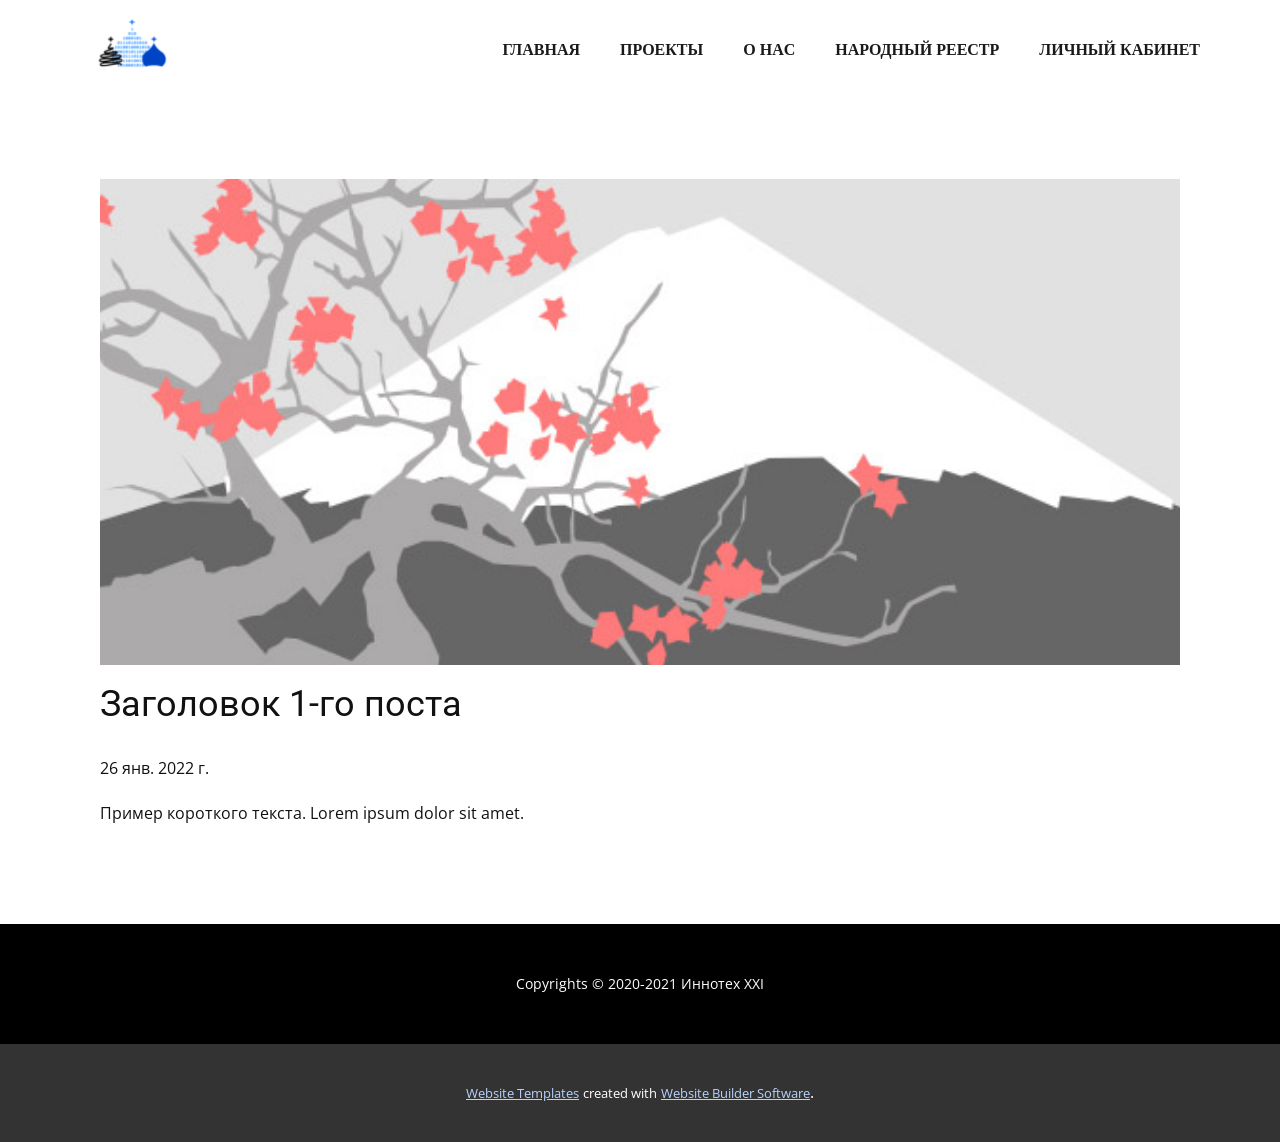
<file: blog/пост.html>
<!doctype html>
<html style="font-size: 16px;"><head>
    <meta name="viewport" content="width=device-width, initial-scale=1.0">
    <meta charset="utf-8">
    <meta name="keywords" content="Заголовок 1-го поста">
    <meta name="description" content="">
    <meta name="page_type" content="np-template-header-footer-from-plugin">
    <title>Заголовок 1-го поста</title>
    <link rel="stylesheet" href="../nicepage.css" media="screen">
<link rel="stylesheet" href="../Post-Template.css" media="screen">
    <script class="u-script" type="text/javascript" src="../jquery.js" defer=""></script>
    <script class="u-script" type="text/javascript" src="../nicepage.js" defer=""></script>
    <meta name="generator" content="Nicepage 4.3.3, nicepage.com">
    <link id="u-theme-google-font" rel="stylesheet" href="https://fonts.googleapis.com/css?family=Roboto:100,100i,300,300i,400,400i,500,500i,700,700i,900,900i|Open+Sans:300,300i,400,400i,600,600i,700,700i,800,800i">
    
    
    <script type="application/ld+json">{
		"@context": "http://schema.org",
		"@type": "Organization",
		"name": "",
		"logo": "images/2022-01-26_18-35-27.png"
}</script>
    <meta name="theme-color" content="#5090f7">
  </head>
  <body class="u-body"><header class="u-align-center-xs u-clearfix u-header u-white u-header" id="sec-75b6"><div class="u-clearfix u-sheet u-sheet-1">
        <a href="https://nicepage.one" class="u-image u-logo u-image-1" data-image-width="120" data-image-height="59">
          <img src="../images/2022-01-26_18-35-27.png" class="u-logo-image u-logo-image-1">
        </a>
        <nav class="u-align-left u-menu u-menu-dropdown u-nav-spacing-25 u-offcanvas u-menu-1" data-responsive-from="LG">
          <div class="menu-collapse" style="font-weight: 700; text-transform: uppercase;">
            <a class="u-button-style u-custom-text-active-color u-custom-text-hover-color u-nav-link" href="#" style="padding: 4px 0px; font-size: calc(1em + 8px);">
              <svg class="u-svg-link" preserveAspectRatio="xMidYMin slice" viewBox="0 0 302 302" style=""><use xmlns:xlink="http://www.w3.org/1999/xlink" xlink:href="#svg-7b92"></use></svg>
              <svg xmlns="http://www.w3.org/2000/svg" xmlns:xlink="http://www.w3.org/1999/xlink" version="1.1" id="svg-7b92" x="0px" y="0px" viewBox="0 0 302 302" style="enable-background:new 0 0 302 302;" xml:space="preserve" class="u-svg-content"><g><rect y="36" width="302" height="30"></rect><rect y="236" width="302" height="30"></rect><rect y="136" width="302" height="30"></rect>
</g><g></g><g></g><g></g><g></g><g></g><g></g><g></g><g></g><g></g><g></g><g></g><g></g><g></g><g></g><g></g></svg>
            </a>
          </div>
          <div class="u-custom-menu u-nav-container">
            <ul class="u-nav u-spacing-20 u-unstyled u-nav-1"><li class="u-nav-item"><a class="u-border-active-palette-1-base u-border-hover-palette-1-base u-button-style u-nav-link u-text-active-palette-1-base u-text-grey-90 u-text-hover-palette-1-light-1" href="../Главная.html" style="padding: 10px;">Главная</a>
</li><li class="u-nav-item"><a class="u-border-active-palette-1-base u-border-hover-palette-1-base u-button-style u-nav-link u-text-active-palette-1-base u-text-grey-90 u-text-hover-palette-1-light-1" href="https://templerevival.com/projects" target="_blank" style="padding: 10px;">Проекты</a>
</li><li class="u-nav-item"><a class="u-border-active-palette-1-base u-border-hover-palette-1-base u-button-style u-nav-link u-text-active-palette-1-base u-text-grey-90 u-text-hover-palette-1-light-1" href="https://templerevival.com/found_organization" target="_blank" style="padding: 10px;">О нac</a>
</li><li class="u-nav-item"><a class="u-border-active-palette-1-base u-border-hover-palette-1-base u-button-style u-nav-link u-text-active-palette-1-base u-text-grey-90 u-text-hover-palette-1-light-1" style="padding: 10px;">народный реестр</a>
</li><li class="u-nav-item"><a class="u-border-active-palette-1-base u-border-hover-palette-1-base u-button-style u-nav-link u-text-active-palette-1-base u-text-grey-90 u-text-hover-palette-1-light-1" href="../index.php" style="padding: 10px;">Личный Кабинет</a>
</li></ul>
          </div>
          <div class="u-custom-menu u-nav-container-collapse">
            <div class="u-align-center u-black u-container-style u-inner-container-layout u-opacity u-opacity-95 u-sidenav">
              <div class="u-inner-container-layout u-sidenav-overflow">
                <div class="u-menu-close"></div>
                <ul class="u-align-center u-nav u-popupmenu-items u-unstyled u-nav-2"><li class="u-nav-item"><a class="u-button-style u-nav-link" href="../Главная.html" style="padding: 10px;">Главная</a>
</li><li class="u-nav-item"><a class="u-button-style u-nav-link" href="https://templerevival.com/projects" target="_blank" style="padding: 10px;">Проекты</a>
</li><li class="u-nav-item"><a class="u-button-style u-nav-link" href="https://templerevival.com/found_organization" target="_blank" style="padding: 10px;">О нac</a>
</li><li class="u-nav-item"><a class="u-button-style u-nav-link" style="padding: 10px;">народный реестр</a>
</li><li class="u-nav-item"><a class="u-button-style u-nav-link" href="../index.php" style="padding: 10px;">Личный Кабинет</a>
</li></ul>
              </div>
            </div>
            <div class="u-black u-menu-overlay u-opacity u-opacity-70"></div>
          </div>
        </nav>
      </div></header>
    <section class="u-align-center u-clearfix u-section-1" id="sec-4349">
      <div class="u-clearfix u-sheet u-valign-middle-md u-valign-middle-sm u-valign-middle-xs u-sheet-1"><!--post_details--><!--post_details_options_json--><!--{"source":""}--><!--/post_details_options_json--><!--blog_post-->
        <div class="u-container-style u-expanded-width u-post-details u-post-details-1">
          <div class="u-container-layout u-valign-middle u-container-layout-1"><!--blog_post_image-->
            <img alt="" class="u-blog-control u-expanded-width u-image u-image-default u-image-1" src="[data-uri]"><!--/blog_post_image--><!--blog_post_header-->
            <h2 class="u-blog-control u-text u-text-1">Заголовок 1-го поста</h2><!--/blog_post_header--><!--blog_post_metadata-->
            <div class="u-blog-control u-metadata u-metadata-1"><!--blog_post_metadata_date-->
              <span class="u-meta-date u-meta-icon">26 янв. 2022 г.</span><!--/blog_post_metadata_date--><!--blog_post_metadata_category-->
              <!--/blog_post_metadata_category--><!--blog_post_metadata_comments-->
              <!--/blog_post_metadata_comments-->
            </div><!--/blog_post_metadata--><!--blog_post_content-->
            <div class="u-align-justify u-blog-control u-post-content u-text u-text-2 fr-view">
  Пример короткого текста. Lorem ipsum dolor sit amet.
  </div><!--/blog_post_content-->
          </div>
        </div><!--/blog_post--><!--/post_details-->
      </div>
    </section>
    
    
    <footer class="u-align-center u-black u-clearfix u-footer u-footer" id="sec-9346"><div class="u-clearfix u-sheet u-sheet-1">
        <p class="u-small-text u-text u-text-variant u-text-1"> Copyrights © 2020-2021 Иннотех XXI</p>
      </div></footer>
    <section class="u-backlink u-clearfix u-grey-80">
      <a class="u-link" href="https://nicepage.com/website-templates" target="_blank">
        <span>Website Templates</span>
      </a>
      <p class="u-text">
        <span>created with</span>
      </p>
      <a class="u-link" href="" target="_blank">
        <span>Website Builder Software</span>
      </a>. 
    </section>
  
</body></html>
</file>
